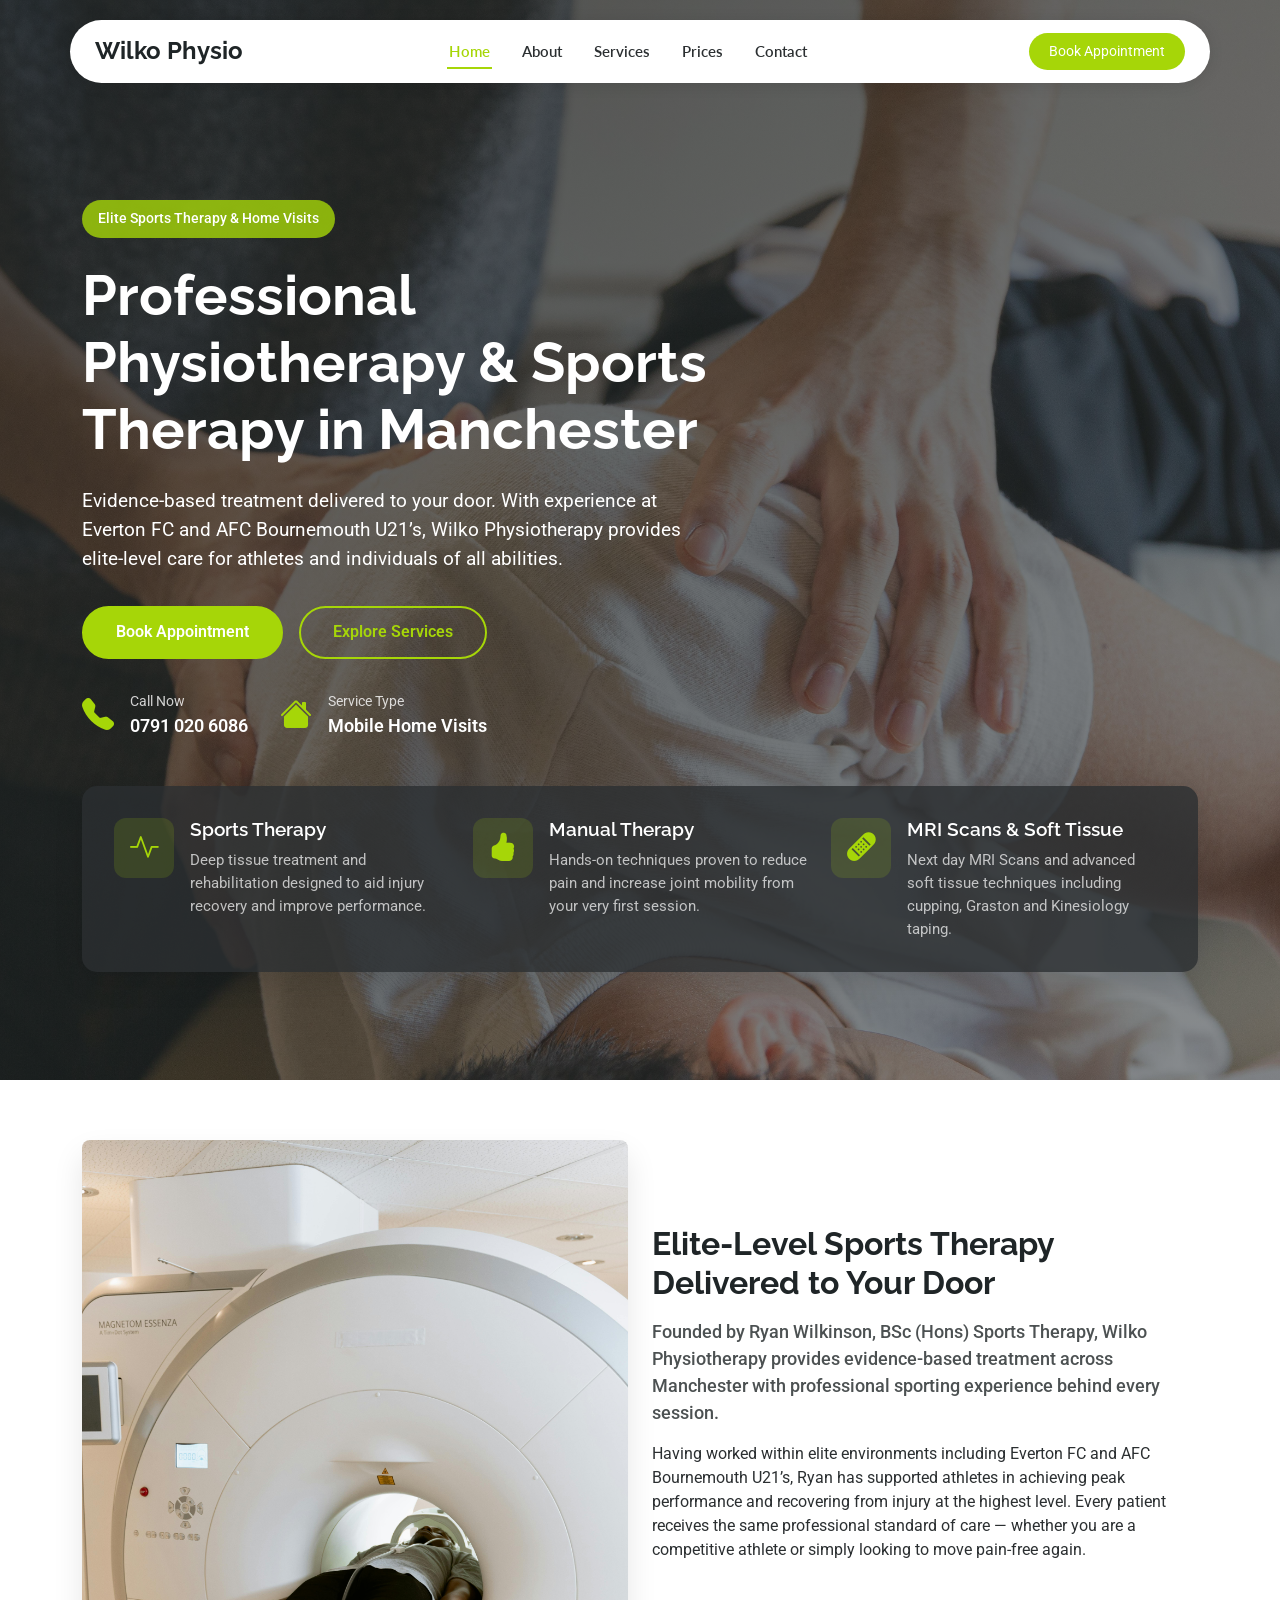
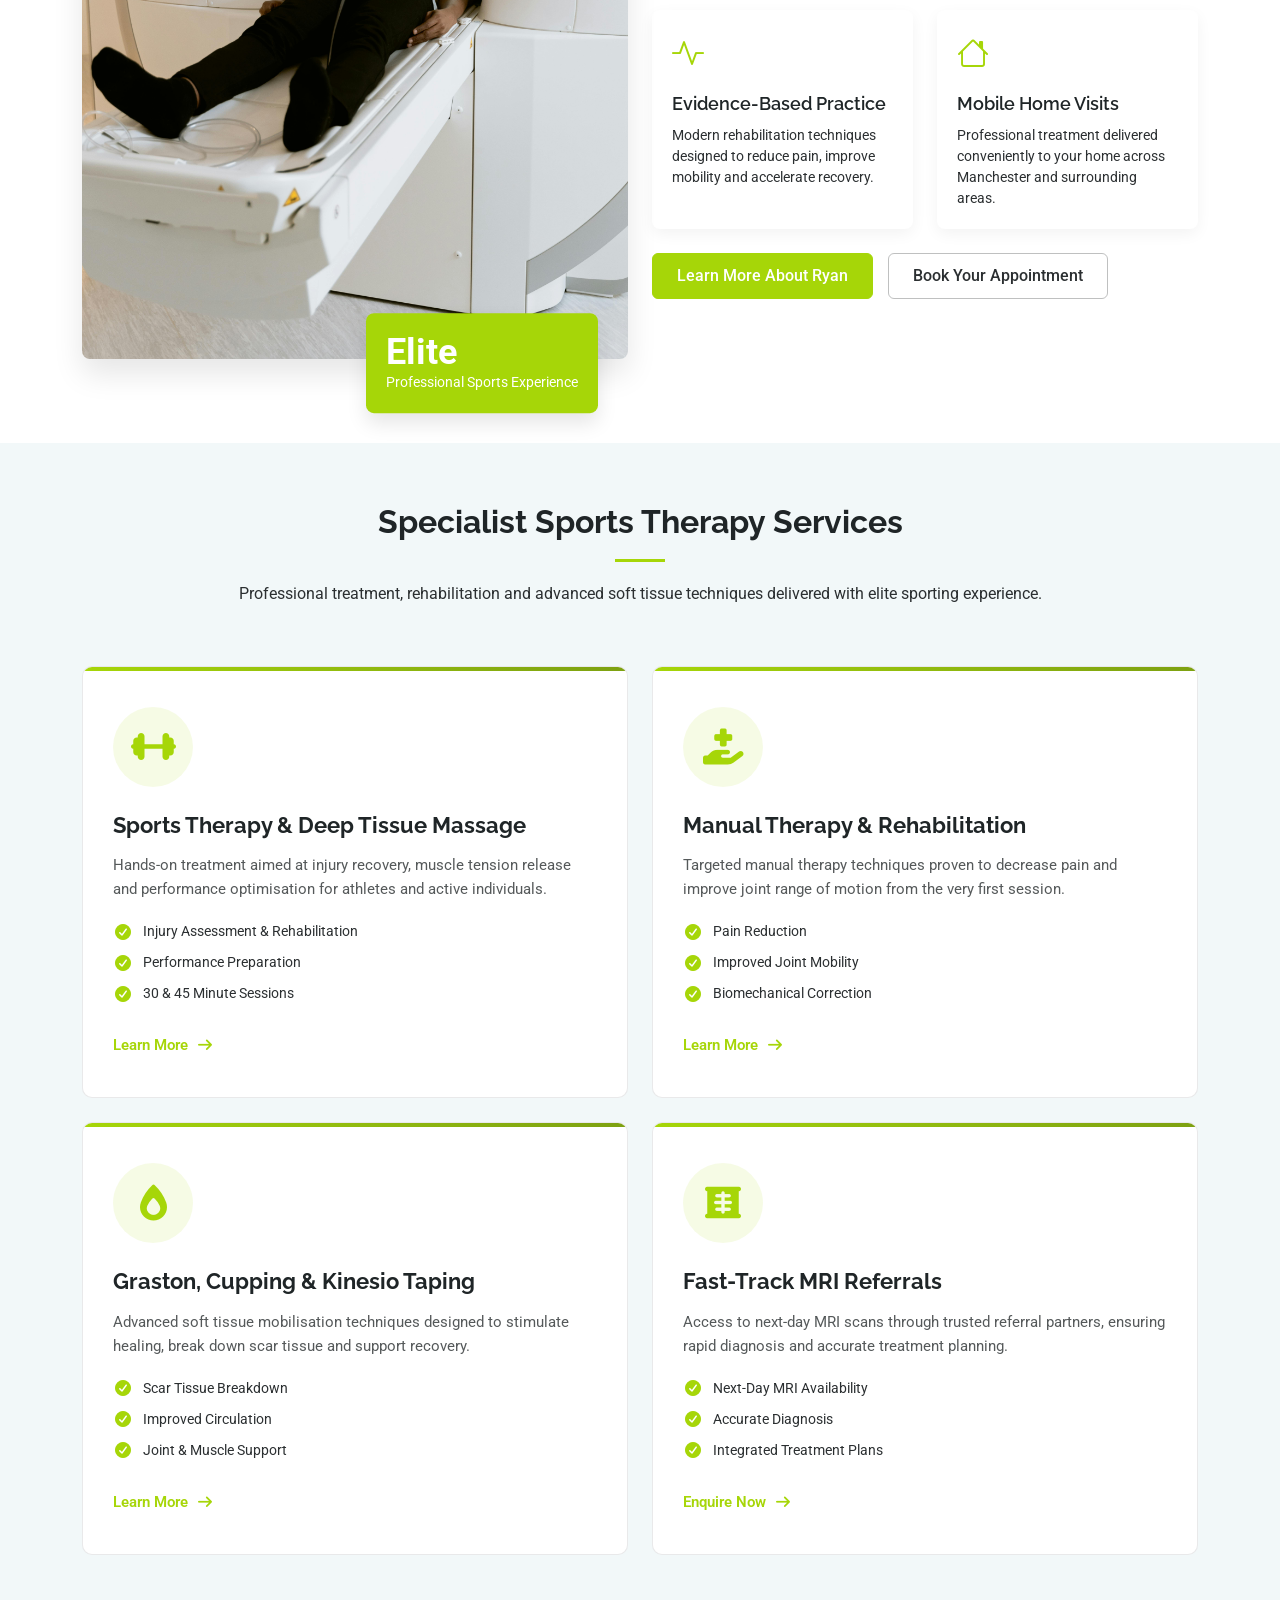
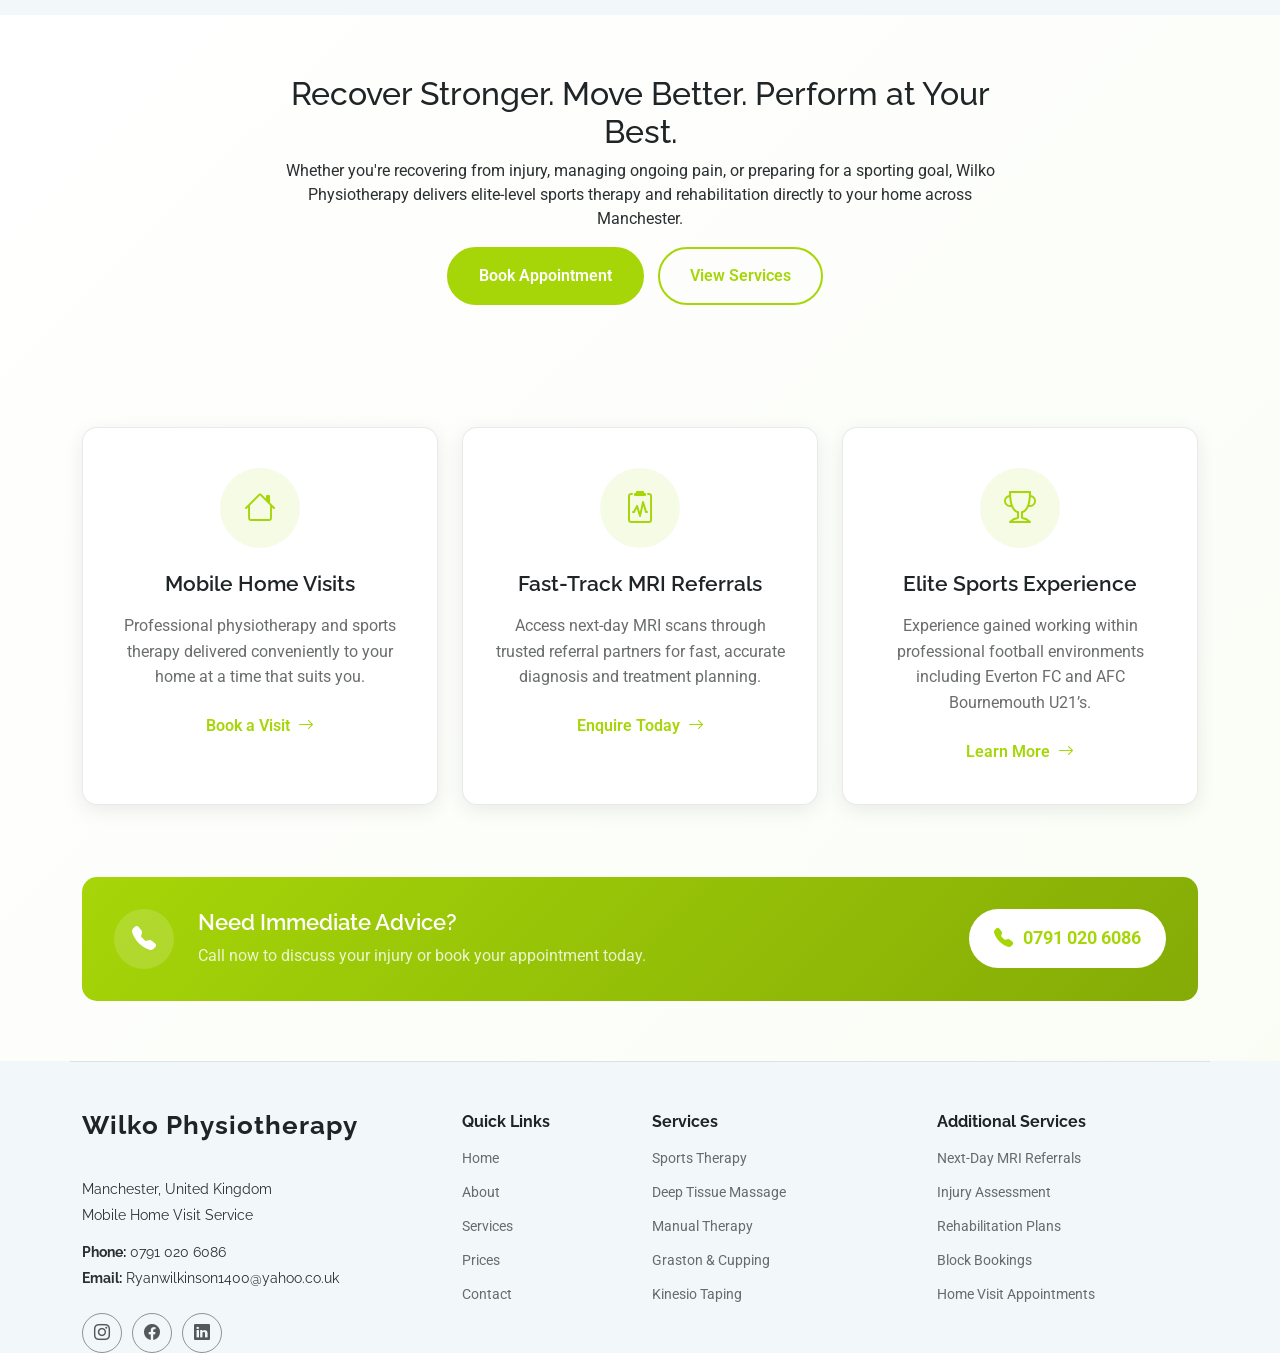
<file: index.html>
<!DOCTYPE html>
<html lang="en">

<head>
  <meta charset="utf-8">
  <meta content="width=device-width, initial-scale=1.0" name="viewport">
  <title>Wilko Physiotherapy & Sports Medicine | Manchester</title>
  <meta name="description" content="Wilko Physiotherapy & Sports Medicine provides professional sports therapy, manual therapy, massage and rehabilitation services across Manchester. Elite-level care delivered to your home.">
  <meta name="keywords" content="Physiotherapy Manchester, Sports Therapy Manchester, Sports Massage, Manual Therapy, Home Visit Physio, Graston Technique, Kinesio Taping">

  <!-- Favicons -->
  <link href="assets/img/favicon.png" rel="icon">
  <link href="assets/img/apple-touch-icon.png" rel="apple-touch-icon">

  <!-- Fonts -->
  <link href="https://fonts.googleapis.com" rel="preconnect">
  <link href="https://fonts.gstatic.com" rel="preconnect" crossorigin>
  <link href="https://fonts.googleapis.com/css2?family=Roboto:ital,wght@0,100;0,300;0,400;0,500;0,700;0,900;1,100;1,300;1,400;1,500;1,700;1,900&family=Lato:ital,wght@0,100;0,300;0,400;0,700;0,900;1,100;1,300;1,400;1,700;1,900&family=Raleway:ital,wght@0,100;0,200;0,300;0,400;0,500;0,600;0,700;0,800;0,900;1,100;1,200;1,300;1,400;1,500;1,600;1,700;1,800;1,900&display=swap" rel="stylesheet">

  <!-- Vendor CSS Files -->
  <link href="assets/vendor/bootstrap/css/bootstrap.min.css" rel="stylesheet">
  <link href="assets/vendor/bootstrap-icons/bootstrap-icons.css" rel="stylesheet">
  <link href="assets/vendor/aos/aos.css" rel="stylesheet">
  <link href="assets/vendor/fontawesome-free/css/all.min.css" rel="stylesheet">
  <link href="assets/vendor/swiper/swiper-bundle.min.css" rel="stylesheet">
  <link href="assets/vendor/glightbox/css/glightbox.min.css" rel="stylesheet">

  <!-- Main CSS File -->
  <link href="assets/css/main.css" rel="stylesheet">
</head>

<body class="index-page">

  <header id="header" class="header d-flex align-items-center fixed-top">
    <div class="header-container container-fluid container-xl position-relative d-flex align-items-center justify-content-between">

      <a href="index.html" class="logo d-flex align-items-center me-auto me-xl-0">
        <!-- Optional: Replace SVG with logo image -->
        <!-- <img src="assets/img/wilko-logo.png" alt="Wilko Physiotherapy Logo"> -->

        <h1 class="sitename">Wilko Physio</h1>
      </a>

      <nav id="navmenu" class="navmenu">
        <ul>
          <li><a href="index.html" class="active">Home</a></li>
          <li><a href="about.html">About</a></li>
          <li><a href="services.html">Services</a></li>
          <li><a href="prices.html">Prices</a></li>
          <li><a href="contact.html">Contact</a></li>
        </ul>
        <i class="mobile-nav-toggle d-xl-none bi bi-list"></i>
      </nav>

      <a class="btn-getstarted" href="contact.html">Book Appointment</a>

    </div>
  </header>

  <main class="main">

 <!-- Hero Section -->
<section id="hero" class="hero section dark-background">
  <div class="container-fluid p-0">
    <div class="hero-wrapper">
      <div class="hero-image">
        <img src="assets/img/gallery/physiopherapy.jpg" alt="Wilko Physiotherapy and Sports Medicine" class="img-fluid">
      </div>

      <div class="hero-content">
        <div class="container">
          <div class="row">
            <div class="col-lg-7 col-md-10" data-aos="fade-right" data-aos-delay="100">
              <div class="content-box">
                <span class="badge-accent" data-aos="fade-up" data-aos-delay="150">Elite Sports Therapy & Home Visits</span>
                <h1 data-aos="fade-up" data-aos-delay="200">Professional Physiotherapy & Sports Therapy in Manchester</h1>
                <p data-aos="fade-up" data-aos-delay="250">
                  Evidence-based treatment delivered to your door. With experience at Everton FC and AFC Bournemouth U21’s, Wilko Physiotherapy provides elite-level care for athletes and individuals of all abilities.
                </p>

                <div class="cta-group" data-aos="fade-up" data-aos-delay="300">
                  <a href="contact.html" class="btn btn-primary">Book Appointment</a>
                  <a href="services.html" class="btn btn-outline">Explore Services</a>
                </div>

                <div class="info-badges" data-aos="fade-up" data-aos-delay="350">
                  <div class="badge-item">
                    <i class="bi bi-telephone-fill"></i>
                    <div class="badge-content">
                      <span>Call Now</span>
                      <strong>0791 020 6086</strong>
                    </div>
                  </div>
                  <div class="badge-item">
                    <i class="bi bi-house-fill"></i>
                    <div class="badge-content">
                      <span>Service Type</span>
                      <strong>Mobile Home Visits</strong>
                    </div>
                  </div>
                </div>
              </div>
            </div>
          </div>

          <div class="features-wrapper">
            <div class="row gy-4">

              <div class="col-lg-4">
                <div class="feature-item" data-aos="fade-up" data-aos-delay="450">
                  <div class="feature-icon">
                    <i class="bi bi-activity"></i>
                  </div>
                  <div class="feature-text">
                    <h3>Sports Therapy</h3>
                    <p>Deep tissue treatment and rehabilitation designed to aid injury recovery and improve performance.</p>
                  </div>
                </div>
              </div>

              <div class="col-lg-4">
                <div class="feature-item" data-aos="fade-up" data-aos-delay="500">
                  <div class="feature-icon">
                    <i class="bi bi-hand-thumbs-up-fill"></i>
                  </div>
                  <div class="feature-text">
                    <h3>Manual Therapy</h3>
                    <p>Hands-on techniques proven to reduce pain and increase joint mobility from your very first session.</p>
                  </div>
                </div>
              </div>

              <div class="col-lg-4">
                <div class="feature-item" data-aos="fade-up" data-aos-delay="550">
                  <div class="feature-icon">
                    <i class="bi bi-bandaid-fill"></i>
                  </div>
                  <div class="feature-text">
                    <h3>MRI Scans & Soft Tissue</h3>
                    <p>Next day MRI Scans and advanced soft tissue techniques including cupping, Graston and Kinesiology taping.</p>
                  </div>
                </div>
              </div>

            </div>
          </div>

        </div>
      </div>
    </div>
  </div>
</section><!-- /Hero Section -->

    <!-- Home About Section --> 
<section id="home-about" class="home-about section">

  <div class="container" data-aos="fade-up" data-aos-delay="100">

    <div class="row gy-5 align-items-center">
      <div class="col-lg-6" data-aos="fade-right" data-aos-delay="200">
        <div class="about-image">
          <img src="assets/img/gallery/mri-scan.jpg" alt="Wilko Physiotherapy Treatment" class="img-fluid rounded-3 mb-4">
          <div class="experience-badge">
            <span class="years">Elite</span>
            <span class="text">Professional Sports Experience</span>
          </div>
        </div>
      </div>

      <div class="col-lg-6" data-aos="fade-left" data-aos-delay="300">
        <div class="about-content">
          <h2>Elite-Level Sports Therapy Delivered to Your Door</h2>
          <p class="lead">
            Founded by Ryan Wilkinson, BSc (Hons) Sports Therapy, Wilko Physiotherapy provides evidence-based treatment across Manchester with professional sporting experience behind every session.
          </p>

          <p>
            Having worked within elite environments including Everton FC and AFC Bournemouth U21’s, Ryan has supported athletes in achieving peak performance and recovering from injury at the highest level. Every patient receives the same professional standard of care — whether you are a competitive athlete or simply looking to move pain-free again.
          </p>

          <div class="row g-4 mt-4">
            <div class="col-md-6" data-aos="fade-up" data-aos-delay="400">
              <div class="feature-item">
                <div class="icon">
                  <i class="bi bi-activity"></i>
                </div>
                <h4>Evidence-Based Practice</h4>
                <p>Modern rehabilitation techniques designed to reduce pain, improve mobility and accelerate recovery.</p>
              </div>
            </div>

            <div class="col-md-6" data-aos="fade-up" data-aos-delay="500">
              <div class="feature-item">
                <div class="icon">
                  <i class="bi bi-house"></i>
                </div>
                <h4>Mobile Home Visits</h4>
                <p>Professional treatment delivered conveniently to your home across Manchester and surrounding areas.</p>
              </div>
            </div>
          </div>

          <div class="cta-wrapper mt-4">
            <a href="about.html" class="btn btn-primary">Learn More About Ryan</a>
            <a href="contact.html" class="btn btn-outline">Book Your Appointment</a>
          </div>
        </div>
      </div>
    </div>

</section><!-- /Home About Section -->

   <!-- Featured Services Section -->
<section id="featured-services" class="featured-services section light-background">

  <!-- Section Title -->
  <div class="container section-title" data-aos="fade-up">
    <h2>Specialist Sports Therapy Services</h2>
    <p>Professional treatment, rehabilitation and advanced soft tissue techniques delivered with elite sporting experience.</p>
  </div><!-- End Section Title -->

  <div class="container" data-aos="fade-up" data-aos-delay="100">

    <div class="row gy-4">

      <div class="col-lg-6" data-aos="fade-up" data-aos-delay="200">
        <div class="service-card">
          <div class="service-icon">
            <i class="fas fa-dumbbell"></i>
          </div>
          <div class="service-content">
            <h3>Sports Therapy & Deep Tissue Massage</h3>
            <p>Hands-on treatment aimed at injury recovery, muscle tension release and performance optimisation for athletes and active individuals.</p>
            <ul class="service-features">
              <li><i class="fas fa-check-circle"></i>Injury Assessment & Rehabilitation</li>
              <li><i class="fas fa-check-circle"></i>Performance Preparation</li>
              <li><i class="fas fa-check-circle"></i>30 & 45 Minute Sessions</li>
            </ul>
            <a href="services.html" class="service-btn">
              Learn More
              <i class="fas fa-arrow-right"></i>
            </a>
          </div>
        </div>
      </div><!-- End Service Card -->

      <div class="col-lg-6" data-aos="fade-up" data-aos-delay="300">
        <div class="service-card">
          <div class="service-icon">
            <i class="fas fa-hand-holding-medical"></i>
          </div>
          <div class="service-content">
            <h3>Manual Therapy & Rehabilitation</h3>
            <p>Targeted manual therapy techniques proven to decrease pain and improve joint range of motion from the very first session.</p>
            <ul class="service-features">
              <li><i class="fas fa-check-circle"></i>Pain Reduction</li>
              <li><i class="fas fa-check-circle"></i>Improved Joint Mobility</li>
              <li><i class="fas fa-check-circle"></i>Biomechanical Correction</li>
            </ul>
            <a href="services.html" class="service-btn">
              Learn More
              <i class="fas fa-arrow-right"></i>
            </a>
          </div>
        </div>
      </div><!-- End Service Card -->

      <div class="col-lg-6" data-aos="fade-up" data-aos-delay="400">
        <div class="service-card">
          <div class="service-icon">
            <i class="fas fa-burn"></i>
          </div>
          <div class="service-content">
            <h3>Graston, Cupping & Kinesio Taping</h3>
            <p>Advanced soft tissue mobilisation techniques designed to stimulate healing, break down scar tissue and support recovery.</p>
            <ul class="service-features">
              <li><i class="fas fa-check-circle"></i>Scar Tissue Breakdown</li>
              <li><i class="fas fa-check-circle"></i>Improved Circulation</li>
              <li><i class="fas fa-check-circle"></i>Joint & Muscle Support</li>
            </ul>
            <a href="services.html" class="service-btn">
              Learn More
              <i class="fas fa-arrow-right"></i>
            </a>
          </div>
        </div>
      </div><!-- End Service Card -->

      <div class="col-lg-6" data-aos="fade-up" data-aos-delay="500">
        <div class="service-card">
          <div class="service-icon">
            <i class="fas fa-x-ray"></i>
          </div>
          <div class="service-content">
            <h3>Fast-Track MRI Referrals</h3>
            <p>Access to next-day MRI scans through trusted referral partners, ensuring rapid diagnosis and accurate treatment planning.</p>
            <ul class="service-features">
              <li><i class="fas fa-check-circle"></i>Next-Day MRI Availability</li>
              <li><i class="fas fa-check-circle"></i>Accurate Diagnosis</li>
              <li><i class="fas fa-check-circle"></i>Integrated Treatment Plans</li>
            </ul>
            <a href="contact.html" class="service-btn">
              Enquire Now
              <i class="fas fa-arrow-right"></i>
            </a>
          </div>
        </div>
      </div><!-- End Service Card -->

    </div>

  </div>

</section><!-- /Featured Services Section -->

   
  <!-- Call To Action Section -->
<section id="call-to-action" class="call-to-action section">

  <div class="container" data-aos="fade-up" data-aos-delay="100">

    <div class="row justify-content-center">
      <div class="col-lg-8 text-center">
        <h2 data-aos="fade-up" data-aos-delay="200">Recover Stronger. Move Better. Perform at Your Best.</h2>
        <p data-aos="fade-up" data-aos-delay="250">
          Whether you're recovering from injury, managing ongoing pain, or preparing for a sporting goal, Wilko Physiotherapy delivers elite-level sports therapy and rehabilitation directly to your home across Manchester.
        </p>

        <div class="cta-buttons" data-aos="fade-up" data-aos-delay="300">
          <a href="contact.html" class="btn-primary">Book Appointment</a>
          <a href="services.html" class="btn-secondary">View Services</a>
        </div>
      </div>
    </div>

    <div class="row features-row" data-aos="fade-up" data-aos-delay="400">

      <div class="col-lg-4 col-md-6 mb-4">
        <div class="feature-card">
          <div class="icon-wrapper">
            <i class="bi bi-house"></i>
          </div>
          <h5>Mobile Home Visits</h5>
          <p>Professional physiotherapy and sports therapy delivered conveniently to your home at a time that suits you.</p>
          <a href="contact.html" class="feature-link">
            <span>Book a Visit</span>
            <i class="bi bi-arrow-right"></i>
          </a>
        </div>
      </div>

      <div class="col-lg-4 col-md-6 mb-4">
        <div class="feature-card">
          <div class="icon-wrapper">
            <i class="bi bi-clipboard2-pulse"></i>
          </div>
          <h5>Fast-Track MRI Referrals</h5>
          <p>Access next-day MRI scans through trusted referral partners for fast, accurate diagnosis and treatment planning.</p>
          <a href="contact.html" class="feature-link">
            <span>Enquire Today</span>
            <i class="bi bi-arrow-right"></i>
          </a>
        </div>
      </div>

      <div class="col-lg-4 col-md-6 mb-4">
        <div class="feature-card">
          <div class="icon-wrapper">
            <i class="bi bi-trophy"></i>
          </div>
          <h5>Elite Sports Experience</h5>
          <p>Experience gained working within professional football environments including Everton FC and AFC Bournemouth U21’s.</p>
          <a href="about.html" class="feature-link">
            <span>Learn More</span>
            <i class="bi bi-arrow-right"></i>
          </a>
        </div>
      </div>

    </div>

    <div class="emergency-alert" data-aos="zoom-in" data-aos-delay="500">
      <div class="row align-items-center">
        <div class="col-lg-8">
          <div class="emergency-content">
            <div class="emergency-icon">
              <i class="bi bi-telephone-fill"></i>
            </div>
            <div class="emergency-text">
              <h4>Need Immediate Advice?</h4>
              <p>Call now to discuss your injury or book your appointment today.</p>
            </div>
          </div>
        </div>
        <div class="col-lg-4 text-end">
          <a href="tel:07910206086" class="emergency-btn">
            <i class="bi bi-telephone-fill"></i>
            0791 020 6086
          </a>
        </div>
      </div>
    </div>

  </div>

</section><!-- /Call To Action Section -->

   
  </main>
<footer id="footer" class="footer position-relative light-background">

  <div class="container footer-top">
    <div class="row gy-4">

      <!-- About / Contact -->
      <div class="col-lg-4 col-md-6 footer-about">
        <a href="index.html" class="logo d-flex align-items-center">
          <span class="sitename">Wilko Physiotherapy</span>
        </a>
        <div class="footer-contact pt-3">
          <p>Manchester, United Kingdom</p>
          <p>Mobile Home Visit Service</p>
          <p class="mt-3"><strong>Phone:</strong> <span>0791 020 6086</span></p>
          <p><strong>Email:</strong> <span>Ryanwilkinson1400@yahoo.co.uk</span></p>
        </div>
        <div class="social-links d-flex mt-4">
          <!-- Add real links when available -->
          <a href="https://www.instagram.com/ryan.wilkinson19/"><i class="bi bi-instagram"></i></a>
          <a href="#"><i class="bi bi-facebook"></i></a>
          <a href="#"><i class="bi bi-linkedin"></i></a>
        </div>
      </div>

      <!-- Quick Links -->
      <div class="col-lg-2 col-md-3 footer-links">
        <h4>Quick Links</h4>
        <ul>
          <li><a href="index.html">Home</a></li>
          <li><a href="about.html">About</a></li>
          <li><a href="services.html">Services</a></li>
          <li><a href="prices.html">Prices</a></li>
          <li><a href="contact.html">Contact</a></li>
        </ul>
      </div>

      <!-- Services -->
      <div class="col-lg-3 col-md-4 footer-links">
        <h4>Services</h4>
        <ul>
          <li><a href="services.html">Sports Therapy</a></li>
          <li><a href="services.html">Deep Tissue Massage</a></li>
          <li><a href="services.html">Manual Therapy</a></li>
          <li><a href="services.html">Graston & Cupping</a></li>
          <li><a href="services.html">Kinesio Taping</a></li>
        </ul>
      </div>

      <!-- MRI & Booking Info -->
      <div class="col-lg-3 col-md-4 footer-links">
        <h4>Additional Services</h4>
        <ul>
          <li><a href="contact.html">Next-Day MRI Referrals</a></li>
          <li><a href="contact.html">Injury Assessment</a></li>
          <li><a href="contact.html">Rehabilitation Plans</a></li>
          <li><a href="contact.html">Block Bookings</a></li>
          <li><a href="contact.html">Home Visit Appointments</a></li>
        </ul>
      </div>

    </div>
  </div>

</footer>

  <!-- Scroll Top -->
  <a href="#" id="scroll-top" class="scroll-top d-flex align-items-center justify-content-center"><i class="bi bi-arrow-up-short"></i></a>

  <!-- Preloader -->
  <div id="preloader"></div>

  <!-- Vendor JS Files -->
  <script src="assets/vendor/bootstrap/js/bootstrap.bundle.min.js"></script>
  <script src="assets/vendor/aos/aos.js"></script>
  <script src="assets/vendor/purecounter/purecounter_vanilla.js"></script>
  <script src="assets/vendor/swiper/swiper-bundle.min.js"></script>
  <script src="assets/vendor/imagesloaded/imagesloaded.pkgd.min.js"></script>
  <script src="assets/vendor/isotope-layout/isotope.pkgd.min.js"></script>
  <script src="assets/vendor/glightbox/js/glightbox.min.js"></script>

  <!-- Main JS File -->
  <script src="assets/js/main.js"></script>

</body>

</html>
</file>
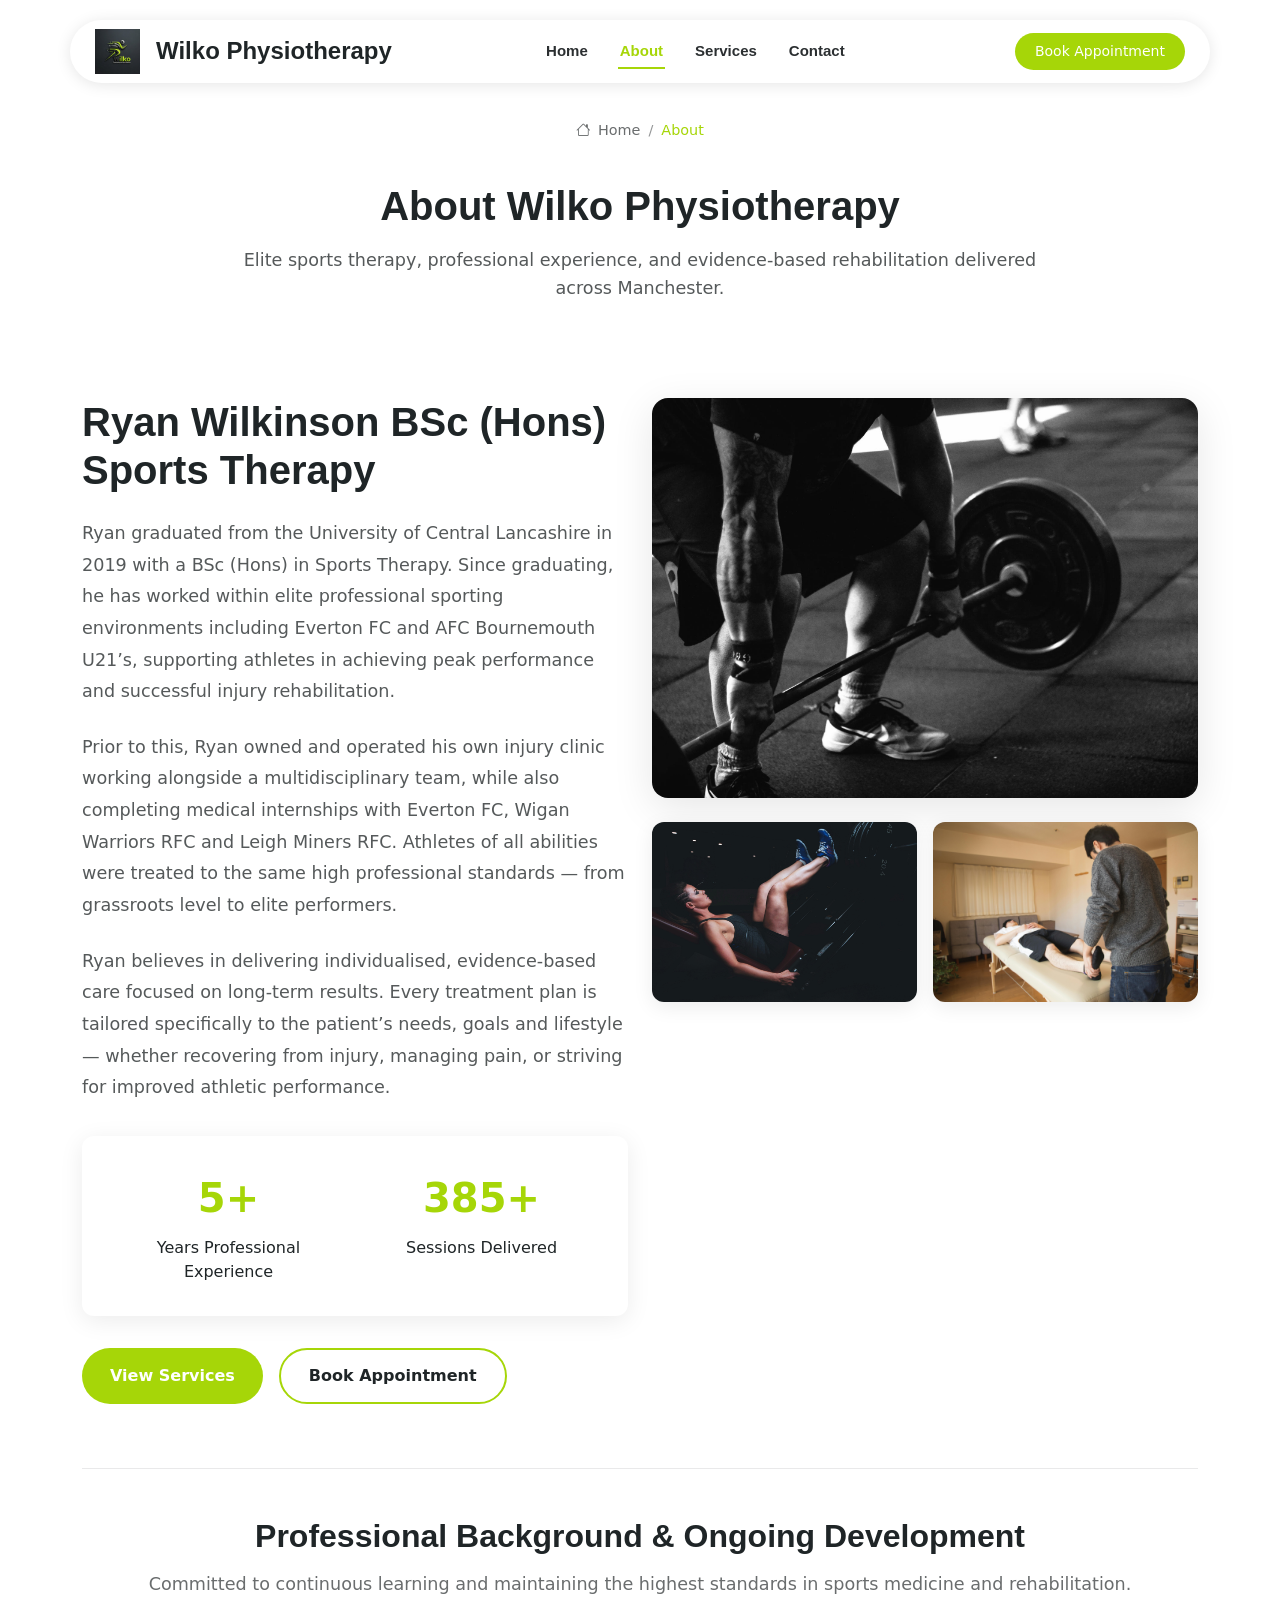
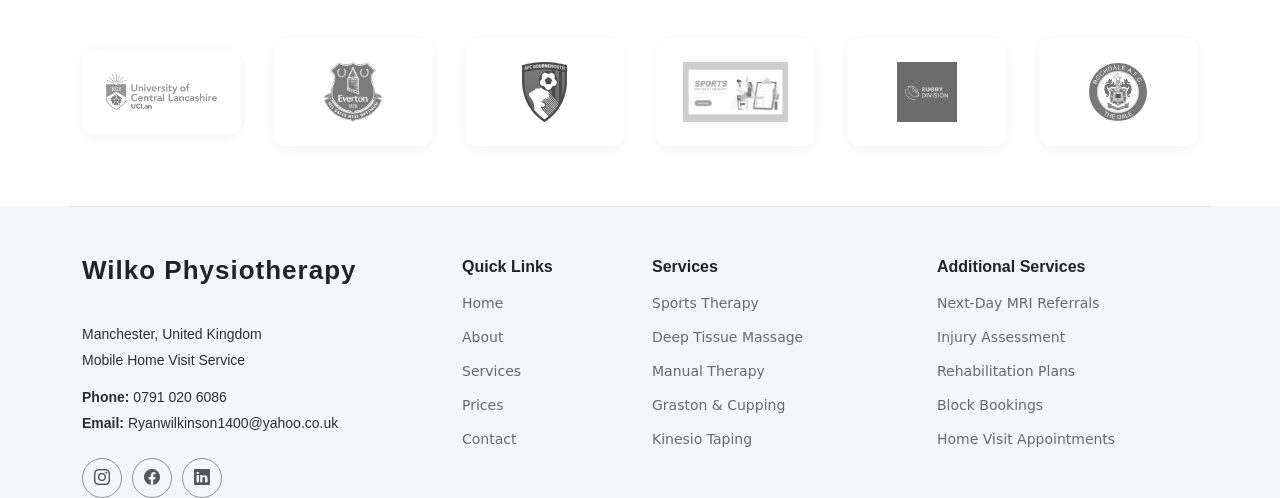
<file: about.html>
<!DOCTYPE html>
<html lang="en">

<head>
  <meta charset="utf-8">
  <meta content="width=device-width, initial-scale=1.0" name="viewport">

  <title>About | Wilko Physiotherapy Manchester</title>
  <meta name="description" content="Learn more about Wilko Physiotherapy in Manchester. Expert sports therapy, injury rehabilitation and performance treatment delivered by Ryan Wilkinson BSc (Hons).">
  <meta name="keywords" content="Sports Therapist Manchester, Physiotherapy Manchester, Injury Rehabilitation, Sports Massage Manchester, Wilko Physiotherapy">

  <!-- Favicons -->
  <link href="assets/img/wilko-favicon.png" rel="icon">
  <link href="assets/img/wilko-apple-touch.png" rel="apple-touch-icon">

  <!-- Google Fonts (Clean + Modern) -->
  <link href="https://fonts.googleapis.com" rel="preconnect">
  <link href="https://fonts.gstatic.com" rel="preconnect" crossorigin>
  <link href="https://fonts.googleapis.com/css2?family=Montserrat:wght@400;500;600;700&family=Inter:wght@300;400;500;600&display=swap" rel="stylesheet">

  <!-- Vendor CSS Files -->
  <link href="assets/vendor/bootstrap/css/bootstrap.min.css" rel="stylesheet">
  <link href="assets/vendor/bootstrap-icons/bootstrap-icons.css" rel="stylesheet">
  <link href="assets/vendor/aos/aos.css" rel="stylesheet">
  <link href="assets/vendor/fontawesome-free/css/all.min.css" rel="stylesheet">
  <link href="assets/vendor/swiper/swiper-bundle.min.css" rel="stylesheet">
  <link href="assets/vendor/glightbox/css/glightbox.min.css" rel="stylesheet">

  <!-- Main CSS File -->
  <link href="assets/css/main.css" rel="stylesheet">

</head>

<body class="about-page">

  <header id="header" class="header d-flex align-items-center fixed-top">
    <div class="header-container container-fluid container-xl position-relative d-flex align-items-center justify-content-between">

      <!-- Logo -->
      <a href="index.html" class="logo d-flex align-items-center me-auto me-xl-0">
        <img src="assets/img/gallery/wilkophysio.jpg" alt="Wilko Physiotherapy Logo" style="max-height: 45px;">
        <h1 class="sitename ms-2">Wilko Physiotherapy</h1>
      </a>

      <!-- Navigation -->
      <nav id="navmenu" class="navmenu">
        <ul>
          <li><a href="index.html">Home</a></li>
          <li><a href="about.html" class="active">About</a></li>
          <li><a href="services.html">Services</a></li>
          <li><a href="contact.html">Contact</a></li>
        </ul>
        <i class="mobile-nav-toggle d-xl-none bi bi-list"></i>
      </nav>

      <!-- CTA Button -->
      <a class="btn-getstarted" href="contact.html">Book Appointment</a>

    </div>
  </header>

  <main class="main">

  <!-- Page Title -->
  <div class="page-title">
    <div class="breadcrumbs">
      <nav aria-label="breadcrumb">
        <ol class="breadcrumb">
          <li class="breadcrumb-item"><a href="index.html"><i class="bi bi-house"></i> Home</a></li>
          <li class="breadcrumb-item active current">About</li>
        </ol>
      </nav>
    </div>

    <div class="title-wrapper">
      <h1>About Wilko Physiotherapy</h1>
      <p>Elite sports therapy, professional experience, and evidence-based rehabilitation delivered across Manchester.</p>
    </div>
  </div><!-- End Page Title -->

  <!-- About Section -->
  <section id="about" class="about section">

    <div class="container" data-aos="fade-up" data-aos-delay="100">

      <div class="row gy-4">
        <div class="col-lg-6">
          <div class="content">
            <h2>Ryan Wilkinson BSc (Hons) Sports Therapy</h2>
            <p>
              Ryan graduated from the University of Central Lancashire in 2019 with a BSc (Hons) in Sports Therapy. Since graduating, he has worked within elite professional sporting environments including Everton FC and AFC Bournemouth U21’s, supporting athletes in achieving peak performance and successful injury rehabilitation.
            </p>
            <p>
              Prior to this, Ryan owned and operated his own injury clinic working alongside a multidisciplinary team, while also completing medical internships with Everton FC, Wigan Warriors RFC and Leigh Miners RFC. Athletes of all abilities were treated to the same high professional standards — from grassroots level to elite performers.
            </p>
            <p>
              Ryan believes in delivering individualised, evidence-based care focused on long-term results. Every treatment plan is tailored specifically to the patient’s needs, goals and lifestyle — whether recovering from injury, managing pain, or striving for improved athletic performance.
            </p>

            <div class="stats-container" data-aos="fade-up" data-aos-delay="200">
              <div class="row gy-4">
                <div class="col-sm-6 col-lg-12 col-xl-6">
                  <div class="stat-item">
                    <div class="stat-number">
                      <span data-purecounter-start="0" data-purecounter-end="6" data-purecounter-duration="1" class="purecounter"></span>+
                    </div>
                    <div class="stat-label">Years Professional Experience</div>
                  </div>
                </div>
                <div class="col-sm-6 col-lg-12 col-xl-6">
                  <div class="stat-item">
                    <div class="stat-number">
                      <span data-purecounter-start="0" data-purecounter-end="1000" data-purecounter-duration="2" class="purecounter"></span>+
                    </div>
                    <div class="stat-label">Sessions Delivered</div>
                  </div>
                </div>
              </div>
            </div>

            <div class="cta-buttons" data-aos="fade-up" data-aos-delay="300">
              <a href="services.html" class="btn-primary">View Services</a>
              <a href="contact.html" class="btn-secondary">Book Appointment</a>
            </div>
          </div>
        </div>

        <div class="col-lg-6">
          <div class="image-section" data-aos="fade-left" data-aos-delay="200">
            <div class="main-image">
              <img src="assets/img/gallery/gymsnatch.jpg" alt="Sports Therapy Consultation" class="img-fluid">
            </div>
            <div class="image-grid">
              <div class="grid-item">
                <img src="assets/img/gallery/legpress.jpg" alt="Rehabilitation Session" class="img-fluid">
              </div>
              <div class="grid-item">
                <img src="assets/img/gallery/massage.jpg" alt="Manual Therapy Treatment" class="img-fluid">
              </div>
            </div>
          </div>
        </div>
      </div>

      <div class="certifications-section" data-aos="fade-up" data-aos-delay="400">
        <div class="row">
          <div class="col-lg-12">
            <div class="section-header">
              <h3>Professional Background & Ongoing Development</h3>
              <p>Committed to continuous learning and maintaining the highest standards in sports medicine and rehabilitation.</p>
            </div>
            <div class="certifications-grid">
              <div class="certification-item">
                <img src="assets/img/gallery/uni-lancashire.png" alt="University of Central Lancashire" class="img-fluid">
              </div>
              <div class="certification-item">
                <img src="assets/img/gallery/everton.png" alt="Everton FC Experience" class="img-fluid">
              </div>
              <div class="certification-item">
                <img src="assets/img/gallery/bournemoth.svg" alt="AFC Bournemouth U21s" class="img-fluid">
              </div>
              <div class="certification-item">
                <img src="assets/img/gallery/8443582.jpg" alt="Rugby Club Experience" class="img-fluid">
              </div>
              <div class="certification-item">
                <img src="assets/img/gallery/v1048-025.jpg" alt="Sports Therapy Qualification" class="img-fluid">
              </div>
              <div class="certification-item">
                <img src="assets/img/gallery/rochdale.svg" alt="Ongoing Professional Development" class="img-fluid">
              </div>
            </div>
          </div>
        </div>
      </div>

    </div>

  </section><!-- /About Section -->

  </main>

 <footer id="footer" class="footer position-relative light-background">

  <div class="container footer-top">
    <div class="row gy-4">

      <!-- About / Contact -->
      <div class="col-lg-4 col-md-6 footer-about">
        <a href="index.html" class="logo d-flex align-items-center">
          <span class="sitename">Wilko Physiotherapy</span>
        </a>
        <div class="footer-contact pt-3">
          <p>Manchester, United Kingdom</p>
          <p>Mobile Home Visit Service</p>
          <p class="mt-3"><strong>Phone:</strong> <span>0791 020 6086</span></p>
          <p><strong>Email:</strong> <span>Ryanwilkinson1400@yahoo.co.uk</span></p>
        </div>
        <div class="social-links d-flex mt-4">
          <!-- Add real links when available -->
          <a href="https://www.instagram.com/ryan.wilkinson19/"><i class="bi bi-instagram"></i></a>
          <a href="#"><i class="bi bi-facebook"></i></a>
          <a href="#"><i class="bi bi-linkedin"></i></a>
        </div>
      </div>

      <!-- Quick Links -->
      <div class="col-lg-2 col-md-3 footer-links">
        <h4>Quick Links</h4>
        <ul>
          <li><a href="index.html">Home</a></li>
          <li><a href="about.html">About</a></li>
          <li><a href="services.html">Services</a></li>
          <li><a href="prices.html">Prices</a></li>
          <li><a href="contact.html">Contact</a></li>
        </ul>
      </div>

      <!-- Services -->
      <div class="col-lg-3 col-md-4 footer-links">
        <h4>Services</h4>
        <ul>
          <li><a href="services.html">Sports Therapy</a></li>
          <li><a href="services.html">Deep Tissue Massage</a></li>
          <li><a href="services.html">Manual Therapy</a></li>
          <li><a href="services.html">Graston & Cupping</a></li>
          <li><a href="services.html">Kinesio Taping</a></li>
        </ul>
      </div>

      <!-- MRI & Booking Info -->
      <div class="col-lg-3 col-md-4 footer-links">
        <h4>Additional Services</h4>
        <ul>
          <li><a href="contact.html">Next-Day MRI Referrals</a></li>
          <li><a href="contact.html">Injury Assessment</a></li>
          <li><a href="contact.html">Rehabilitation Plans</a></li>
          <li><a href="contact.html">Block Bookings</a></li>
          <li><a href="contact.html">Home Visit Appointments</a></li>
        </ul>
      </div>

    </div>
  </div>

</footer>


  <!-- Scroll Top -->
  <a href="#" id="scroll-top" class="scroll-top d-flex align-items-center justify-content-center"><i class="bi bi-arrow-up-short"></i></a>

  <!-- Preloader -->
  <div id="preloader"></div>

  <!-- Vendor JS Files -->
  <script src="assets/vendor/bootstrap/js/bootstrap.bundle.min.js"></script>
  <script src="assets/vendor/aos/aos.js"></script>
  <script src="assets/vendor/purecounter/purecounter_vanilla.js"></script>
  <script src="assets/vendor/swiper/swiper-bundle.min.js"></script>
  <script src="assets/vendor/imagesloaded/imagesloaded.pkgd.min.js"></script>
  <script src="assets/vendor/isotope-layout/isotope.pkgd.min.js"></script>
  <script src="assets/vendor/glightbox/js/glightbox.min.js"></script>

  <!-- Main JS File -->
  <script src="assets/js/main.js"></script>

</body>

</html>
</file>
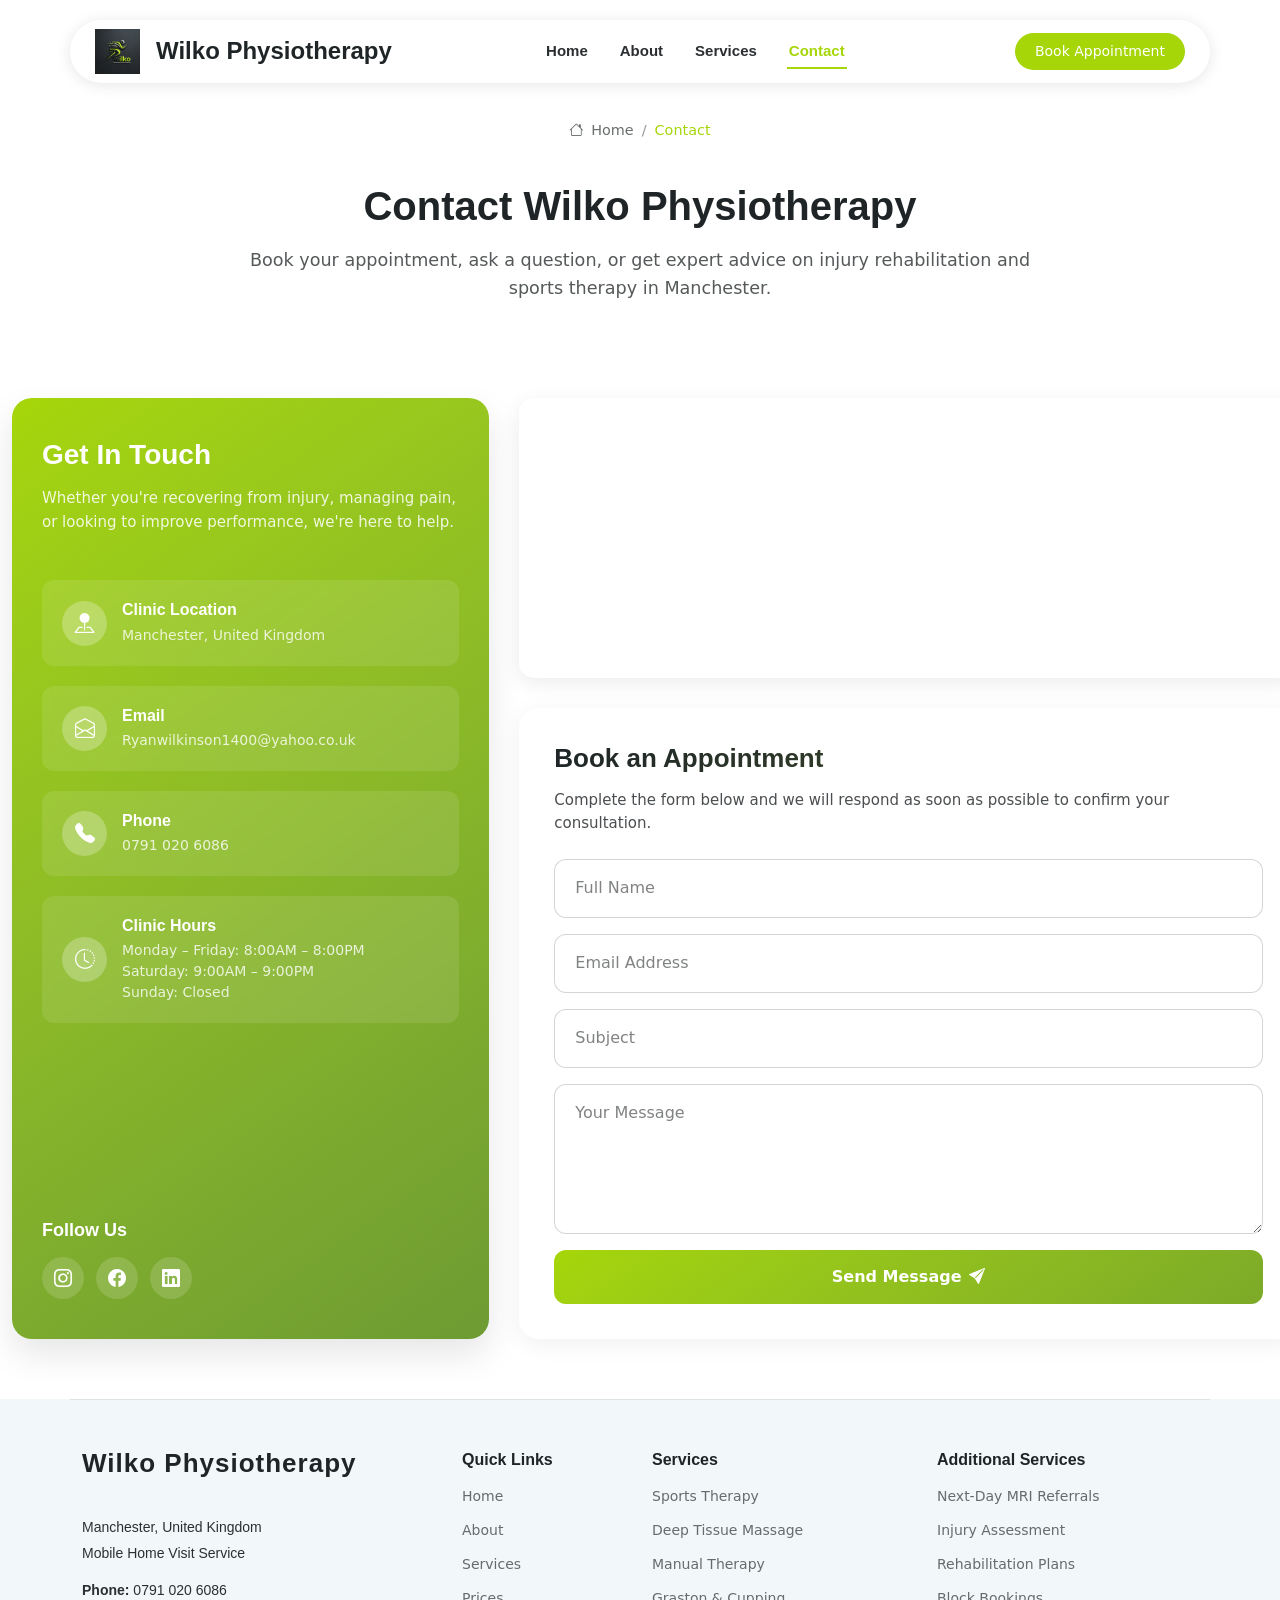
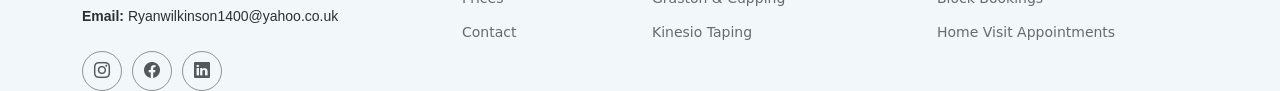
<file: contact.html>
<!DOCTYPE html>
<html lang="en">

<head>
  <meta charset="utf-8">
  <meta content="width=device-width, initial-scale=1.0" name="viewport">

  <title>Contact | Wilko Physiotherapy Manchester</title>
  <meta name="description" content="Contact Wilko Physiotherapy in Manchester to book your sports therapy, injury rehabilitation or sports massage appointment.">
  <meta name="keywords" content="Contact Sports Therapist Manchester, Physiotherapy Manchester, Book Sports Massage Manchester">

  <!-- Favicons -->
  <link href="assets/img/wilko-favicon.png" rel="icon">
  <link href="assets/img/wilko-apple-touch.png" rel="apple-touch-icon">

  <!-- Google Fonts -->
  <link href="https://fonts.googleapis.com" rel="preconnect">
  <link href="https://fonts.gstatic.com" rel="preconnect" crossorigin>
  <link href="https://fonts.googleapis.com/css2?family=Montserrat:wght@400;500;600;700&family=Inter:wght@300;400;500;600&display=swap" rel="stylesheet">

  <!-- Vendor CSS -->
  <link href="assets/vendor/bootstrap/css/bootstrap.min.css" rel="stylesheet">
  <link href="assets/vendor/bootstrap-icons/bootstrap-icons.css" rel="stylesheet">
  <link href="assets/vendor/aos/aos.css" rel="stylesheet">
  <link href="assets/vendor/fontawesome-free/css/all.min.css" rel="stylesheet">
  <link href="assets/vendor/swiper/swiper-bundle.min.css" rel="stylesheet">
  <link href="assets/vendor/glightbox/css/glightbox.min.css" rel="stylesheet">

  <link href="assets/css/main.css" rel="stylesheet">
</head>

<body class="contact-page">

<header id="header" class="header d-flex align-items-center fixed-top">
  <div class="header-container container-fluid container-xl position-relative d-flex align-items-center justify-content-between">

    <!-- Logo -->
    <a href="index.html" class="logo d-flex align-items-center me-auto me-xl-0">
      <img src="assets/img/gallery/wilkophysio.jpg" alt="Wilko Physiotherapy Logo" style="max-height:45px;">
      <h1 class="sitename ms-2">Wilko Physiotherapy</h1>
    </a>

    <!-- Navigation -->
    <nav id="navmenu" class="navmenu">
      <ul>
        <li><a href="index.html">Home</a></li>
        <li><a href="about.html">About</a></li>
        <li><a href="services.html">Services</a></li>
        <li><a href="contact.html" class="active">Contact</a></li>
      </ul>
      <i class="mobile-nav-toggle d-xl-none bi bi-list"></i>
    </nav>

    <a class="btn-getstarted" href="contact.html">Book Appointment</a>

  </div>
</header>

<main class="main">

  <!-- Page Title -->
  <div class="page-title">
    <div class="breadcrumbs">
      <nav aria-label="breadcrumb">
        <ol class="breadcrumb">
          <li class="breadcrumb-item"><a href="index.html"><i class="bi bi-house"></i> Home</a></li>
          <li class="breadcrumb-item active current">Contact</li>
        </ol>
      </nav>
    </div>

    <div class="title-wrapper">
      <h1>Contact Wilko Physiotherapy</h1>
      <p>Book your appointment, ask a question, or get expert advice on injury rehabilitation and sports therapy in Manchester.</p>
    </div>
  </div><!-- End Page Title -->

  <!-- Contact Section -->
  <section id="contact" class="contact section">

    <div class="container">
      <div class="contact-wrapper">
        <div class="contact-info-panel">
          <div class="contact-info-header">
            <h3>Get In Touch</h3>
            <p>Whether you're recovering from injury, managing pain, or looking to improve performance, we're here to help.</p>
          </div>

          <div class="contact-info-cards">

            <!-- Location -->
            <div class="info-card">
              <div class="icon-container">
                <i class="bi bi-pin-map-fill"></i>
              </div>
              <div class="card-content">
                <h4>Clinic Location</h4>
                <p>Manchester, United Kingdom</p>
              </div>
            </div>

            <!-- Email -->
            <div class="info-card">
              <div class="icon-container">
                <i class="bi bi-envelope-open"></i>
              </div>
              <div class="card-content">
                <h4>Email</h4>
                <p>Ryanwilkinson1400@yahoo.co.uk</p>
              </div>
            </div>

            <!-- Phone -->
            <div class="info-card">
              <div class="icon-container">
                <i class="bi bi-telephone-fill"></i>
              </div>
              <div class="card-content">
                <h4>Phone</h4>
                <p>0791 020 6086</p>
              </div>
            </div>

            <!-- Hours -->
            <div class="info-card">
              <div class="icon-container">
                <i class="bi bi-clock-history"></i>
              </div>
              <div class="card-content">
                <h4>Clinic Hours</h4>
                <p>Monday – Friday: 8:00AM – 8:00PM<br>
                   Saturday: 9:00AM – 9:00PM<br>
                   Sunday: Closed</p>
              </div>
            </div>

          </div>

          <!-- Social Links -->
          <div class="social-links-panel">
            <h5>Follow Us</h5>
            <div class="social-icons">
              <a href="Ryanwilkinson1400@yahoo.co.uk"><i class="bi bi-instagram"></i></a>
              <a href="#"><i class="bi bi-facebook"></i></a>
              <a href="#"><i class="bi bi-linkedin"></i></a>
            </div>
          </div>
        </div>

        <div class="contact-form-panel">

          <!-- Map -->
          <div class="map-container">
            <iframe 
              src="https://www.google.com/maps?q=Manchester,+UK&output=embed"
              width="100%" 
              height="100%" 
              style="border:0;" 
              allowfullscreen="" 
              loading="lazy">
            </iframe>
          </div>

          <!-- Form -->
          <div class="form-container">
            <h3>Book an Appointment</h3>
            <p>Complete the form below and we will respond as soon as possible to confirm your consultation.</p>

            <form name="contact"
      method="POST"
      action="/thank-you.html"
      data-netlify="true"
      netlify-honeypot="bot-field">

  <input type="hidden" name="form-name" value="contact">

  <!-- Honeypot spam field -->
  <input type="hidden" name="bot-field">

  <div class="form-floating mb-3">
    <input type="text" class="form-control" id="nameInput" name="name" placeholder="Full Name" required>
    <label for="nameInput">Full Name</label>
  </div>

  <div class="form-floating mb-3">
    <input type="email" class="form-control" id="emailInput" name="email" placeholder="Email Address" required>
    <label for="emailInput">Email Address</label>
  </div>

  <div class="form-floating mb-3">
    <input type="text" class="form-control" id="subjectInput" name="subject" placeholder="Subject" required>
    <label for="subjectInput">Subject</label>
  </div>

  <div class="form-floating mb-3">
    <textarea class="form-control" id="messageInput" name="message" rows="5" placeholder="Your Message" style="height: 150px" required></textarea>
    <label for="messageInput">Your Message</label>
  </div>

  <div class="d-grid">
    <button type="submit" class="btn-submit">
      Send Message <i class="bi bi-send-fill ms-2"></i>
    </button>
  </div>

</form>
          </div>

        </div>
      </div>
    </div>
  </section>

  </main>

 <footer id="footer" class="footer position-relative light-background">

  <div class="container footer-top">
    <div class="row gy-4">

      <!-- About / Contact -->
      <div class="col-lg-4 col-md-6 footer-about">
        <a href="index.html" class="logo d-flex align-items-center">
          <span class="sitename">Wilko Physiotherapy</span>
        </a>
        <div class="footer-contact pt-3">
          <p>Manchester, United Kingdom</p>
          <p>Mobile Home Visit Service</p>
          <p class="mt-3"><strong>Phone:</strong> <span>0791 020 6086</span></p>
          <p><strong>Email:</strong> <span>Ryanwilkinson1400@yahoo.co.uk</span></p>
        </div>
        <div class="social-links d-flex mt-4">
          <!-- Add real links when available -->
          <a href="https://www.instagram.com/ryan.wilkinson19/"><i class="bi bi-instagram"></i></a>
          <a href="#"><i class="bi bi-facebook"></i></a>
          <a href="#"><i class="bi bi-linkedin"></i></a>
        </div>
      </div>

      <!-- Quick Links -->
      <div class="col-lg-2 col-md-3 footer-links">
        <h4>Quick Links</h4>
        <ul>
          <li><a href="index.html">Home</a></li>
          <li><a href="about.html">About</a></li>
          <li><a href="services.html">Services</a></li>
          <li><a href="prices.html">Prices</a></li>
          <li><a href="contact.html">Contact</a></li>
        </ul>
      </div>

      <!-- Services -->
      <div class="col-lg-3 col-md-4 footer-links">
        <h4>Services</h4>
        <ul>
          <li><a href="services.html">Sports Therapy</a></li>
          <li><a href="services.html">Deep Tissue Massage</a></li>
          <li><a href="services.html">Manual Therapy</a></li>
          <li><a href="services.html">Graston & Cupping</a></li>
          <li><a href="services.html">Kinesio Taping</a></li>
        </ul>
      </div>

      <!-- MRI & Booking Info -->
      <div class="col-lg-3 col-md-4 footer-links">
        <h4>Additional Services</h4>
        <ul>
          <li><a href="contact.html">Next-Day MRI Referrals</a></li>
          <li><a href="contact.html">Injury Assessment</a></li>
          <li><a href="contact.html">Rehabilitation Plans</a></li>
          <li><a href="contact.html">Block Bookings</a></li>
          <li><a href="contact.html">Home Visit Appointments</a></li>
        </ul>
      </div>

    </div>
  </div>

</footer>


  <!-- Scroll Top -->
  <a href="#" id="scroll-top" class="scroll-top d-flex align-items-center justify-content-center"><i class="bi bi-arrow-up-short"></i></a>

  <!-- Preloader -->
  <div id="preloader"></div>

  <!-- Vendor JS Files -->
  <script src="assets/vendor/bootstrap/js/bootstrap.bundle.min.js"></script>
  <script src="assets/vendor/aos/aos.js"></script>
  <script src="assets/vendor/purecounter/purecounter_vanilla.js"></script>
  <script src="assets/vendor/swiper/swiper-bundle.min.js"></script>
  <script src="assets/vendor/imagesloaded/imagesloaded.pkgd.min.js"></script>
  <script src="assets/vendor/isotope-layout/isotope.pkgd.min.js"></script>
  <script src="assets/vendor/glightbox/js/glightbox.min.js"></script>

  <!-- Main JS File -->
  <script src="assets/js/main.js"></script>

</body>

</html>
</file>
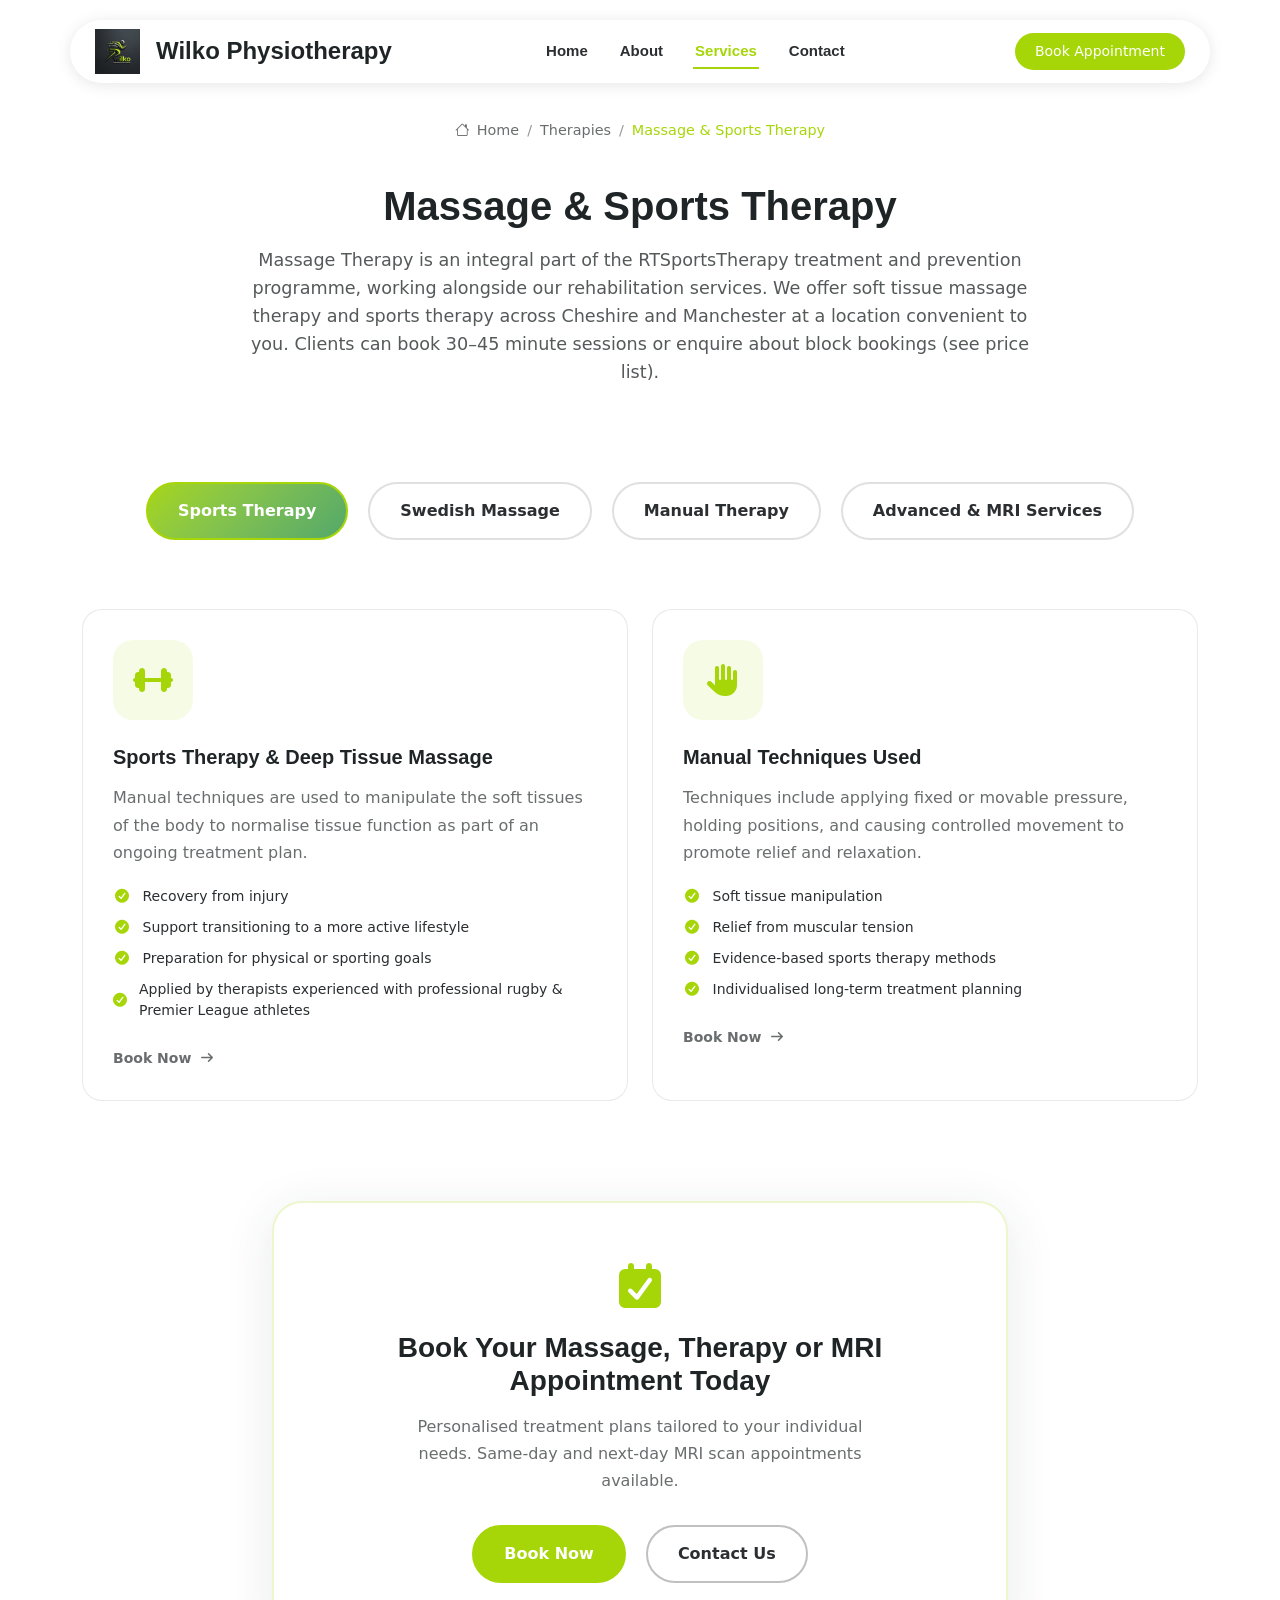
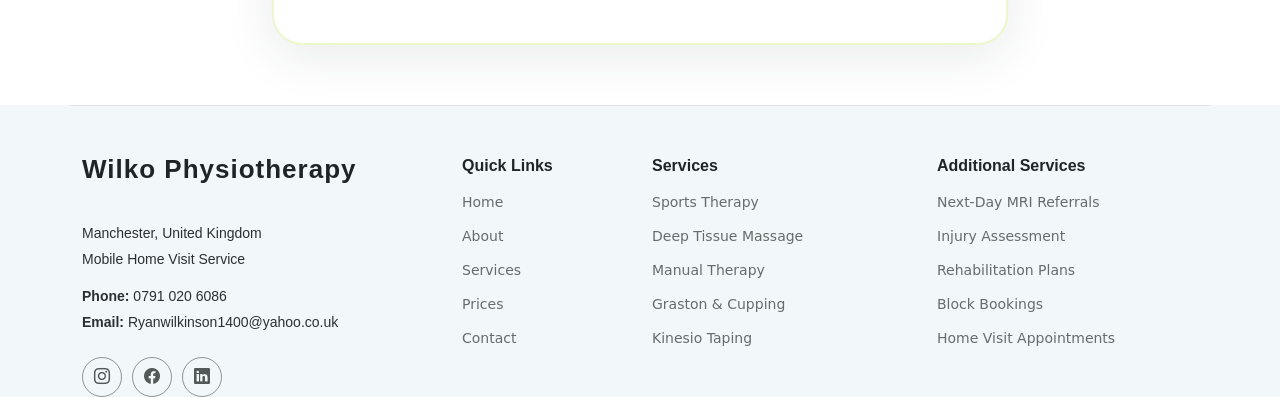
<file: services.html>
<!DOCTYPE html>
<html lang="en">

<head>
  <meta charset="utf-8">
  <meta content="width=device-width, initial-scale=1.0" name="viewport">

  <title>Services | Wilko Physiotherapy Manchester</title>
  <meta name="description" content="Explore the services offered at Wilko Physiotherapy including injury rehabilitation, sports massage, performance therapy and personalised treatment plans in Manchester.">
  <meta name="keywords" content="Sports Therapy Manchester, Injury Rehab Manchester, Sports Massage Manchester, Physiotherapy Services">

  <!-- Favicons -->
  <link href="assets/img/wilko-favicon.png" rel="icon">
  <link href="assets/img/wilko-apple-touch.png" rel="apple-touch-icon">

  <!-- Google Fonts -->
  <link href="https://fonts.googleapis.com" rel="preconnect">
  <link href="https://fonts.gstatic.com" rel="preconnect" crossorigin>
  <link href="https://fonts.googleapis.com/css2?family=Montserrat:wght@400;500;600;700&family=Inter:wght@300;400;500;600&display=swap" rel="stylesheet">

  <!-- Vendor CSS -->
  <link href="assets/vendor/bootstrap/css/bootstrap.min.css" rel="stylesheet">
  <link href="assets/vendor/bootstrap-icons/bootstrap-icons.css" rel="stylesheet">
  <link href="assets/vendor/aos/aos.css" rel="stylesheet">
  <link href="assets/vendor/fontawesome-free/css/all.min.css" rel="stylesheet">
  <link href="assets/vendor/swiper/swiper-bundle.min.css" rel="stylesheet">
  <link href="assets/vendor/glightbox/css/glightbox.min.css" rel="stylesheet">

  <link href="assets/css/main.css" rel="stylesheet">
</head>

<body class="services-page">

<header id="header" class="header d-flex align-items-center fixed-top">
  <div class="header-container container-fluid container-xl position-relative d-flex align-items-center justify-content-between">

    <!-- Logo -->
    <a href="index.html" class="logo d-flex align-items-center me-auto me-xl-0">
      <img src="assets/img/gallery/wilkophysio.jpg" alt="Wilko Physiotherapy Logo" style="max-height:45px;">
      <h1 class="sitename ms-2">Wilko Physiotherapy</h1>
    </a>

    <!-- Navigation -->
    <nav id="navmenu" class="navmenu">
      <ul>
        <li><a href="index.html">Home</a></li>
        <li><a href="about.html">About</a></li>
        <li><a href="services.html" class="active">Services</a></li>
        <li><a href="contact.html">Contact</a></li>
      </ul>
      <i class="mobile-nav-toggle d-xl-none bi bi-list"></i>
    </nav>

    <a class="btn-getstarted" href="contact.html">Book Appointment</a>

  </div>
</header>

  <main class="main">

  <!-- Page Title -->
  <div class="page-title">
    <div class="breadcrumbs">
      <nav aria-label="breadcrumb">
        <ol class="breadcrumb">
          <li class="breadcrumb-item"><a href="#"><i class="bi bi-house"></i> Home</a></li>
          <li class="breadcrumb-item"><a href="#">Therapies</a></li>
          <li class="breadcrumb-item active current">Massage & Sports Therapy</li>
        </ol>
      </nav>
    </div>

    <div class="title-wrapper">
      <h1>Massage & Sports Therapy</h1>
      <p>
        Massage Therapy is an integral part of the RTSportsTherapy treatment and prevention programme, working alongside our rehabilitation services. We offer soft tissue massage therapy and sports therapy across Cheshire and Manchester at a location convenient to you. Clients can book 30–45 minute sessions or enquire about block bookings (see price list).
      </p>
    </div>
  </div>

  <!-- Services Section -->
  <section id="services" class="services section">

    <div class="container" data-aos="fade-up" data-aos-delay="100">

      <div class="services-tabs">
        <ul class="nav nav-tabs" role="tablist" data-aos="fade-up" data-aos-delay="200">
          <li class="nav-item" role="presentation">
            <button class="nav-link active" id="services-primary-tab" data-bs-toggle="tab" data-bs-target="#services-primary" type="button" role="tab">Sports Therapy</button>
          </li>
          <li class="nav-item" role="presentation">
            <button class="nav-link" id="services-specialty-tab" data-bs-toggle="tab" data-bs-target="#services-specialty" type="button" role="tab">Swedish Massage</button>
          </li>
          <li class="nav-item" role="presentation">
            <button class="nav-link" id="services-diagnostics-tab" data-bs-toggle="tab" data-bs-target="#services-diagnostics" type="button" role="tab">Manual Therapy</button>
          </li>
          <li class="nav-item" role="presentation">
            <button class="nav-link" id="services-emergency-tab" data-bs-toggle="tab" data-bs-target="#services-emergency" type="button" role="tab">Advanced & MRI Services</button>
          </li>
        </ul>

        <div class="tab-content" data-aos="fade-up" data-aos-delay="300">

          <!-- Sports Therapy -->
          <div class="tab-pane fade show active" id="services-primary" role="tabpanel">
            <div class="row g-4">
              <div class="col-lg-6">
                <div class="service-item">
                  <div class="service-icon-wrapper">
                    <i class="fa fa-dumbbell"></i>
                  </div>
                  <div class="service-details">
                    <h5>Sports Therapy & Deep Tissue Massage</h5>
                    <p>
                      Manual techniques are used to manipulate the soft tissues of the body to normalise tissue function as part of an ongoing treatment plan.
                    </p>
                    <ul class="service-benefits">
                      <li><i class="fa fa-check-circle"></i>Recovery from injury</li>
                      <li><i class="fa fa-check-circle"></i>Support transitioning to a more active lifestyle</li>
                      <li><i class="fa fa-check-circle"></i>Preparation for physical or sporting goals</li>
                      <li><i class="fa fa-check-circle"></i>Applied by therapists experienced with professional rugby & Premier League athletes</li>
                    </ul>
                    <a href="contact.html" class="service-link">
                      <span>Book Now</span>
                      <i class="fa fa-arrow-right"></i>
                    </a>
                  </div>
                </div>
              </div>

              <div class="col-lg-6">
                <div class="service-item">
                  <div class="service-icon-wrapper">
                    <i class="fa fa-hand-paper"></i>
                  </div>
                  <div class="service-details">
                    <h5>Manual Techniques Used</h5>
                    <p>
                      Techniques include applying fixed or movable pressure, holding positions, and causing controlled movement to promote relief and relaxation.
                    </p>
                    <ul class="service-benefits">
                      <li><i class="fa fa-check-circle"></i>Soft tissue manipulation</li>
                      <li><i class="fa fa-check-circle"></i>Relief from muscular tension</li>
                      <li><i class="fa fa-check-circle"></i>Evidence-based sports therapy methods</li>
                      <li><i class="fa fa-check-circle"></i>Individualised long-term treatment planning</li>
                    </ul>
                    <a href="contact.html" class="service-link">
                      <span>Book Now</span>
                      <i class="fa fa-arrow-right"></i>
                    </a>
                  </div>
                </div>
              </div>
            </div>
          </div>

          <!-- Swedish Massage -->
          <div class="tab-pane fade" id="services-specialty" role="tabpanel">
            <div class="row g-4">
              <div class="col-lg-6">
                <div class="service-item featured">
                  <div class="service-icon-wrapper">
                    <i class="fa fa-spa"></i>
                  </div>
                  <div class="service-details">
                    <h5>Swedish Massage</h5>
                    <p>
                      A gentle massage technique designed to promote relaxation and release muscle tension. Ideal for stress relief and overall wellbeing.
                    </p>
                    <ul class="service-benefits">
                      <li><i class="fa fa-check-circle"></i>Lower back relief</li>
                      <li><i class="fa fa-check-circle"></i>Shoulder and neck tension release</li>
                      <li><i class="fa fa-check-circle"></i>Improved circulation & lymphatic drainage</li>
                      <li><i class="fa fa-check-circle"></i>Kneading, long strokes & passive joint movements</li>
                    </ul>
                    <a href="contact.html" class="service-link">
                      <span>Book Now</span>
                      <i class="fa fa-arrow-right"></i>
                    </a>
                  </div>
                </div>
              </div>
            </div>
          </div>

          <!-- Manual Therapy -->
          <div class="tab-pane fade" id="services-diagnostics" role="tabpanel">
            <div class="row g-4">
              <div class="col-lg-6">
                <div class="service-item">
                  <div class="service-icon-wrapper">
                    <i class="fa fa-hand-rock"></i>
                  </div>
                  <div class="service-details">
                    <h5>Manual Therapy</h5>
                    <p>
                      Skilled passive movements applied by a Sports Therapist to target anatomical structures and create beneficial changes in pain and mobility.
                    </p>
                    <ul class="service-benefits">
                      <li><i class="fa fa-check-circle"></i>Biomechanical improvement</li>
                      <li><i class="fa fa-check-circle"></i>Decrease pain</li>
                      <li><i class="fa fa-check-circle"></i>Increase joint range of motion</li>
                      <li><i class="fa fa-check-circle"></i>Improved everyday movement comfort</li>
                    </ul>
                    <a href="contact.html" class="service-link">
                      <span>Book Now</span>
                      <i class="fa fa-arrow-right"></i>
                    </a>
                  </div>
                </div>
              </div>
            </div>
          </div>

          <!-- Advanced & MRI -->
          <div class="tab-pane fade" id="services-emergency" role="tabpanel">
            <div class="row g-4">
              <div class="col-lg-12">
                <div class="service-item emergency-highlight">
                  <div class="service-icon-wrapper">
                    <i class="fa fa-handshake"></i>
                  </div>
                  <div class="service-details">
                    <h5>Kinesio Taping, Graston, Cupping & MRI Scans</h5>
                    <p>
                      Advanced therapeutic techniques designed to enhance recovery, support joints and muscles, and accelerate soft tissue healing.
                    </p>
                    <ul class="service-benefits">
                      <li><i class="fa fa-check-circle"></i>Kinesio Taping for support without restricting movement</li>
                      <li><i class="fa fa-check-circle"></i>Graston Technique to break down scar tissue & fascial restrictions</li>
                      <li><i class="fa fa-check-circle"></i>Cupping Therapy to improve circulation & reduce stagnation</li>
                      <li><i class="fa fa-check-circle"></i>MRI Scans available with next-day appointments</li>
                    </ul>
                    <a href="contact.html" class="service-link">
                      <span>Book Now</span>
                      <i class="fa fa-arrow-right"></i>
                    </a>
                  </div>
                </div>
              </div>
            </div>
          </div>

        </div>
      </div>

      <div class="services-cta" data-aos="fade-up" data-aos-delay="400">
        <div class="row">
          <div class="col-lg-8 mx-auto text-center">
            <div class="cta-content">
              <i class="fa fa-calendar-check"></i>
              <h3>Book Your Massage, Therapy or MRI Appointment Today</h3>
              <p>
                Personalised treatment plans tailored to your individual needs. Same-day and next-day MRI scan appointments available.
              </p>
              <div class="cta-buttons">
                <a href="contact.html" class="btn-book">Book Now</a>
                <a href="contact.html" class="btn-contact">Contact Us</a>
              </div>
            </div>
          </div>
        </div>
      </div>

    </div>

  </section>

</main>

   <footer id="footer" class="footer position-relative light-background">

  <div class="container footer-top">
    <div class="row gy-4">

      <!-- About / Contact -->
      <div class="col-lg-4 col-md-6 footer-about">
        <a href="index.html" class="logo d-flex align-items-center">
          <span class="sitename">Wilko Physiotherapy</span>
        </a>
        <div class="footer-contact pt-3">
          <p>Manchester, United Kingdom</p>
          <p>Mobile Home Visit Service</p>
          <p class="mt-3"><strong>Phone:</strong> <span>0791 020 6086</span></p>
          <p><strong>Email:</strong> <span>Ryanwilkinson1400@yahoo.co.uk</span></p>
        </div>
        <div class="social-links d-flex mt-4">
          <!-- Add real links when available -->
          <a href="https://www.instagram.com/ryan.wilkinson19/"><i class="bi bi-instagram"></i></a>
          <a href="#"><i class="bi bi-facebook"></i></a>
          <a href="#"><i class="bi bi-linkedin"></i></a>
        </div>
      </div>

      <!-- Quick Links -->
      <div class="col-lg-2 col-md-3 footer-links">
        <h4>Quick Links</h4>
        <ul>
          <li><a href="index.html">Home</a></li>
          <li><a href="about.html">About</a></li>
          <li><a href="services.html">Services</a></li>
          <li><a href="prices.html">Prices</a></li>
          <li><a href="contact.html">Contact</a></li>
        </ul>
      </div>

      <!-- Services -->
      <div class="col-lg-3 col-md-4 footer-links">
        <h4>Services</h4>
        <ul>
          <li><a href="services.html">Sports Therapy</a></li>
          <li><a href="services.html">Deep Tissue Massage</a></li>
          <li><a href="services.html">Manual Therapy</a></li>
          <li><a href="services.html">Graston & Cupping</a></li>
          <li><a href="services.html">Kinesio Taping</a></li>
        </ul>
      </div>

      <!-- MRI & Booking Info -->
      <div class="col-lg-3 col-md-4 footer-links">
        <h4>Additional Services</h4>
        <ul>
          <li><a href="contact.html">Next-Day MRI Referrals</a></li>
          <li><a href="contact.html">Injury Assessment</a></li>
          <li><a href="contact.html">Rehabilitation Plans</a></li>
          <li><a href="contact.html">Block Bookings</a></li>
          <li><a href="contact.html">Home Visit Appointments</a></li>
        </ul>
      </div>

    </div>
  </div>

</footer>


  <!-- Scroll Top -->
  <a href="#" id="scroll-top" class="scroll-top d-flex align-items-center justify-content-center"><i class="bi bi-arrow-up-short"></i></a>

  <!-- Preloader -->
  <div id="preloader"></div>

  <!-- Vendor JS Files -->
  <script src="assets/vendor/bootstrap/js/bootstrap.bundle.min.js"></script>
  <script src="assets/vendor/aos/aos.js"></script>
  <script src="assets/vendor/purecounter/purecounter_vanilla.js"></script>
  <script src="assets/vendor/swiper/swiper-bundle.min.js"></script>
  <script src="assets/vendor/imagesloaded/imagesloaded.pkgd.min.js"></script>
  <script src="assets/vendor/isotope-layout/isotope.pkgd.min.js"></script>
  <script src="assets/vendor/glightbox/js/glightbox.min.js"></script>

  <!-- Main JS File -->
  <script src="assets/js/main.js"></script>

</body>

</html>
</file>
<file: assets/css/main.css>
@charset "UTF-8";

/* Fonts */
:root {
  --default-font: "Roboto",  system-ui, -apple-system, "Segoe UI", Roboto, "Helvetica Neue", Arial, "Noto Sans", "Liberation Sans", sans-serif, "Apple Color Emoji", "Segoe UI Emoji", "Segoe UI Symbol", "Noto Color Emoji";
  --heading-font: "Raleway",  sans-serif;
  --nav-font: "Lato",  sans-serif;
}

/* Global Colors - The following color variables are used throughout the website. Updating them here will change the color scheme of the entire website */
/* Global Brand Colors */
:root { 
  --background-color: #ffffff;
  --default-color: #2b2f31; 
  --heading-color: #1f2527; 
  --accent-color: #a6d608;  /* Brand Lime Green */
  --surface-color: #ffffff;
  --contrast-color: #ffffff;
}

/* Navigation Colors */
:root {
  --nav-color: #2b2f31;
  --nav-hover-color: #a6d608; 
  --nav-mobile-background-color: #ffffff;
  --nav-dropdown-background-color: #ffffff;
  --nav-dropdown-color: #2b2f31;
  --nav-dropdown-hover-color: #a6d608;
}

/* Background Presets */
.light-background {
  --background-color: #f5f7f7;
  --surface-color: #ffffff;
}

.dark-background {
  --background-color: #1f2527; /* Charcoal from logo */
  --default-color: #ffffff;
  --heading-color: #ffffff;
  --surface-color: #2b2f31;
  --contrast-color: #ffffff;
}

/* Color Presets - These classes override global colors when applied to any section or element, providing reuse of the sam color scheme. */

.light-background {
  --background-color: #f2f8f9;
  --surface-color: #ffffff;
}


/* Smooth scroll */
:root {
  scroll-behavior: smooth;
}

/*--------------------------------------------------------------
# General Styling & Shared Classes
--------------------------------------------------------------*/
body {
  color: var(--default-color);
  background-color: var(--background-color);
  font-family: var(--default-font);
}

a {
  color: var(--accent-color);
  text-decoration: none;
  transition: 0.3s;
}

a:hover {
  color: color-mix(in srgb, var(--accent-color), transparent 25%);
  text-decoration: none;
}

h1,
h2,
h3,
h4,
h5,
h6 {
  color: var(--heading-color);
  font-family: var(--heading-font);
}

/* PHP Email Form Messages
------------------------------*/
.php-email-form .error-message {
  display: none;
  background: #df1529;
  color: #ffffff;
  text-align: left;
  padding: 15px;
  margin-bottom: 24px;
  font-weight: 600;
}

.php-email-form .sent-message {
  display: none;
  color: #ffffff;
  background: #059652;
  text-align: center;
  padding: 15px;
  margin-bottom: 24px;
  font-weight: 600;
}

.php-email-form .loading {
  display: none;
  background: var(--surface-color);
  text-align: center;
  padding: 15px;
  margin-bottom: 24px;
}

.php-email-form .loading:before {
  content: "";
  display: inline-block;
  border-radius: 50%;
  width: 24px;
  height: 24px;
  margin: 0 10px -6px 0;
  border: 3px solid var(--accent-color);
  border-top-color: var(--surface-color);
  animation: php-email-form-loading 1s linear infinite;
}

@keyframes php-email-form-loading {
  0% {
    transform: rotate(0deg);
  }

  100% {
    transform: rotate(360deg);
  }
}

/*--------------------------------------------------------------
# Global Header
--------------------------------------------------------------*/
.header {
  --background-color: rgba(255, 255, 255, 0);
  color: var(--default-color);
  background-color: var(--background-color);
  padding: 20px 0;
  transition: all 0.5s;
  z-index: 997;
}

.header .header-container {
  background: var(--surface-color);
  border-radius: 50px;
  padding: 5px 25px;
  box-shadow: 0px 2px 15px rgba(0, 0, 0, 0.1);
}

.header .logo {
  line-height: 1;
}

.header .logo img {
  max-height: 36px;
  margin-right: 8px;
}

.header .logo svg {
  height: 32px;
  padding-right: 5px;
  color: var(--accent-color);
}

@media (max-width: 575px) {
  .header .logo svg {
    height: 28px;
  }
}

.header .logo h1 {
  font-size: 24px;
  margin: 0;
  font-weight: 700;
  color: var(--heading-color);
}

@media (max-width: 575px) {
  .header .logo h1 {
    font-size: 20px;
  }
}

.header .btn-getstarted,
.header .btn-getstarted:focus {
  color: var(--contrast-color);
  background: var(--accent-color);
  font-size: 14px;
  padding: 8px 20px;
  margin: 0 0 0 30px;
  border-radius: 50px;
  transition: 0.3s;
}

.header .btn-getstarted:hover,
.header .btn-getstarted:focus:hover {
  color: var(--contrast-color);
  background: color-mix(in srgb, var(--accent-color), transparent 15%);
}

@media (max-width: 1200px) {
  .header {
    padding-top: 10px;
  }

  .header .header-container {
    margin-left: 10px;
    margin-right: 10px;
    padding: 10px 5px 10px 15px;
  }

  .header .logo {
    order: 1;
  }

  .header .btn-getstarted {
    order: 2;
    margin: 0 10px 0 0;
    padding: 6px 15px;
  }

  .header .navmenu {
    order: 3;
  }
}

/*--------------------------------------------------------------
# Navigation Menu
--------------------------------------------------------------*/
/* Desktop Navigation */
@media (min-width: 1200px) {
  .navmenu {
    padding: 0;
  }

  .navmenu ul {
    margin: 0;
    padding: 0;
    display: flex;
    list-style: none;
    align-items: center;
  }

  .navmenu li {
    position: relative;
  }

  .navmenu>ul>li {
    white-space: nowrap;
    padding: 15px 14px;
  }

  .navmenu>ul>li:last-child {
    padding-right: 0;
  }

  .navmenu a,
  .navmenu a:focus {
    color: var(--nav-color);
    font-size: 15px;
    padding: 0 2px;
    font-family: var(--nav-font);
    font-weight: 600;
    display: flex;
    align-items: center;
    justify-content: space-between;
    white-space: nowrap;
    transition: 0.3s;
    position: relative;
  }

  .navmenu a i,
  .navmenu a:focus i {
    font-size: 12px;
    line-height: 0;
    margin-left: 5px;
    transition: 0.3s;
  }

  .navmenu>ul>li>a:before {
    content: "";
    position: absolute;
    width: 100%;
    height: 2px;
    bottom: -6px;
    left: 0;
    background-color: var(--accent-color);
    visibility: hidden;
    width: 0px;
    transition: all 0.3s ease-in-out 0s;
  }

  .navmenu a:hover:before,
  .navmenu li:hover>a:before,
  .navmenu .active:before {
    visibility: visible;
    width: 100%;
  }

  .navmenu li:hover>a,
  .navmenu .active,
  .navmenu .active:focus {
    color: var(--nav-hover-color);
  }

  .navmenu .dropdown ul {
    margin: 0;
    padding: 10px 0;
    background: var(--nav-dropdown-background-color);
    display: block;
    position: absolute;
    visibility: hidden;
    left: 14px;
    top: 130%;
    opacity: 0;
    transition: 0.3s;
    border-radius: 4px;
    z-index: 99;
    box-shadow: 0px 0px 30px rgba(0, 0, 0, 0.1);
  }

  .navmenu .dropdown ul li {
    min-width: 200px;
  }

  .navmenu .dropdown ul a {
    padding: 10px 20px;
    font-size: 15px;
    text-transform: none;
    color: var(--nav-dropdown-color);
  }

  .navmenu .dropdown ul a i {
    font-size: 12px;
  }

  .navmenu .dropdown ul a:hover,
  .navmenu .dropdown ul .active:hover,
  .navmenu .dropdown ul li:hover>a {
    color: var(--nav-dropdown-hover-color);
  }

  .navmenu .dropdown:hover>ul {
    opacity: 1;
    top: 100%;
    visibility: visible;
  }

  .navmenu .dropdown .dropdown ul {
    top: 0;
    left: -90%;
    visibility: hidden;
  }

  .navmenu .dropdown .dropdown:hover>ul {
    opacity: 1;
    top: 0;
    left: -100%;
    visibility: visible;
  }
}

/* Mobile Navigation */
@media (max-width: 1199px) {
  .mobile-nav-toggle {
    color: var(--nav-color);
    font-size: 28px;
    line-height: 0;
    margin-right: 10px;
    cursor: pointer;
    transition: color 0.3s;
  }

  .navmenu {
    padding: 0;
    z-index: 9997;
  }

  .navmenu ul {
    display: none;
    list-style: none;
    position: absolute;
    inset: 60px 20px 20px 20px;
    padding: 10px 0;
    margin: 0;
    border-radius: 6px;
    background-color: var(--nav-mobile-background-color);
    border: 1px solid color-mix(in srgb, var(--default-color), transparent 90%);
    box-shadow: none;
    overflow-y: auto;
    transition: 0.3s;
    z-index: 9998;
  }

  .navmenu a,
  .navmenu a:focus {
    color: var(--nav-dropdown-color);
    padding: 10px 20px;
    font-family: var(--nav-font);
    font-size: 17px;
    font-weight: 500;
    display: flex;
    align-items: center;
    justify-content: space-between;
    white-space: nowrap;
    transition: 0.3s;
  }

  .navmenu a i,
  .navmenu a:focus i {
    font-size: 12px;
    line-height: 0;
    margin-left: 5px;
    width: 30px;
    height: 30px;
    display: flex;
    align-items: center;
    justify-content: center;
    border-radius: 50%;
    transition: 0.3s;
    background-color: color-mix(in srgb, var(--accent-color), transparent 90%);
  }

  .navmenu a i:hover,
  .navmenu a:focus i:hover {
    background-color: var(--accent-color);
    color: var(--contrast-color);
  }

  .navmenu a:hover,
  .navmenu .active,
  .navmenu .active:focus {
    color: var(--nav-dropdown-hover-color);
  }

  .navmenu .active i,
  .navmenu .active:focus i {
    background-color: var(--accent-color);
    color: var(--contrast-color);
    transform: rotate(180deg);
  }

  .navmenu .dropdown ul {
    position: static;
    display: none;
    z-index: 99;
    padding: 10px 0;
    margin: 10px 20px;
    background-color: var(--nav-dropdown-background-color);
    transition: all 0.5s ease-in-out;
  }

  .navmenu .dropdown ul ul {
    background-color: rgba(33, 37, 41, 0.1);
  }

  .navmenu .dropdown>.dropdown-active {
    display: block;
    background-color: rgba(33, 37, 41, 0.03);
  }

  .mobile-nav-active {
    overflow: hidden;
  }

  .mobile-nav-active .mobile-nav-toggle {
    color: #fff;
    position: absolute;
    font-size: 32px;
    top: 15px;
    right: 15px;
    margin-right: 0;
    z-index: 9999;
  }

  .mobile-nav-active .navmenu {
    position: fixed;
    overflow: hidden;
    inset: 0;
    background: rgba(33, 37, 41, 0.8);
    transition: 0.3s;
  }

  .mobile-nav-active .navmenu>ul {
    display: block;
  }
}

/*--------------------------------------------------------------
# Global Footer
--------------------------------------------------------------*/
.footer {
  color: var(--default-color);
  background-color: var(--background-color);
  font-size: 14px;
  position: relative;
}

.footer .footer-top {
  padding-top: 50px;
  border-top: 1px solid color-mix(in srgb, var(--default-color), transparent 90%);
}

.footer .footer-about .logo {
  line-height: 1;
  margin-bottom: 25px;
}

.footer .footer-about .logo img {
  max-height: 40px;
  margin-right: 6px;
}

.footer .footer-about .logo span {
  color: var(--heading-color);
  font-family: var(--heading-font);
  font-size: 26px;
  font-weight: 700;
  letter-spacing: 1px;
}

.footer .footer-about p {
  font-size: 14px;
  font-family: var(--heading-font);
}

.footer .social-links a {
  display: flex;
  align-items: center;
  justify-content: center;
  width: 40px;
  height: 40px;
  border-radius: 50%;
  border: 1px solid color-mix(in srgb, var(--default-color), transparent 50%);
  font-size: 16px;
  color: color-mix(in srgb, var(--default-color), transparent 20%);
  margin-right: 10px;
  transition: 0.3s;
}

.footer .social-links a:hover {
  color: var(--accent-color);
  border-color: var(--accent-color);
}

.footer h4 {
  font-size: 16px;
  font-weight: bold;
  position: relative;
  padding-bottom: 12px;
}

.footer .footer-links {
  margin-bottom: 30px;
}

.footer .footer-links ul {
  list-style: none;
  padding: 0;
  margin: 0;
}

.footer .footer-links ul i {
  padding-right: 2px;
  font-size: 12px;
  line-height: 0;
}

.footer .footer-links ul li {
  padding: 10px 0;
  display: flex;
  align-items: center;
}

.footer .footer-links ul li:first-child {
  padding-top: 0;
}

.footer .footer-links ul a {
  color: color-mix(in srgb, var(--default-color), transparent 30%);
  display: inline-block;
  line-height: 1;
}

.footer .footer-links ul a:hover {
  color: var(--accent-color);
}

.footer .footer-contact p {
  margin-bottom: 5px;
}

.footer .copyright {
  padding: 25px 0;
  border-top: 1px solid color-mix(in srgb, var(--default-color), transparent 90%);
}

.footer .copyright p {
  margin-bottom: 0;
}

.footer .credits {
  margin-top: 8px;
  font-size: 13px;
}

/*--------------------------------------------------------------
# Preloader
--------------------------------------------------------------*/
#preloader {
  position: fixed;
  inset: 0;
  z-index: 9999;
  overflow: hidden;
  background-color: var(--background-color);
  transition: all 0.6s ease-out;
}

#preloader:before {
  content: "";
  position: fixed;
  top: calc(50% - 30px);
  left: calc(50% - 30px);
  border: 6px solid var(--accent-color);
  border-top-color: color-mix(in srgb, var(--accent-color), transparent 90%);
  border-radius: 50%;
  width: 60px;
  height: 60px;
  animation: animate-preloader 1s linear infinite;
}

@keyframes animate-preloader {
  0% {
    transform: rotate(0deg);
  }

  100% {
    transform: rotate(360deg);
  }
}

/*--------------------------------------------------------------
# Scroll Top Button
--------------------------------------------------------------*/
.scroll-top {
  position: fixed;
  visibility: hidden;
  opacity: 0;
  right: 15px;
  bottom: -15px;
  z-index: 99999;
  background-color: var(--accent-color);
  width: 44px;
  height: 44px;
  border-radius: 50px;
  transition: all 0.4s;
}

.scroll-top i {
  font-size: 24px;
  color: var(--contrast-color);
  line-height: 0;
}

.scroll-top:hover {
  background-color: color-mix(in srgb, var(--accent-color), transparent 20%);
  color: var(--contrast-color);
}

.scroll-top.active {
  visibility: visible;
  opacity: 1;
  bottom: 15px;
}

/*--------------------------------------------------------------
# Disable aos animation delay on mobile devices
--------------------------------------------------------------*/
@media screen and (max-width: 768px) {
  [data-aos-delay] {
    transition-delay: 0 !important;
  }
}

/*--------------------------------------------------------------
# Global Page Titles & Breadcrumbs
--------------------------------------------------------------*/
.page-title {
  text-align: center;
  padding: 120px 0 20px 0;
}

.page-title .breadcrumbs {
  margin-bottom: 1.5rem;
}

.page-title .breadcrumbs .breadcrumb {
  justify-content: center;
  margin: 0;
  padding: 0;
  background: none;
}

.page-title .breadcrumbs .breadcrumb .breadcrumb-item {
  font-size: 0.9rem;
  color: color-mix(in srgb, var(--default-color), transparent 30%);
}

.page-title .breadcrumbs .breadcrumb .breadcrumb-item.active {
  color: var(--accent-color);
}

.page-title .breadcrumbs .breadcrumb .breadcrumb-item a {
  color: inherit;
  text-decoration: none;
  transition: color 0.3s ease;
}

.page-title .breadcrumbs .breadcrumb .breadcrumb-item a:hover {
  color: var(--accent-color);
}

.page-title .breadcrumbs .breadcrumb .breadcrumb-item a i {
  font-size: 0.9rem;
  margin-right: 0.2rem;
}

.page-title .breadcrumbs .breadcrumb .breadcrumb-item+.breadcrumb-item::before {
  color: color-mix(in srgb, var(--default-color), transparent 50%);
}

.page-title .title-wrapper {
  max-width: 800px;
  margin: 0 auto;
  padding: 1rem 0;
}

.page-title .title-wrapper h1 {
  font-size: 2.5rem;
  margin-bottom: 1rem;
  font-weight: 700;
  color: var(--heading-color);
}

.page-title .title-wrapper p {
  font-size: 1.1rem;
  color: color-mix(in srgb, var(--default-color), transparent 20%);
  margin: 0;
  line-height: 1.6;
}

@media (max-width: 768px) {
  .page-title .title-wrapper h1 {
    font-size: 2rem;
  }

  .page-title .title-wrapper p {
    font-size: 1rem;
  }
}

@media (max-width: 576px) {
  .page-title .title-wrapper h1 {
    font-size: 1.75rem;
  }
}

/*--------------------------------------------------------------
# Global Sections
--------------------------------------------------------------*/
section,
.section {
  color: var(--default-color);
  background-color: var(--background-color);
  padding: 60px 0;
  scroll-margin-top: 90px;
  overflow: clip;
}

@media (max-width: 1199px) {

  section,
  .section {
    scroll-margin-top: 66px;
  }
}

/*--------------------------------------------------------------
# Global Section Titles
--------------------------------------------------------------*/
.section-title {
  text-align: center;
  padding-bottom: 60px;
  position: relative;
}

.section-title h2 {
  font-size: 32px;
  font-weight: 700;
  margin-bottom: 20px;
  padding-bottom: 20px;
  position: relative;
}

.section-title h2:after {
  content: "";
  position: absolute;
  display: block;
  width: 50px;
  height: 3px;
  background: var(--accent-color);
  left: 0;
  right: 0;
  bottom: 0;
  margin: auto;
}

.section-title p {
  margin-bottom: 0;
}

/*--------------------------------------------------------------
# Hero Section
--------------------------------------------------------------*/
.hero {
  padding: 0;
  position: relative;
  overflow: hidden;
}

.hero .hero-wrapper {
  position: relative;
  width: 100%;
  min-height: 70vh;
  display: flex;
  align-items: center;
  padding: 120px 0 60px 0;
}

.hero .hero-image {
  position: absolute;
  top: 0;
  left: 0;
  width: 100%;
  height: 100%;
  z-index: 1;
}

.hero .hero-image::after {
  content: "";
  position: absolute;
  top: 0;
  left: 0;
  width: 100%;
  height: 100%;
  background: linear-gradient(135deg, color-mix(in srgb, var(--background-color), transparent 20%) 0%, color-mix(in srgb, var(--background-color), transparent 50%) 100%);
  z-index: 2;
}

.hero .hero-image img {
  width: 100%;
  height: 100%;
  object-fit: cover;
  object-position: center;
}

.hero .hero-content {
  position: relative;
  z-index: 3;
  padding: 3rem 0;
  width: 100%;
}

.hero .hero-content .content-box {
  padding: 2rem 0;
}

.hero .hero-content .content-box .badge-accent {
  display: inline-block;
  background-color: color-mix(in srgb, var(--accent-color), transparent 20%);
  color: var(--contrast-color);
  padding: 0.5rem 1rem;
  border-radius: 50px;
  font-size: 0.9rem;
  font-weight: 500;
  margin-bottom: 1.5rem;
}

.hero .hero-content .content-box h1 {
  font-size: 3.5rem;
  font-weight: 700;
  margin-bottom: 1.5rem;
  line-height: 1.2;
}

.hero .hero-content .content-box p {
  font-size: 1.2rem;
  margin-bottom: 2rem;
  max-width: 600px;
}

.hero .hero-content .content-box .cta-group {
  display: flex;
  gap: 1rem;
  margin-bottom: 2rem;
}

.hero .hero-content .content-box .cta-group .btn {
  padding: 0.8rem 2rem;
  font-weight: 600;
  border-radius: 50px;
  transition: all 0.3s ease;
  font-size: 1rem;
}

.hero .hero-content .content-box .cta-group .btn.btn-primary {
  background-color: var(--accent-color);
  border: 2px solid var(--accent-color);
  color: var(--contrast-color);
}

.hero .hero-content .content-box .cta-group .btn.btn-primary:hover {
  background-color: color-mix(in srgb, var(--accent-color), transparent 20%);
  border-color: color-mix(in srgb, var(--accent-color), transparent 20%);
}

.hero .hero-content .content-box .cta-group .btn.btn-outline {
  background-color: transparent;
  border: 2px solid var(--accent-color);
  color: var(--accent-color);
}

.hero .hero-content .content-box .cta-group .btn.btn-outline:hover {
  background-color: var(--accent-color);
  border-color: var(--accent-color);
  color: var(--contrast-color);
}

.hero .hero-content .content-box .info-badges {
  display: flex;
  gap: 2rem;
}

.hero .hero-content .content-box .info-badges .badge-item {
  display: flex;
  align-items: center;
  gap: 1rem;
}

.hero .hero-content .content-box .info-badges .badge-item i {
  font-size: 2rem;
  color: var(--accent-color);
}

.hero .hero-content .content-box .info-badges .badge-item .badge-content {
  display: flex;
  flex-direction: column;
}

.hero .hero-content .content-box .info-badges .badge-item .badge-content span {
  color: color-mix(in srgb, var(--default-color), transparent 20%);
  font-size: 0.9rem;
}

.hero .hero-content .content-box .info-badges .badge-item .badge-content strong {
  font-size: 1.1rem;
  font-weight: 600;
}

.hero .features-wrapper {
  background-color: color-mix(in srgb, var(--surface-color), transparent 20%);
  border-radius: 15px;
  box-shadow: 0 10px 30px rgba(0, 0, 0, 0.1);
  justify-content: space-between;
  padding: 2rem;
  margin-top: 15px;
}

.hero .features-wrapper .feature-item {
  display: flex;
  align-items: flex-start;
  gap: 1rem;
  flex: 1;
}

.hero .features-wrapper .feature-item .feature-icon {
  display: flex;
  align-items: center;
  justify-content: center;
  width: 60px;
  height: 60px;
  background-color: color-mix(in srgb, var(--accent-color), transparent 85%);
  border-radius: 12px;
  flex-shrink: 0;
}

.hero .features-wrapper .feature-item .feature-icon i {
  font-size: 1.8rem;
  color: var(--accent-color);
}

.hero .features-wrapper .feature-item .feature-text h3 {
  font-size: 1.2rem;
  font-weight: 600;
  margin-bottom: 0.5rem;
}

.hero .features-wrapper .feature-item .feature-text p {
  font-size: 0.95rem;
  color: color-mix(in srgb, var(--default-color), transparent 30%);
  margin-bottom: 0;
}

@media (max-width: 1200px) {
  .hero .hero-content .content-box h1 {
    font-size: 3rem;
  }

  .hero .floating-features .features-wrapper {
    padding: 1.5rem;
    gap: 1rem;
  }
}

@media (max-width: 992px) {
  .hero .hero-wrapper {
    height: auto;
    min-height: 600px;
  }

  .hero .hero-content .content-box h1 {
    font-size: 2.5rem;
  }

  .hero .floating-features {
    position: relative;
    transform: translateY(0);
    padding: 3rem 0;
  }

  .hero .floating-features .features-wrapper {
    flex-direction: column;
  }

  .hero .floating-features .features-wrapper .feature-item {
    padding: 1rem 0;
    border-bottom: 1px solid color-mix(in srgb, var(--default-color), transparent 90%);
  }

  .hero .floating-features .features-wrapper .feature-item:last-child {
    border-bottom: none;
  }
}

@media (max-width: 768px) {
  .hero .hero-wrapper {
    min-height: 500px;
  }

  .hero .hero-image::after {
    background: linear-gradient(180deg, rgba(0, 0, 0, 0.5) 0%, rgba(0, 0, 0, 0.7) 100%);
  }

  .hero .hero-content .content-box h1 {
    font-size: 2.2rem;
  }

  .hero .hero-content .content-box p {
    font-size: 1rem;
  }

  .hero .hero-content .content-box .cta-group {
    flex-direction: column;
    gap: 0.8rem;
  }

  .hero .hero-content .content-box .cta-group .btn {
    width: 100%;
    text-align: center;
  }

  .hero .hero-content .content-box .info-badges {
    flex-direction: column;
    gap: 1rem;
  }
}

@media (max-width: 576px) {
  .hero .hero-content .content-box {
    padding: 1rem 0;
  }

  .hero .hero-content .content-box h1 {
    font-size: 1.8rem;
  }
}

/*--------------------------------------------------------------
# Home About Section
--------------------------------------------------------------*/
.home-about .about-image {
  position: relative;
}

.home-about .about-image img {
  box-shadow: 0 15px 30px rgba(0, 0, 0, 0.1);
}

.home-about .about-image .experience-badge {
  position: absolute;
  bottom: 0;
  right: 30px;
  background-color: var(--accent-color);
  color: var(--contrast-color);
  padding: 20px;
  border-radius: 8px;
  box-shadow: 0 10px 20px rgba(0, 0, 0, 0.1);
  transform: translateY(30%);
}

.home-about .about-image .experience-badge .years {
  display: block;
  font-size: 36px;
  font-weight: 700;
  line-height: 1.1;
}

.home-about .about-image .experience-badge .text {
  font-size: 14px;
  display: block;
}

@media (max-width: 576px) {
  .home-about .about-image .experience-badge {
    right: 15px;
    padding: 15px;
  }

  .home-about .about-image .experience-badge .years {
    font-size: 28px;
  }

  .home-about .about-image .experience-badge .text {
    font-size: 12px;
  }
}

.home-about .about-content h2 {
  margin-bottom: 16px;
  font-weight: 700;
  font-size: 32px;
}

@media (max-width: 768px) {
  .home-about .about-content h2 {
    font-size: 28px;
  }
}

.home-about .about-content .lead {
  color: color-mix(in srgb, var(--heading-color), transparent 20%);
  font-size: 18px;
  margin-bottom: 16px;
  font-weight: 500;
}

.home-about .about-content p {
  margin-bottom: 16px;
}

.home-about .feature-item {
  padding: 20px;
  border-radius: 8px;
  background-color: var(--surface-color);
  height: 100%;
  box-shadow: 0 5px 15px rgba(0, 0, 0, 0.05);
  transition: transform 0.3s, box-shadow 0.3s;
}

.home-about .feature-item:hover {
  transform: translateY(-5px);
  box-shadow: 0 10px 20px rgba(0, 0, 0, 0.1);
}

.home-about .feature-item .icon {
  font-size: 32px;
  color: var(--accent-color);
  margin-bottom: 15px;
}

.home-about .feature-item h4 {
  font-size: 18px;
  margin-bottom: 10px;
  font-weight: 600;
}

.home-about .feature-item p {
  font-size: 14px;
  margin-bottom: 0;
}

.home-about .cta-wrapper {
  display: flex;
  flex-wrap: wrap;
  gap: 15px;
}

.home-about .cta-wrapper .btn {
  padding: 10px 24px;
  font-weight: 500;
  border-radius: 6px;
  transition: all 0.3s;
}

.home-about .cta-wrapper .btn-primary {
  background-color: var(--accent-color);
  border-color: var(--accent-color);
  color: var(--contrast-color);
}

.home-about .cta-wrapper .btn-primary:hover {
  background-color: color-mix(in srgb, var(--accent-color), #000 10%);
  border-color: color-mix(in srgb, var(--accent-color), #000 10%);
}

.home-about .cta-wrapper .btn-outline {
  border: 1px solid color-mix(in srgb, var(--default-color), transparent 70%);
  color: var(--default-color);
}

.home-about .cta-wrapper .btn-outline:hover {
  background-color: color-mix(in srgb, var(--default-color), transparent 90%);
  border-color: color-mix(in srgb, var(--default-color), transparent 50%);
}

.home-about .certifications-row {
  border-top: 1px solid color-mix(in srgb, var(--default-color), transparent 90%);
}

.home-about .certifications-row .certification-title {
  font-size: 20px;
  margin-bottom: 20px;
  color: var(--heading-color);
}

.home-about .certifications {
  display: flex;
  justify-content: center;
  align-items: center;
  flex-wrap: wrap;
  gap: 30px;
}

.home-about .certifications .certification-item {
  flex: 0 0 150px;
  text-align: center;
  transition: transform 0.3s;
}

.home-about .certifications .certification-item img {
  max-width: 100%;
  height: auto;
  filter: grayscale(100%);
  opacity: 0.7;
  transition: filter 0.3s, opacity 0.3s;
}

.home-about .certifications .certification-item:hover {
  transform: translateY(-5px);
}

.home-about .certifications .certification-item:hover img {
  filter: grayscale(0%);
  opacity: 1;
}

@media (max-width: 576px) {
  .home-about .certifications .certification-item {
    flex: 0 0 120px;
  }
}

@media (max-width: 768px) {
  .home-about .certifications {
    gap: 20px;
  }
}

@media (max-width: 992px) {
  .home-about .about-content {
    margin-top: 60px;
  }
}

/*--------------------------------------------------------------
# Featured Departments Section
--------------------------------------------------------------*/
.featured-departments .department-card {
  background: var(--surface-color);
  border-radius: 12px;
  overflow: hidden;
  box-shadow: 0 5px 15px color-mix(in srgb, var(--default-color), transparent 85%);
  transition: all 0.3s ease;
  height: 100%;
}

.featured-departments .department-card:hover {
  transform: translateY(-5px);
  box-shadow: 0 15px 30px color-mix(in srgb, var(--default-color), transparent 75%);
}

.featured-departments .department-image {
  position: relative;
  height: 200px;
  overflow: hidden;
}

.featured-departments .department-image img {
  width: 100%;
  height: 100%;
  object-fit: cover;
  transition: transform 0.3s ease;
}

.featured-departments .department-card:hover .department-image img {
  transform: scale(1.05);
}

.featured-departments .department-content {
  padding: 30px;
  position: relative;
}

.featured-departments .department-icon {
  position: absolute;
  top: -30px;
  left: 30px;
  width: 60px;
  height: 60px;
  background: var(--accent-color);
  border-radius: 50%;
  display: flex;
  align-items: center;
  justify-content: center;
  box-shadow: 0 5px 15px color-mix(in srgb, var(--accent-color), transparent 40%);
}

.featured-departments .department-icon i {
  font-size: 24px;
  color: var(--contrast-color);
}

.featured-departments h3 {
  font-size: 24px;
  font-weight: 700;
  margin: 40px 0 15px 0;
  color: var(--heading-color);
}

.featured-departments p {
  color: color-mix(in srgb, var(--default-color), transparent 20%);
  font-size: 15px;
  line-height: 1.6;
  margin-bottom: 25px;
}

.featured-departments .btn-learn-more {
  display: inline-flex;
  align-items: center;
  gap: 8px;
  color: var(--accent-color);
  font-weight: 600;
  font-size: 14px;
  text-decoration: none;
  transition: all 0.3s ease;
}

.featured-departments .btn-learn-more span {
  transition: transform 0.3s ease;
}

.featured-departments .btn-learn-more i {
  font-size: 16px;
  transition: transform 0.3s ease;
}

.featured-departments .btn-learn-more:hover {
  color: color-mix(in srgb, var(--accent-color), transparent 20%);
}

.featured-departments .btn-learn-more:hover span {
  transform: translateX(3px);
}

.featured-departments .btn-learn-more:hover i {
  transform: translateX(3px);
}

@media (max-width: 768px) {
  .featured-departments .department-content {
    padding: 25px 20px;
  }

  .featured-departments .department-icon {
    left: 20px;
    width: 50px;
    height: 50px;
    top: -25px;
  }

  .featured-departments .department-icon i {
    font-size: 20px;
  }

  .featured-departments h3 {
    font-size: 20px;
    margin: 35px 0 15px 0;
  }

  .featured-departments p {
    font-size: 14px;
    margin-bottom: 20px;
  }
}

/*--------------------------------------------------------------
# Featured Services Section
--------------------------------------------------------------*/
.featured-services .service-card {
  background: var(--surface-color);
  border-radius: 10px;
  padding: 40px 30px;
  height: 100%;
  transition: all 0.3s ease;
  border: 1px solid color-mix(in srgb, var(--default-color), transparent 90%);
  position: relative;
  overflow: hidden;
}

.featured-services .service-card:hover {
  transform: translateY(-5px);
  box-shadow: 0 10px 30px color-mix(in srgb, var(--default-color), transparent 85%);
  border-color: color-mix(in srgb, var(--accent-color), transparent 70%);
}

.featured-services .service-card::before {
  content: "";
  position: absolute;
  top: 0;
  left: 0;
  width: 100%;
  height: 4px;
  background: linear-gradient(90deg, var(--accent-color), color-mix(in srgb, var(--accent-color), var(--heading-color) 30%));
}

.featured-services .service-icon {
  width: 80px;
  height: 80px;
  background: color-mix(in srgb, var(--accent-color), transparent 90%);
  border-radius: 50%;
  display: flex;
  align-items: center;
  justify-content: center;
  margin-bottom: 25px;
  transition: all 0.3s ease;
}

.featured-services .service-icon i {
  font-size: 36px;
  color: var(--accent-color);
  transition: all 0.3s ease;
}

.service-card:hover .featured-services .service-icon {
  background: var(--accent-color);
  transform: scale(1.1);
}

.service-card:hover .featured-services .service-icon i {
  color: var(--contrast-color);
}

.featured-services .service-content h3 {
  font-size: 22px;
  font-weight: 700;
  margin-bottom: 15px;
  color: var(--heading-color);
  transition: all 0.3s ease;
}

.service-card:hover .featured-services .service-content h3 {
  color: var(--accent-color);
}

.featured-services .service-content p {
  color: color-mix(in srgb, var(--default-color), transparent 20%);
  line-height: 1.6;
  margin-bottom: 20px;
  font-size: 15px;
}

.featured-services .service-features {
  list-style: none;
  padding: 0;
  margin: 0 0 25px 0;
}

.featured-services .service-features li {
  display: flex;
  align-items: center;
  margin-bottom: 10px;
  font-size: 14px;
  color: var(--default-color);
}

.featured-services .service-features li:last-child {
  margin-bottom: 0;
}

.featured-services .service-features li i {
  color: var(--accent-color);
  margin-right: 10px;
  font-size: 16px;
  flex-shrink: 0;
}

.featured-services .service-btn {
  display: inline-flex;
  align-items: center;
  color: var(--accent-color);
  font-weight: 600;
  font-size: 15px;
  text-decoration: none;
  transition: all 0.3s ease;
  margin-top: 5px;
}

.featured-services .service-btn i {
  margin-left: 8px;
  font-size: 14px;
  transition: all 0.3s ease;
}

.featured-services .service-btn:hover {
  color: var(--heading-color);
  text-decoration: none;
}

.featured-services .service-btn:hover i {
  transform: translateX(5px);
}

@media (max-width: 768px) {
  .featured-services .service-card {
    padding: 30px 20px;
    margin-bottom: 20px;
  }

  .featured-services .service-icon {
    width: 70px;
    height: 70px;
  }

  .featured-services .service-icon i {
    font-size: 30px;
  }

  .featured-services .service-content h3 {
    font-size: 20px;
    margin-bottom: 12px;
  }

  .featured-services .service-content p {
    font-size: 14px;
  }

  .featured-services .service-features li {
    font-size: 13px;
    margin-bottom: 8px;
  }
}

/*--------------------------------------------------------------
# Find A Doctor Section
--------------------------------------------------------------*/
.find-a-doctor h2 {
  font-size: 2.5rem;
  font-weight: 700;
  color: var(--heading-color);
  margin-bottom: 1rem;
}

.find-a-doctor .search-container {
  background: var(--surface-color);
  border-radius: 15px;
  padding: 2rem;
  box-shadow: 0 10px 30px color-mix(in srgb, var(--default-color), transparent 90%);
  margin-bottom: 2rem;
}

.find-a-doctor .search-form .form-control,
.find-a-doctor .search-form .form-select {
  padding: 0.75rem 1rem;
  border: 2px solid color-mix(in srgb, var(--default-color), transparent 85%);
  border-radius: 10px;
  font-size: 0.95rem;
  transition: all 0.3s ease;
}

.find-a-doctor .search-form .form-control:focus,
.find-a-doctor .search-form .form-select:focus {
  border-color: var(--accent-color);
  box-shadow: 0 0 0 0.2rem color-mix(in srgb, var(--accent-color), transparent 85%);
}

.find-a-doctor .search-form .btn-primary {
  padding: 0.75rem 1.5rem;
  border-radius: 10px;
  font-weight: 600;
  border: none;
  background: var(--accent-color);
  color: var(--contrast-color);
  transition: all 0.3s ease;
}

.find-a-doctor .search-form .btn-primary:hover {
  background: color-mix(in srgb, var(--accent-color), black 15%);
  transform: translateY(-2px);
}

.find-a-doctor .filter-tabs .nav-pills .nav-link {
  color: var(--default-color);
  background: transparent;
  border: 2px solid color-mix(in srgb, var(--default-color), transparent 85%);
  border-radius: 25px;
  padding: 0.5rem 1.5rem;
  margin: 0 0.25rem;
  font-weight: 500;
  transition: all 0.3s ease;
}

.find-a-doctor .filter-tabs .nav-pills .nav-link:hover {
  color: var(--accent-color);
  border-color: var(--accent-color);
}

.find-a-doctor .filter-tabs .nav-pills .nav-link.active {
  background: var(--accent-color);
  border-color: var(--accent-color);
  color: var(--contrast-color);
}

.find-a-doctor .doctor-card {
  background: var(--surface-color);
  border-radius: 15px;
  overflow: hidden;
  transition: all 0.3s ease;
  box-shadow: 0 5px 25px color-mix(in srgb, var(--default-color), transparent 92%);
}

.find-a-doctor .doctor-card:hover {
  transform: translateY(-5px);
  box-shadow: 0 15px 40px color-mix(in srgb, var(--default-color), transparent 85%);
}

.find-a-doctor .doctor-card .doctor-image {
  position: relative;
  overflow: hidden;
}

.find-a-doctor .doctor-card .doctor-image img {
  width: 100%;
  height: 250px;
  object-fit: cover;
  transition: transform 0.3s ease;
}

.find-a-doctor .doctor-card .doctor-image .availability-badge {
  position: absolute;
  top: 15px;
  right: 15px;
  padding: 0.25rem 0.75rem;
  border-radius: 20px;
  font-size: 0.75rem;
  font-weight: 600;
  text-transform: uppercase;
  letter-spacing: 0.5px;
}

.find-a-doctor .doctor-card .doctor-image .availability-badge.online {
  background: color-mix(in srgb, #28a745, transparent 10%);
  color: white;
}

.find-a-doctor .doctor-card .doctor-image .availability-badge.busy {
  background: color-mix(in srgb, #ffc107, transparent 10%);
  color: white;
}

.find-a-doctor .doctor-card .doctor-image .availability-badge.offline {
  background: color-mix(in srgb, var(--default-color), transparent 20%);
  color: white;
}

.find-a-doctor .doctor-card:hover .doctor-image img {
  transform: scale(1.05);
}

.find-a-doctor .doctor-card .doctor-info {
  padding: 1.5rem;
}

.find-a-doctor .doctor-card .doctor-info h5 {
  font-size: 1.25rem;
  font-weight: 600;
  color: var(--heading-color);
  margin-bottom: 0.5rem;
}

.find-a-doctor .doctor-card .doctor-info .specialty {
  color: var(--accent-color);
  font-weight: 500;
  margin-bottom: 0.25rem;
}

.find-a-doctor .doctor-card .doctor-info .experience {
  color: color-mix(in srgb, var(--default-color), transparent 30%);
  font-size: 0.9rem;
  margin-bottom: 0.75rem;
}

.find-a-doctor .doctor-card .doctor-info .rating {
  display: flex;
  align-items: center;
  margin-bottom: 1rem;
}

.find-a-doctor .doctor-card .doctor-info .rating i {
  color: #ffc107;
  font-size: 0.9rem;
  margin-right: 0.125rem;
}

.find-a-doctor .doctor-card .doctor-info .rating .rating-text {
  color: color-mix(in srgb, var(--default-color), transparent 30%);
  font-size: 0.875rem;
  margin-left: 0.5rem;
}

.find-a-doctor .doctor-card .doctor-info .appointment-actions {
  display: flex;
  gap: 0.5rem;
}

.find-a-doctor .doctor-card .doctor-info .appointment-actions .btn {
  flex: 1;
  padding: 0.5rem 1rem;
  font-size: 0.875rem;
  font-weight: 500;
  border-radius: 8px;
  transition: all 0.3s ease;
}

.find-a-doctor .doctor-card .doctor-info .appointment-actions .btn-outline-primary {
  border: 2px solid var(--accent-color);
  color: var(--accent-color);
}

.find-a-doctor .doctor-card .doctor-info .appointment-actions .btn-outline-primary:hover {
  background: var(--accent-color);
  color: var(--contrast-color);
}

.find-a-doctor .doctor-card .doctor-info .appointment-actions .btn-primary {
  background: var(--accent-color);
  border: 2px solid var(--accent-color);
  color: var(--contrast-color);
}

.find-a-doctor .doctor-card .doctor-info .appointment-actions .btn-primary:hover {
  background: color-mix(in srgb, var(--accent-color), black 15%);
  border-color: color-mix(in srgb, var(--accent-color), black 15%);
}

.find-a-doctor .btn-lg {
  padding: 0.75rem 2rem;
  font-size: 1.125rem;
  border-radius: 10px;
  font-weight: 600;
  transition: all 0.3s ease;
}

.find-a-doctor .btn-lg:hover {
  transform: translateY(-2px);
}

@media (max-width: 768px) {
  .find-a-doctor .search-container {
    padding: 1.5rem;
  }

  .find-a-doctor .search-form .row.g-3>* {
    margin-bottom: 1rem;
  }

  .find-a-doctor .filter-tabs .nav-pills {
    flex-wrap: wrap;
  }

  .find-a-doctor .filter-tabs .nav-pills .nav-link {
    margin-bottom: 0.5rem;
  }

  .find-a-doctor .doctor-card .doctor-info .appointment-actions {
    flex-direction: column;
  }

  .find-a-doctor .doctor-card .doctor-info .appointment-actions .btn {
    width: 100%;
    margin-bottom: 0.25rem;
  }
}

@media (max-width: 576px) {
  .find-a-doctor h2 {
    font-size: 2rem;
  }

  .find-a-doctor .search-container {
    padding: 1rem;
  }

  .find-a-doctor .doctor-card .doctor-image img {
    height: 200px;
  }
}

/*--------------------------------------------------------------
# Call To Action Section
--------------------------------------------------------------*/
.call-to-action {
  background: linear-gradient(135deg, var(--surface-color) 0%, color-mix(in srgb, var(--accent-color), transparent 95%) 100%);
}

.call-to-action .content h2 {
  font-size: 2.5rem;
  font-weight: 700;
  margin-bottom: 1rem;
}

@media (max-width: 768px) {
  .call-to-action .content h2 {
    font-size: 2rem;
  }
}

.call-to-action .content p {
  font-size: 1.1rem;
  color: color-mix(in srgb, var(--default-color), transparent 20%);
  margin-bottom: 2rem;
  line-height: 1.6;
}

.call-to-action .cta-buttons {
  margin-bottom: 3rem;
}

.call-to-action .cta-buttons .btn-primary,
.call-to-action .cta-buttons .btn-secondary {
  display: inline-block;
  padding: 15px 30px;
  margin: 0 10px 10px 0;
  border-radius: 50px;
  font-weight: 600;
  text-decoration: none;
  transition: all 0.3s ease;
}

@media (max-width: 576px) {

  .call-to-action .cta-buttons .btn-primary,
  .call-to-action .cta-buttons .btn-secondary {
    display: block;
    margin-bottom: 15px;
    text-align: center;
  }
}

.call-to-action .cta-buttons .btn-primary {
  background-color: var(--accent-color);
  color: var(--contrast-color);
  border: 2px solid var(--accent-color);
}

.call-to-action .cta-buttons .btn-primary:hover {
  background-color: color-mix(in srgb, var(--accent-color), black 15%);
  border-color: color-mix(in srgb, var(--accent-color), black 15%);
  transform: translateY(-2px);
}

.call-to-action .cta-buttons .btn-secondary {
  background-color: transparent;
  color: var(--accent-color);
  border: 2px solid var(--accent-color);
}

.call-to-action .cta-buttons .btn-secondary:hover {
  transform: translateY(-2px);
}

.call-to-action .features-row {
  margin-top: 4rem;
  margin-bottom: 3rem;
}

.call-to-action .feature-card {
  background: var(--surface-color);
  padding: 2.5rem 2rem;
  border-radius: 15px;
  text-align: center;
  height: 100%;
  box-shadow: 0 5px 20px rgba(0, 0, 0, 0.08);
  transition: all 0.3s ease;
  border: 1px solid color-mix(in srgb, var(--default-color), transparent 90%);
}

.call-to-action .feature-card:hover {
  transform: translateY(-10px);
  box-shadow: 0 15px 40px rgba(0, 0, 0, 0.15);
}

.call-to-action .feature-card .icon-wrapper {
  width: 80px;
  height: 80px;
  background: color-mix(in srgb, var(--accent-color), transparent 90%);
  border-radius: 50%;
  display: flex;
  align-items: center;
  justify-content: center;
  margin: 0 auto 1.5rem;
  transition: all 0.3s ease;
}

.call-to-action .feature-card .icon-wrapper i {
  font-size: 2rem;
  color: var(--accent-color);
}

.call-to-action .feature-card:hover .icon-wrapper {
  background: var(--accent-color);
}

.call-to-action .feature-card:hover .icon-wrapper i {
  color: var(--contrast-color);
}

.call-to-action .feature-card h5 {
  font-size: 1.3rem;
  font-weight: 600;
  margin-bottom: 1rem;
  color: var(--heading-color);
}

.call-to-action .feature-card p {
  color: color-mix(in srgb, var(--default-color), transparent 30%);
  margin-bottom: 1.5rem;
  line-height: 1.6;
}

.call-to-action .feature-card .feature-link {
  display: inline-flex;
  align-items: center;
  color: var(--accent-color);
  font-weight: 600;
  text-decoration: none;
  transition: all 0.3s ease;
}

.call-to-action .feature-card .feature-link span {
  margin-right: 8px;
}

.call-to-action .feature-card .feature-link i {
  transition: all 0.3s ease;
}

.call-to-action .feature-card .feature-link:hover {
  color: color-mix(in srgb, var(--accent-color), black 20%);
}

.call-to-action .feature-card .feature-link:hover i {
  transform: translateX(5px);
}

.call-to-action .emergency-alert {
  background: linear-gradient(135deg, var(--accent-color) 0%, color-mix(in srgb, var(--accent-color), black 20%) 100%);
  padding: 2rem;
  border-radius: 15px;
  margin-top: 3rem;
  color: var(--contrast-color);
}

.call-to-action .emergency-alert .emergency-content {
  display: flex;
  align-items: center;
}

@media (max-width: 768px) {
  .call-to-action .emergency-alert .emergency-content {
    justify-content: center;
    text-align: center;
    margin-bottom: 1.5rem;
  }
}

.call-to-action .emergency-alert .emergency-icon {
  width: 60px;
  height: 60px;
  background: color-mix(in srgb, var(--contrast-color), transparent 85%);
  border-radius: 50%;
  display: flex;
  align-items: center;
  justify-content: center;
  margin-right: 1.5rem;
}

@media (max-width: 768px) {
  .call-to-action .emergency-alert .emergency-icon {
    margin-right: 0;
    margin-bottom: 1rem;
  }
}

.call-to-action .emergency-alert .emergency-icon i {
  font-size: 1.5rem;
  color: var(--contrast-color);
}

@media (max-width: 768px) {
  .call-to-action .emergency-alert .emergency-text {
    text-align: center;
  }
}

.call-to-action .emergency-alert .emergency-text h4 {
  color: var(--contrast-color);
  font-size: 1.4rem;
  font-weight: 600;
  margin-bottom: 0.5rem;
}

.call-to-action .emergency-alert .emergency-text p {
  color: color-mix(in srgb, var(--contrast-color), transparent 20%);
  margin-bottom: 0;
}

.call-to-action .emergency-alert .emergency-btn {
  background: var(--contrast-color);
  color: var(--accent-color);
  padding: 15px 25px;
  border-radius: 50px;
  font-weight: 700;
  font-size: 1.1rem;
  text-decoration: none;
  display: inline-flex;
  align-items: center;
  transition: all 0.3s ease;
}

@media (max-width: 768px) {
  .call-to-action .emergency-alert .emergency-btn {
    display: block;
    text-align: center;
    width: 100%;
  }
}

.call-to-action .emergency-alert .emergency-btn i {
  margin-right: 10px;
  font-size: 1.2rem;
}

.call-to-action .emergency-alert .emergency-btn:hover {
  background: color-mix(in srgb, var(--contrast-color), transparent 10%);
  transform: translateY(-2px);
  box-shadow: 0 8px 25px rgba(0, 0, 0, 0.2);
}

@media (max-width: 992px) {
  .call-to-action .emergency-alert {
    text-align: center;
  }

  .call-to-action .emergency-alert .row {
    flex-direction: column;
  }

  .call-to-action .emergency-alert .col-lg-4 {
    margin-top: 1rem;
  }
}

/*--------------------------------------------------------------
# Emergency Info Section
--------------------------------------------------------------*/
.emergency-info .emergency-alert {
  background: linear-gradient(135deg, #dc3545, #c82333);
  color: var(--contrast-color);
  padding: 30px;
  border-radius: 15px;
  margin-bottom: 40px;
  display: flex;
  align-items: center;
  gap: 20px;
  box-shadow: 0 10px 30px rgba(220, 53, 69, 0.3);
}

@media (max-width: 768px) {
  .emergency-info .emergency-alert {
    flex-direction: column;
    text-align: center;
    gap: 15px;
  }
}

.emergency-info .emergency-alert .alert-icon {
  font-size: 3rem;
  opacity: 0.9;
}

@media (max-width: 768px) {
  .emergency-info .emergency-alert .alert-icon {
    font-size: 2.5rem;
  }
}

.emergency-info .emergency-alert .alert-content {
  flex: 1;
}

.emergency-info .emergency-alert .alert-content h3 {
  color: var(--contrast-color);
  margin-bottom: 10px;
  font-size: 1.8rem;
  font-weight: 700;
}

.emergency-info .emergency-alert .alert-content p {
  margin: 0;
  font-size: 1.1rem;
  line-height: 1.5;
}

.emergency-info .emergency-alert .alert-action .btn-emergency {
  background-color: var(--contrast-color);
  color: #dc3545;
  padding: 12px 25px;
  border-radius: 50px;
  font-weight: 600;
  text-decoration: none;
  display: inline-flex;
  align-items: center;
  gap: 8px;
  transition: all 0.3s ease;
}

.emergency-info .emergency-alert .alert-action .btn-emergency:hover {
  transform: translateY(-2px);
  box-shadow: 0 5px 15px rgba(0, 0, 0, 0.2);
  color: #dc3545;
}

.emergency-info .emergency-alert .alert-action .btn-emergency i {
  font-size: 1.1rem;
}

.emergency-info .emergency-contacts .contact-card {
  background: var(--surface-color);
  border-radius: 12px;
  padding: 25px;
  height: 100%;
  box-shadow: 0 5px 20px rgba(0, 0, 0, 0.1);
  transition: transform 0.3s ease, box-shadow 0.3s ease;
  border-left: 4px solid var(--accent-color);
}

.emergency-info .emergency-contacts .contact-card:hover {
  transform: translateY(-5px);
  box-shadow: 0 10px 30px rgba(0, 0, 0, 0.15);
}

.emergency-info .emergency-contacts .contact-card.urgent {
  border-left-color: #dc3545;
}

.emergency-info .emergency-contacts .contact-card.urgent .card-icon i {
  color: #dc3545;
}

.emergency-info .emergency-contacts .contact-card .card-icon {
  text-align: center;
  margin-bottom: 20px;
}

.emergency-info .emergency-contacts .contact-card .card-icon i {
  font-size: 2.5rem;
  color: var(--accent-color);
}

.emergency-info .emergency-contacts .contact-card .card-content {
  text-align: center;
  margin-bottom: 20px;
}

.emergency-info .emergency-contacts .contact-card .card-content h4 {
  color: var(--heading-color);
  margin-bottom: 15px;
  font-weight: 600;
}

.emergency-info .emergency-contacts .contact-card .card-content .contact-info,
.emergency-info .emergency-contacts .contact-card .card-content .address {
  display: flex;
  align-items: center;
  justify-content: center;
  gap: 8px;
  margin-bottom: 10px;
  font-size: 0.95rem;
}

.emergency-info .emergency-contacts .contact-card .card-content .contact-info i,
.emergency-info .emergency-contacts .contact-card .card-content .address i {
  color: var(--accent-color);
  font-size: 1rem;
}

.emergency-info .emergency-contacts .contact-card .card-content .contact-info span,
.emergency-info .emergency-contacts .contact-card .card-content .address span {
  font-weight: 500;
}

.emergency-info .emergency-contacts .contact-card .card-content .description {
  color: color-mix(in srgb, var(--default-color), transparent 30%);
  font-size: 0.9rem;
  margin-bottom: 10px;
}

.emergency-info .emergency-contacts .contact-card .card-content .hours {
  color: color-mix(in srgb, var(--default-color), transparent 20%);
  font-size: 0.9rem;
  font-weight: 500;
  margin-bottom: 0;
}

.emergency-info .emergency-contacts .contact-card .card-action {
  text-align: center;
}

.emergency-info .emergency-contacts .contact-card .card-action .btn-contact {
  background-color: var(--accent-color);
  color: var(--contrast-color);
  padding: 10px 20px;
  border-radius: 25px;
  text-decoration: none;
  font-weight: 500;
  transition: all 0.3s ease;
  display: inline-block;
}

.emergency-info .emergency-contacts .contact-card .card-action .btn-contact:hover {
  background-color: color-mix(in srgb, var(--accent-color), black 10%);
  transform: translateY(-2px);
  color: var(--contrast-color);
}

.emergency-info .quick-actions {
  background: var(--surface-color);
  padding: 30px;
  border-radius: 12px;
  margin-bottom: 40px;
  box-shadow: 0 5px 20px rgba(0, 0, 0, 0.1);
}

.emergency-info .quick-actions h4 {
  text-align: center;
  color: var(--heading-color);
  margin-bottom: 25px;
  font-weight: 600;
}

.emergency-info .quick-actions .action-link {
  display: flex;
  flex-direction: column;
  align-items: center;
  padding: 20px;
  text-decoration: none;
  color: var(--default-color);
  border-radius: 8px;
  transition: all 0.3s ease;
  margin-bottom: 1rem;
}

@media (max-width: 576px) {
  .emergency-info .quick-actions .action-link {
    margin-bottom: 0.5rem;
  }
}

.emergency-info .quick-actions .action-link:hover {
  background-color: color-mix(in srgb, var(--accent-color), transparent 90%);
  color: var(--accent-color);
  transform: translateY(-3px);
}

.emergency-info .quick-actions .action-link i {
  font-size: 2rem;
  margin-bottom: 10px;
  color: var(--accent-color);
  transition: color 0.3s ease;
}

.emergency-info .quick-actions .action-link span {
  font-size: 0.9rem;
  font-weight: 500;
  text-align: center;
}

.emergency-info .quick-actions .action-link:hover i {
  color: var(--accent-color);
}

.emergency-info .emergency-tips {
  background: var(--surface-color);
  padding: 30px;
  border-radius: 12px;
  box-shadow: 0 5px 20px rgba(0, 0, 0, 0.1);
}

.emergency-info .emergency-tips h4 {
  text-align: center;
  color: var(--heading-color);
  margin-bottom: 25px;
  font-weight: 600;
}

.emergency-info .emergency-tips .emergency-list {
  list-style: none;
  padding: 0;
}

.emergency-info .emergency-tips .emergency-list li {
  display: flex;
  align-items: flex-start;
  gap: 12px;
  margin-bottom: 12px;
  padding: 8px 0;
}

.emergency-info .emergency-tips .emergency-list li i {
  color: #28a745;
  font-size: 1.1rem;
  margin-top: 2px;
  flex-shrink: 0;
}

.emergency-info .emergency-tips .emergency-list li:last-child {
  margin-bottom: 0;
}

/*--------------------------------------------------------------
# About Section
--------------------------------------------------------------*/
.about .content h2 {
  font-size: 2.5rem;
  font-weight: 700;
  margin-bottom: 1.5rem;
  line-height: 1.2;
}

.about .content p {
  font-size: 1.1rem;
  line-height: 1.8;
  margin-bottom: 1.5rem;
  color: color-mix(in srgb, var(--default-color), transparent 20%);
}

.about .stats-container {
  margin: 2rem 0;
  padding: 2rem;
  background-color: var(--surface-color);
  border-radius: 12px;
  box-shadow: 0 5px 25px rgba(0, 0, 0, 0.08);
}

.about .stat-item {
  text-align: center;
}

.about .stat-item .stat-number {
  font-size: 2.5rem;
  font-weight: 700;
  color: var(--accent-color);
  margin-bottom: 0.5rem;
}

.about .stat-item .stat-label {
  font-size: 1rem;
  color: var(--heading-color);
  font-weight: 500;
}

.about .cta-buttons {
  display: flex;
  gap: 1rem;
  flex-wrap: wrap;
  margin-top: 2rem;
}

.about .cta-buttons .btn-primary,
.about .cta-buttons .btn-secondary {
  display: inline-flex;
  align-items: center;
  padding: 14px 28px;
  border-radius: 50px;
  font-weight: 600;
  text-decoration: none;
  transition: all 0.3s ease;
  border: none;
  cursor: pointer;
}

.about .cta-buttons .btn-primary {
  background-color: var(--accent-color);
  color: var(--contrast-color);
}

.about .cta-buttons .btn-primary:hover {
  background-color: color-mix(in srgb, var(--accent-color), black 15%);
  color: var(--contrast-color);
  transform: translateY(-2px);
}

.about .cta-buttons .btn-secondary {
  background-color: transparent;
  color: var(--heading-color);
  border: 2px solid var(--accent-color);
}

.about .cta-buttons .btn-secondary:hover {
  background-color: var(--accent-color);
  color: var(--contrast-color);
  transform: translateY(-2px);
}

.about .image-section .main-image {
  border-radius: 16px;
  overflow: hidden;
  margin-bottom: 1.5rem;
  box-shadow: 0 10px 40px rgba(0, 0, 0, 0.1);
}

.about .image-section .main-image img {
  width: 100%;
  height: 400px;
  object-fit: cover;
}

.about .image-section .image-grid {
  display: grid;
  grid-template-columns: 1fr 1fr;
  gap: 1rem;
}

.about .image-section .image-grid .grid-item {
  border-radius: 12px;
  overflow: hidden;
  box-shadow: 0 5px 20px rgba(0, 0, 0, 0.08);
}

.about .image-section .image-grid .grid-item img {
  width: 100%;
  height: 180px;
  object-fit: cover;
  transition: transform 0.3s ease;
}

.about .image-section .image-grid .grid-item:hover img {
  transform: scale(1.05);
}

.about .certifications-section {
  margin-top: 4rem;
  padding-top: 3rem;
  border-top: 1px solid color-mix(in srgb, var(--default-color), transparent 90%);
}

.about .certifications-section .section-header {
  text-align: center;
  margin-bottom: 2.5rem;
}

.about .certifications-section .section-header h3 {
  font-size: 2rem;
  font-weight: 600;
  margin-bottom: 1rem;
}

.about .certifications-section .section-header p {
  font-size: 1.1rem;
  color: color-mix(in srgb, var(--default-color), transparent 30%);
}

.about .certifications-section .certifications-grid {
  display: grid;
  grid-template-columns: repeat(auto-fit, minmax(150px, 1fr));
  gap: 2rem;
  align-items: center;
}

.about .certifications-section .certifications-grid .certification-item {
  display: flex;
  justify-content: center;
  align-items: center;
  padding: 1.5rem;
  background-color: var(--surface-color);
  border-radius: 12px;
  transition: all 0.3s ease;
  box-shadow: 0 3px 15px rgba(0, 0, 0, 0.05);
}

.about .certifications-section .certifications-grid .certification-item:hover {
  transform: translateY(-5px);
  box-shadow: 0 8px 30px rgba(0, 0, 0, 0.12);
}

.about .certifications-section .certifications-grid .certification-item img {
  max-height: 60px;
  width: auto;
  object-fit: contain;
  filter: grayscale(1) opacity(0.7);
  transition: filter 0.3s ease;
}

.about .certifications-section .certifications-grid .certification-item:hover img {
  filter: grayscale(0) opacity(1);
}

@media (max-width: 992px) {
  .about .content {
    margin-bottom: 3rem;
  }

  .about .content h2 {
    font-size: 2rem;
  }

  .about .cta-buttons {
    justify-content: center;
  }

  .about .image-section .main-image img {
    height: 300px;
  }

  .about .image-section .image-grid .grid-item img {
    height: 150px;
  }

  .about .stats-container {
    margin: 2rem 0;
  }
}

@media (max-width: 768px) {
  .about .cta-buttons {
    flex-direction: column;
    align-items: center;
  }

  .about .cta-buttons .btn-primary,
  .about .cta-buttons .btn-secondary {
    width: 100%;
    justify-content: center;
    max-width: 280px;
  }

  .about .certifications-grid {
    grid-template-columns: repeat(auto-fit, minmax(120px, 1fr));
    gap: 1rem;
  }

  .about .certifications-grid .certification-item {
    padding: 1rem;
  }

  .about .certifications-grid .certification-item img {
    max-height: 45px;
  }
}

/*--------------------------------------------------------------
# Departments Section
--------------------------------------------------------------*/
.departments .department-card {
  background: var(--surface-color);
  border-radius: 16px;
  padding: 25px;
  margin-bottom: 25px;
  box-shadow: 0 8px 25px color-mix(in srgb, var(--default-color), transparent 92%);
  border: 1px solid color-mix(in srgb, var(--default-color), transparent 92%);
  transition: all 0.3s ease;
  height: fit-content;
}

.departments .department-card:hover {
  transform: translateY(-3px);
  box-shadow: 0 15px 40px color-mix(in srgb, var(--accent-color), transparent 85%);
  border-color: color-mix(in srgb, var(--accent-color), transparent 80%);
}

.departments .department-card:hover .department-image-wrapper img {
  transform: scale(1.02);
}

.departments .department-card:hover .department-link {
  background: var(--accent-color);
  color: var(--contrast-color);
}

.departments .department-header {
  text-align: center;
  margin-bottom: 20px;
}

.departments .department-header .department-icon {
  width: 60px;
  height: 60px;
  background: linear-gradient(135deg, var(--accent-color), color-mix(in srgb, var(--accent-color), #000 20%));
  border-radius: 50%;
  display: flex;
  align-items: center;
  justify-content: center;
  margin: 0 auto 15px;
}

.departments .department-header .department-icon i {
  font-size: 24px;
  color: var(--contrast-color);
}

.departments .department-header h3 {
  font-size: 20px;
  font-weight: 700;
  color: var(--heading-color);
  margin-bottom: 5px;
}

.departments .department-header .department-subtitle {
  font-size: 13px;
  color: color-mix(in srgb, var(--default-color), transparent 40%);
  font-weight: 500;
  text-transform: uppercase;
  letter-spacing: 0.5px;
}

.departments .department-image-wrapper {
  position: relative;
  border-radius: 12px;
  overflow: hidden;
  margin-bottom: 20px;
  height: 140px;
}

.departments .department-image-wrapper img {
  width: 100%;
  height: 100%;
  object-fit: cover;
  transition: transform 0.3s ease;
}

.departments .department-image-wrapper .department-stats {
  position: absolute;
  top: 12px;
  right: 12px;
  background: color-mix(in srgb, var(--contrast-color), transparent 10%);
  backdrop-filter: blur(10px);
  border-radius: 8px;
  padding: 8px 12px;
  text-align: center;
}

.departments .department-image-wrapper .department-stats .stat-number {
  display: block;
  font-size: 16px;
  font-weight: 700;
  color: var(--heading-color);
  line-height: 1;
}

.departments .department-image-wrapper .department-stats .stat-label {
  font-size: 10px;
  color: color-mix(in srgb, var(--default-color), transparent 30%);
  font-weight: 500;
  text-transform: uppercase;
}

.departments .department-content p {
  font-size: 13px;
  line-height: 1.6;
  color: color-mix(in srgb, var(--default-color), transparent 20%);
  margin-bottom: 15px;
}

.departments .department-content .department-highlights {
  list-style: none;
  padding: 0;
  margin: 0 0 20px 0;
}

.departments .department-content .department-highlights li {
  font-size: 12px;
  color: var(--default-color);
  margin-bottom: 8px;
  display: flex;
  align-items: center;
  gap: 8px;
}

.departments .department-content .department-highlights li i {
  color: var(--accent-color);
  font-size: 12px;
}

.departments .department-content .department-link {
  background: color-mix(in srgb, var(--accent-color), transparent 90%);
  color: var(--accent-color);
  padding: 10px 20px;
  border-radius: 25px;
  font-size: 13px;
  font-weight: 600;
  text-decoration: none;
  display: inline-block;
  transition: all 0.3s ease;
  border: 1px solid color-mix(in srgb, var(--accent-color), transparent 80%);
}

.departments .featured-department {
  background: linear-gradient(145deg, var(--surface-color), color-mix(in srgb, var(--accent-color), transparent 95%));
  border-radius: 20px;
  padding: 30px;
  height: 100%;
  box-shadow: 0 12px 35px color-mix(in srgb, var(--accent-color), transparent 88%);
  border: 1px solid color-mix(in srgb, var(--accent-color), transparent 85%);
  position: relative;
  overflow: hidden;
}

.departments .featured-department::before {
  content: "";
  position: absolute;
  top: 0;
  right: 0;
  width: 100px;
  height: 100px;
  background: radial-gradient(circle, color-mix(in srgb, var(--accent-color), transparent 85%), transparent);
  border-radius: 50%;
  transform: translate(30px, -30px);
}

.departments .featured-header {
  text-align: center;
  margin-bottom: 25px;
  position: relative;
}

.departments .featured-header .featured-badge {
  background: linear-gradient(135deg, #ffa726, #ff7043);
  color: var(--contrast-color);
  padding: 6px 15px;
  border-radius: 20px;
  font-size: 11px;
  font-weight: 600;
  display: inline-flex;
  align-items: center;
  gap: 5px;
  margin-bottom: 15px;
  text-transform: uppercase;
  letter-spacing: 0.5px;
}

.departments .featured-header .featured-badge i {
  font-size: 10px;
}

.departments .featured-header .featured-icon {
  width: 80px;
  height: 80px;
  background: linear-gradient(135deg, var(--accent-color), color-mix(in srgb, var(--accent-color), #000 25%));
  border-radius: 50%;
  display: flex;
  align-items: center;
  justify-content: center;
  margin: 0 auto 20px;
  box-shadow: 0 8px 25px color-mix(in srgb, var(--accent-color), transparent 70%);
}

.departments .featured-header .featured-icon i {
  font-size: 32px;
  color: var(--contrast-color);
}

.departments .featured-header h2 {
  font-size: 28px;
  font-weight: 800;
  color: var(--heading-color);
  margin-bottom: 8px;
}

.departments .featured-header .featured-subtitle {
  font-size: 14px;
  color: var(--accent-color);
  font-weight: 600;
  text-transform: uppercase;
  letter-spacing: 1px;
}

.departments .featured-image {
  position: relative;
  border-radius: 16px;
  overflow: hidden;
  margin-bottom: 25px;
  height: 200px;
}

.departments .featured-image img {
  width: 100%;
  height: 100%;
  object-fit: cover;
}

.departments .featured-image .featured-overlay {
  position: absolute;
  bottom: 0;
  left: 0;
  right: 0;
  background: linear-gradient(to top, color-mix(in srgb, var(--default-color), transparent 20%), transparent);
  padding: 20px;
}

.departments .featured-image .achievement-list {
  display: flex;
  flex-direction: column;
  gap: 8px;
}

.departments .featured-image .achievement-list .achievement-item {
  background: color-mix(in srgb, var(--accent-color), transparent 15%);
  backdrop-filter: blur(10px);
  padding: 8px 12px;
  border-radius: 20px;
  color: var(--contrast-color);
  font-size: 11px;
  font-weight: 600;
  display: flex;
  align-items: center;
  gap: 6px;
  width: fit-content;
}

.departments .featured-image .achievement-list .achievement-item i {
  font-size: 12px;
}

.departments .featured-content {
  text-align: center;
}

.departments .featured-content p {
  font-size: 14px;
  line-height: 1.7;
  color: color-mix(in srgb, var(--default-color), transparent 20%);
  margin-bottom: 20px;
}

.departments .featured-content .featured-services {
  display: flex;
  flex-wrap: wrap;
  gap: 8px;
  justify-content: center;
  margin-bottom: 25px;
}

.departments .featured-content .featured-services .service-tag {
  background: color-mix(in srgb, var(--accent-color), transparent 85%);
  color: var(--accent-color);
  padding: 6px 12px;
  border-radius: 15px;
  font-size: 11px;
  font-weight: 600;
  border: 1px solid color-mix(in srgb, var(--accent-color), transparent 70%);
}

.departments .featured-content .featured-btn {
  background: var(--accent-color);
  color: var(--contrast-color);
  padding: 15px 30px;
  border-radius: 30px;
  font-weight: 700;
  font-size: 14px;
  text-decoration: none;
  display: inline-flex;
  align-items: center;
  gap: 10px;
  transition: all 0.3s ease;
  box-shadow: 0 8px 20px color-mix(in srgb, var(--accent-color), transparent 70%);
}

.departments .featured-content .featured-btn:hover {
  background: color-mix(in srgb, var(--accent-color), #000 15%);
  transform: translateY(-2px);
  box-shadow: 0 12px 30px color-mix(in srgb, var(--accent-color), transparent 60%);
  color: var(--contrast-color);
}

.departments .featured-content .featured-btn:hover i {
  transform: rotate(45deg);
}

.departments .featured-content .featured-btn i {
  font-size: 16px;
  transition: transform 0.3s ease;
}

@media (max-width: 992px) {
  .departments .featured-department {
    margin-bottom: 30px;
  }
}

@media (max-width: 768px) {
  .departments .department-card {
    padding: 20px;
    margin-bottom: 20px;
  }

  .departments .featured-department {
    padding: 25px;
  }

  .departments .featured-header .featured-icon {
    width: 70px;
    height: 70px;
    margin-bottom: 15px;
  }

  .departments .featured-header .featured-icon i {
    font-size: 28px;
  }

  .departments .featured-header h2 {
    font-size: 24px;
  }

  .departments .featured-image {
    height: 180px;
  }

  .departments .department-image-wrapper {
    height: 120px;
  }

  .departments .featured-services .service-tag {
    font-size: 10px;
    padding: 5px 10px;
  }
}

/*--------------------------------------------------------------
# Department Details Section
--------------------------------------------------------------*/
.department-details .intro {
  margin-bottom: 2rem;
}

.department-details .intro h2 {
  font-size: 2.75rem;
  font-weight: 700;
  color: var(--heading-color);
  margin-bottom: 1.5rem;
}

.department-details .intro .divider {
  width: 80px;
  height: 4px;
  background-color: var(--accent-color);
  margin-bottom: 1.5rem;
}

.department-details .intro .lead {
  font-size: 1.2rem;
  color: color-mix(in srgb, var(--default-color), transparent 20%);
  max-width: 800px;
  margin: 0 auto;
}

.department-details .department-overview .department-image {
  position: relative;
}

.department-details .department-overview .department-image img {
  width: 100%;
  box-shadow: 0 10px 30px rgba(0, 0, 0, 0.1);
  border-radius: 12px;
}

.department-details .department-overview .department-image .experience-badge {
  position: absolute;
  bottom: -25px;
  right: 30px;
  background-color: var(--accent-color);
  color: var(--contrast-color);
  padding: 1.5rem;
  border-radius: 50%;
  width: 120px;
  height: 120px;
  display: flex;
  flex-direction: column;
  align-items: center;
  justify-content: center;
  text-align: center;
  box-shadow: 0 10px 25px rgba(0, 0, 0, 0.15);
}

.department-details .department-overview .department-image .experience-badge span {
  font-size: 2.25rem;
  font-weight: 700;
  line-height: 1;
  margin-bottom: 0.25rem;
}

.department-details .department-overview .department-image .experience-badge p {
  font-size: 0.85rem;
  line-height: 1.2;
  margin-bottom: 0;
}

@media (max-width: 576px) {
  .department-details .department-overview .department-image .experience-badge {
    width: 100px;
    height: 100px;
    padding: 1rem;
  }

  .department-details .department-overview .department-image .experience-badge span {
    font-size: 1.8rem;
  }

  .department-details .department-overview .department-image .experience-badge p {
    font-size: 0.75rem;
  }
}

.department-details .department-overview .department-services {
  height: 100%;
  display: flex;
  flex-direction: column;
  justify-content: center;
}

.department-details .department-overview .department-services .service-card {
  display: flex;
  align-items: flex-start;
  margin-bottom: 2rem;
}

.department-details .department-overview .department-services .service-card:last-child {
  margin-bottom: 0;
}

.department-details .department-overview .department-services .service-card .icon {
  flex-shrink: 0;
  width: 60px;
  height: 60px;
  background-color: color-mix(in srgb, var(--accent-color), transparent 85%);
  border-radius: 12px;
  display: flex;
  align-items: center;
  justify-content: center;
  margin-right: 1.25rem;
}

.department-details .department-overview .department-services .service-card .icon i {
  font-size: 1.8rem;
  color: var(--accent-color);
}

.department-details .department-overview .department-services .service-card .content h4 {
  font-size: 1.25rem;
  font-weight: 600;
  color: var(--heading-color);
  margin-bottom: 0.75rem;
}

.department-details .department-overview .department-services .service-card .content p {
  color: color-mix(in srgb, var(--default-color), transparent 25%);
  margin-bottom: 0;
  line-height: 1.7;
}

@media (max-width: 991px) {
  .department-details .department-overview .department-services {
    margin-top: 3rem;
  }
}

.department-details .department-stats {
  margin-top: 5rem;
  padding: 3rem 0;
  background-color: color-mix(in srgb, var(--background-color), transparent 95%);
  border-radius: 12px;
}

.department-details .department-stats .stat-item {
  text-align: center;
}

.department-details .department-stats .stat-item .number {
  font-size: 2.75rem;
  font-weight: 700;
  color: var(--accent-color);
  margin-bottom: 0.5rem;
  line-height: 1;
}

.department-details .department-stats .stat-item p {
  font-size: 1rem;
  font-weight: 500;
  color: var(--heading-color);
  margin-bottom: 0;
}

.department-details .key-services h3 {
  font-size: 1.75rem;
  font-weight: 700;
  color: var(--heading-color);
  margin-bottom: 1.25rem;
}

.department-details .key-services p {
  color: color-mix(in srgb, var(--default-color), transparent 15%);
  margin-bottom: 1.5rem;
  line-height: 1.7;
}

.department-details .key-services .service-list {
  list-style: none;
  padding-left: 0;
  margin-bottom: 0;
}

.department-details .key-services .service-list li {
  padding: 0.5rem 0;
  display: flex;
  align-items: center;
}

.department-details .key-services .service-list li i {
  color: var(--accent-color);
  font-size: 1.2rem;
  margin-right: 0.75rem;
}

.department-details .key-services .cta-wrapper {
  position: relative;
  background-color: color-mix(in srgb, var(--accent-color), transparent 92%);
  border-radius: 12px;
  padding: 2.5rem;
  display: flex;
  align-items: center;
  overflow: hidden;
}

.department-details .key-services .cta-wrapper .cta-content {
  width: 60%;
  padding-right: 2rem;
}

.department-details .key-services .cta-wrapper .cta-content h3 {
  font-size: 1.75rem;
  margin-bottom: 1rem;
  color: var(--heading-color);
}

.department-details .key-services .cta-wrapper .cta-content p {
  margin-bottom: 1.75rem;
}

.department-details .key-services .cta-wrapper .cta-content .cta-buttons {
  display: flex;
  flex-wrap: wrap;
  gap: 1rem;
}

.department-details .key-services .cta-wrapper .cta-content .cta-buttons .btn {
  padding: 0.75rem 1.75rem;
  font-weight: 600;
  font-size: 0.95rem;
  border-radius: 50px;
  transition: all 0.3s ease;
}

.department-details .key-services .cta-wrapper .cta-content .cta-buttons .btn.btn-primary {
  background-color: var(--accent-color);
  border-color: var(--accent-color);
  color: var(--contrast-color);
}

.department-details .key-services .cta-wrapper .cta-content .cta-buttons .btn.btn-primary:hover {
  background-color: color-mix(in srgb, var(--accent-color), black 15%);
  transform: translateY(-3px);
  box-shadow: 0 5px 15px rgba(0, 0, 0, 0.15);
}

.department-details .key-services .cta-wrapper .cta-content .cta-buttons .btn.btn-outline {
  background-color: transparent;
  border: 2px solid var(--accent-color);
  color: var(--accent-color);
}

.department-details .key-services .cta-wrapper .cta-content .cta-buttons .btn.btn-outline:hover {
  background-color: var(--accent-color);
  color: var(--contrast-color);
  transform: translateY(-3px);
  box-shadow: 0 5px 15px rgba(0, 0, 0, 0.15);
}

.department-details .key-services .cta-wrapper .cta-image {
  position: absolute;
  right: 0;
  bottom: 0;
  width: 45%;
}

.department-details .key-services .cta-wrapper .cta-image img {
  border-radius: 12px 0 12px 0;
}

@media (max-width: 991px) {
  .department-details .key-services .cta-wrapper {
    flex-direction: column;
  }

  .department-details .key-services .cta-wrapper .cta-content {
    width: 100%;
    padding-right: 0;
    margin-bottom: 2rem;
  }

  .department-details .key-services .cta-wrapper .cta-image {
    position: relative;
    width: 100%;
  }

  .department-details .key-services .cta-wrapper .cta-image img {
    border-radius: 12px;
  }
}

@media (max-width: 768px) {
  .department-details .intro h2 {
    font-size: 2.25rem;
  }

  .department-details .key-services h3 {
    font-size: 1.5rem;
  }

  .department-details .department-stats .stat-item .number {
    font-size: 2.25rem;
  }
}

/*--------------------------------------------------------------
# Services Section
--------------------------------------------------------------*/
.services .services-tabs .nav-tabs {
  border: none;
  justify-content: center;
  margin-bottom: 50px;
}

.services .services-tabs .nav-tabs .nav-item {
  margin: 0 10px;
}

.services .services-tabs .nav-tabs .nav-link {
  background: var(--surface-color);
  border: 2px solid color-mix(in srgb, var(--default-color), transparent 85%);
  border-radius: 50px;
  color: var(--default-color);
  font-weight: 600;
  padding: 15px 30px;
  transition: all 0.3s ease;
  position: relative;
  overflow: hidden;
}

.services .services-tabs .nav-tabs .nav-link::before {
  content: "";
  position: absolute;
  top: 0;
  left: -100%;
  width: 100%;
  height: 100%;
  background: linear-gradient(90deg, var(--accent-color), color-mix(in srgb, var(--accent-color), #007acc 50%));
  transition: left 0.3s ease;
  z-index: -1;
}

.services .services-tabs .nav-tabs .nav-link:hover {
  color: var(--contrast-color);
  border-color: var(--accent-color);
  transform: translateY(-2px);
}

.services .services-tabs .nav-tabs .nav-link:hover::before {
  left: 0;
}

.services .services-tabs .nav-tabs .nav-link.active {
  background: linear-gradient(135deg, var(--accent-color), color-mix(in srgb, var(--accent-color), #007acc 50%));
  color: var(--contrast-color);
  border-color: var(--accent-color);
}

.services .services-tabs .nav-tabs .nav-link.active::before {
  left: 0;
}

.services .services-tabs .tab-content {
  padding: 20px 0;
}

.services .service-item {
  background: var(--surface-color);
  border: 1px solid color-mix(in srgb, var(--default-color), transparent 90%);
  border-radius: 20px;
  padding: 30px;
  height: 100%;
  transition: all 0.3s ease;
  position: relative;
}

.services .service-item:hover {
  box-shadow: 0 10px 40px color-mix(in srgb, var(--default-color), transparent 85%);
  transform: translateY(-5px);
  border-color: color-mix(in srgb, var(--accent-color), transparent 60%);
}

.services .service-item:hover .service-icon-wrapper {
  transform: scale(1.1);
}

.services .service-item:hover .service-icon-wrapper i {
  color: var(--contrast-color);
}

.services .service-item:hover .service-icon-wrapper::before {
  transform: scale(1);
}

.services .service-item:hover .service-link {
  color: var(--accent-color);
}

.services .service-item:hover .service-link i {
  transform: translateX(5px);
}

.services .service-item.featured {
  border: 2px solid var(--accent-color);
  box-shadow: 0 5px 30px color-mix(in srgb, var(--accent-color), transparent 80%);
}

.services .service-item.featured .service-icon-wrapper {
  background: linear-gradient(135deg, var(--accent-color), color-mix(in srgb, var(--accent-color), #007acc 50%));
}

.services .service-item.featured .service-icon-wrapper i {
  color: var(--contrast-color);
}

.services .service-item.featured .service-icon-wrapper::before {
  transform: scale(1);
}

.services .service-item.emergency-highlight {
  background: linear-gradient(135deg, color-mix(in srgb, var(--accent-color), transparent 95%), var(--surface-color));
  border: 2px solid var(--accent-color);
  text-align: center;
  padding: 50px 30px;
}

.services .service-item.emergency-highlight .service-icon-wrapper {
  margin: 0 auto 30px;
  background: var(--accent-color);
}

.services .service-item.emergency-highlight .service-icon-wrapper i {
  color: var(--contrast-color);
}

.services .service-item.emergency-highlight .emergency-actions {
  display: flex;
  gap: 20px;
  justify-content: center;
  margin-top: 30px;
}

@media (max-width: 576px) {
  .services .service-item.emergency-highlight .emergency-actions {
    flex-direction: column;
    align-items: center;
  }
}

.services .service-item.emergency-highlight .btn-emergency {
  background: #dc3545;
  color: var(--contrast-color);
  padding: 15px 25px;
  border-radius: 50px;
  text-decoration: none;
  font-weight: 600;
  display: flex;
  align-items: center;
  gap: 10px;
  transition: all 0.3s ease;
}

.services .service-item.emergency-highlight .btn-emergency:hover {
  background: color-mix(in srgb, #dc3545, #000000 20%);
  transform: translateY(-2px);
}

.services .service-item.emergency-highlight .btn-directions {
  background: transparent;
  color: var(--accent-color);
  padding: 15px 25px;
  border: 2px solid var(--accent-color);
  border-radius: 50px;
  text-decoration: none;
  font-weight: 600;
  display: flex;
  align-items: center;
  gap: 10px;
  transition: all 0.3s ease;
}

.services .service-item.emergency-highlight .btn-directions:hover {
  background: var(--accent-color);
  color: var(--contrast-color);
  transform: translateY(-2px);
}

.services .service-icon-wrapper {
  width: 80px;
  height: 80px;
  background: color-mix(in srgb, var(--accent-color), transparent 90%);
  border-radius: 20px;
  display: flex;
  align-items: center;
  justify-content: center;
  margin-bottom: 25px;
  position: relative;
  transition: all 0.3s ease;
}

.services .service-icon-wrapper::before {
  content: "";
  position: absolute;
  top: 0;
  left: 0;
  right: 0;
  bottom: 0;
  background: linear-gradient(135deg, var(--accent-color), color-mix(in srgb, var(--accent-color), #007acc 50%));
  border-radius: 20px;
  transform: scale(0);
  transition: transform 0.3s ease;
  z-index: 0;
}

.services .service-icon-wrapper i {
  font-size: 32px;
  color: var(--accent-color);
  transition: all 0.3s ease;
  position: relative;
  z-index: 1;
}

.services .service-details h5 {
  font-size: 20px;
  font-weight: 700;
  color: var(--heading-color);
  margin-bottom: 15px;
}

.services .service-details p {
  color: color-mix(in srgb, var(--default-color), transparent 30%);
  margin-bottom: 20px;
  line-height: 1.7;
}

.services .service-benefits {
  list-style: none;
  padding: 0;
  margin: 0 0 25px 0;
}

.services .service-benefits li {
  display: flex;
  align-items: center;
  margin-bottom: 10px;
  color: var(--default-color);
  font-size: 14px;
}

.services .service-benefits li i {
  color: var(--accent-color);
  margin-right: 12px;
  font-size: 14px;
}

.services .service-link {
  display: inline-flex;
  align-items: center;
  gap: 8px;
  color: color-mix(in srgb, var(--default-color), transparent 30%);
  text-decoration: none;
  font-weight: 600;
  font-size: 14px;
  transition: all 0.3s ease;
}

.services .service-link i {
  font-size: 12px;
  transition: transform 0.3s ease;
}

.services .service-link:hover {
  color: var(--accent-color);
}

.services .service-link:hover i {
  transform: translateX(3px);
}

.services .services-cta {
  margin-top: 80px;
}

.services .services-cta .cta-content {
  background: var(--surface-color);
  padding: 60px 40px;
  border-radius: 30px;
  box-shadow: 0 10px 50px color-mix(in srgb, var(--default-color), transparent 90%);
  border: 2px solid color-mix(in srgb, var(--accent-color), transparent 80%);
  position: relative;
  overflow: hidden;
}

.services .services-cta .cta-content::before {
  content: "";
  position: absolute;
  top: -50%;
  right: -30%;
  width: 200px;
  height: 200px;
  background: color-mix(in srgb, var(--accent-color), transparent 95%);
  border-radius: 50%;
}

.services .services-cta .cta-content::after {
  content: "";
  position: absolute;
  bottom: -30%;
  left: -20%;
  width: 150px;
  height: 150px;
  background: color-mix(in srgb, var(--accent-color), transparent 97%);
  border-radius: 50%;
}

.services .services-cta .cta-content>* {
  position: relative;
  z-index: 2;
}

.services .services-cta .cta-content i {
  font-size: 48px;
  color: var(--accent-color);
  margin-bottom: 20px;
}

.services .services-cta .cta-content h3 {
  font-size: 28px;
  font-weight: 700;
  color: var(--heading-color);
  margin-bottom: 15px;
}

.services .services-cta .cta-content p {
  color: color-mix(in srgb, var(--default-color), transparent 30%);
  margin-bottom: 30px;
  line-height: 1.7;
  max-width: 500px;
  margin-left: auto;
  margin-right: auto;
}

.services .services-cta .cta-buttons {
  display: flex;
  gap: 20px;
  justify-content: center;
}

@media (max-width: 576px) {
  .services .services-cta .cta-buttons {
    flex-direction: column;
    align-items: center;
  }
}

.services .services-cta .cta-buttons .btn-book {
  background: var(--accent-color);
  color: var(--contrast-color);
  padding: 15px 30px;
  border-radius: 50px;
  text-decoration: none;
  font-weight: 600;
  transition: all 0.3s ease;
  border: 2px solid var(--accent-color);
}

.services .services-cta .cta-buttons .btn-book:hover {
  background: transparent;
  color: var(--accent-color);
  transform: translateY(-2px);
}

.services .services-cta .cta-buttons .btn-contact {
  background: transparent;
  color: var(--default-color);
  padding: 15px 30px;
  border: 2px solid color-mix(in srgb, var(--default-color), transparent 70%);
  border-radius: 50px;
  text-decoration: none;
  font-weight: 600;
  transition: all 0.3s ease;
}

.services .services-cta .cta-buttons .btn-contact:hover {
  background: var(--default-color);
  color: var(--contrast-color);
  transform: translateY(-2px);
}

@media (max-width: 768px) {
  .services .services-tabs .nav-tabs {
    flex-wrap: wrap;
  }

  .services .services-tabs .nav-tabs .nav-item {
    margin: 5px;
  }

  .services .services-tabs .nav-tabs .nav-link {
    padding: 12px 20px;
    font-size: 14px;
  }

  .services .service-item {
    padding: 25px 20px;
    text-align: center;
  }

  .services .service-item.emergency-highlight {
    padding: 40px 20px;
  }

  .services .service-icon-wrapper {
    width: 60px;
    height: 60px;
    margin: 0 auto 20px;
  }

  .services .service-icon-wrapper i {
    font-size: 24px;
  }

  .services .services-cta .cta-content {
    padding: 40px 20px;
  }

  .services .services-cta .cta-content h3 {
    font-size: 24px;
  }

  .services .services-cta .cta-content i {
    font-size: 36px;
  }
}

/*--------------------------------------------------------------
# Service Details 2 Section
--------------------------------------------------------------*/
.service-details-2 .service-image {
  position: relative;
  border-radius: 15px;
  overflow: hidden;
}

.service-details-2 .service-image img {
  border-radius: 15px;
}

.service-details-2 .service-image .service-tag {
  position: absolute;
  top: 20px;
  left: 20px;
  background: var(--accent-color);
  color: var(--contrast-color);
  padding: 8px 16px;
  border-radius: 25px;
  font-size: 14px;
  font-weight: 500;
}

.service-details-2 .service-content h2 {
  font-size: 2.5rem;
  margin-bottom: 1rem;
  line-height: 1.2;
}

@media (max-width: 768px) {
  .service-details-2 .service-content h2 {
    font-size: 2rem;
  }
}

.service-details-2 .service-content .service-tagline {
  font-size: 1.2rem;
  color: var(--accent-color);
  font-weight: 500;
  margin-bottom: 1.5rem;
}

.service-details-2 .service-content p {
  font-size: 1rem;
  line-height: 1.6;
  margin-bottom: 1.5rem;
  color: color-mix(in srgb, var(--default-color), transparent 15%);
}

.service-details-2 .service-content .service-features {
  margin: 2rem 0;
}

.service-details-2 .service-content .service-features h4 {
  font-size: 1.3rem;
  margin-bottom: 1rem;
  color: var(--heading-color);
}

.service-details-2 .service-content .service-features ul {
  list-style: none;
  padding: 0;
}

.service-details-2 .service-content .service-features ul li {
  display: flex;
  align-items: center;
  margin-bottom: 0.8rem;
  color: color-mix(in srgb, var(--default-color), transparent 10%);
}

.service-details-2 .service-content .service-features ul li i {
  color: var(--accent-color);
  margin-right: 0.8rem;
  font-size: 1.1rem;
}

.service-details-2 .service-content .service-actions {
  display: flex;
  gap: 1rem;
  margin-top: 2rem;
}

@media (max-width: 576px) {
  .service-details-2 .service-content .service-actions {
    flex-direction: column;
  }
}

.service-details-2 .service-content .service-actions .btn-primary {
  background: var(--accent-color);
  color: var(--contrast-color);
  padding: 12px 28px;
  border-radius: 30px;
  text-decoration: none;
  font-weight: 500;
  transition: all 0.3s ease;
}

.service-details-2 .service-content .service-actions .btn-primary:hover {
  background: color-mix(in srgb, var(--accent-color), black 10%);
  transform: translateY(-2px);
}

.service-details-2 .service-content .service-actions .btn-secondary {
  background: transparent;
  color: var(--heading-color);
  padding: 12px 28px;
  border: 2px solid color-mix(in srgb, var(--default-color), transparent 80%);
  border-radius: 30px;
  text-decoration: none;
  font-weight: 500;
  transition: all 0.3s ease;
}

.service-details-2 .service-content .service-actions .btn-secondary:hover {
  border-color: var(--accent-color);
  color: var(--accent-color);
}

.service-details-2 .service-card {
  background: var(--surface-color);
  padding: 2rem;
  border-radius: 15px;
  text-align: center;
  height: 100%;
  transition: all 0.3s ease;
  box-shadow: 0 5px 20px rgba(0, 0, 0, 0.05);
}

.service-details-2 .service-card:hover {
  transform: translateY(-5px);
  box-shadow: 0 15px 40px rgba(0, 0, 0, 0.1);
}

.service-details-2 .service-card .card-icon {
  width: 70px;
  height: 70px;
  background: color-mix(in srgb, var(--accent-color), transparent 90%);
  border-radius: 50%;
  display: flex;
  align-items: center;
  justify-content: center;
  margin: 0 auto 1.5rem;
}

.service-details-2 .service-card .card-icon i {
  font-size: 2rem;
  color: var(--accent-color);
}

.service-details-2 .service-card h4 {
  font-size: 1.4rem;
  margin-bottom: 1rem;
}

.service-details-2 .service-card p {
  color: color-mix(in srgb, var(--default-color), transparent 20%);
  margin-bottom: 1.5rem;
}

.service-details-2 .service-card .card-link {
  display: inline-flex;
  align-items: center;
  gap: 0.5rem;
  color: var(--accent-color);
  text-decoration: none;
  font-weight: 500;
  transition: all 0.3s ease;
}

.service-details-2 .service-card .card-link:hover {
  gap: 0.8rem;
  color: color-mix(in srgb, var(--accent-color), black 10%);
}

.service-details-2 .service-card .card-link i {
  transition: transform 0.3s ease;
}

.service-details-2 .service-card .card-link:hover i {
  transform: translateX(3px);
}

.service-details-2 .booking-section {
  background: color-mix(in srgb, var(--accent-color), transparent 95%);
  padding: 2rem;
  border-radius: 15px;
}

.service-details-2 .booking-section h3 {
  font-size: 1.8rem;
  margin-bottom: 1rem;
  color: var(--heading-color);
}

.service-details-2 .booking-section p {
  color: color-mix(in srgb, var(--default-color), transparent 15%);
  margin-bottom: 2rem;
}

.service-details-2 .booking-section .availability-info .info-item {
  display: flex;
  align-items: center;
  gap: 1rem;
  margin-bottom: 1rem;
}

.service-details-2 .booking-section .availability-info .info-item i {
  width: 40px;
  height: 40px;
  background: var(--accent-color);
  color: var(--contrast-color);
  border-radius: 50%;
  display: flex;
  align-items: center;
  justify-content: center;
  flex-shrink: 0;
}

.service-details-2 .booking-section .availability-info .info-item div {
  display: flex;
  flex-direction: column;
}

.service-details-2 .booking-section .availability-info .info-item div strong {
  color: var(--heading-color);
  font-weight: 600;
  margin-bottom: 0.2rem;
}

.service-details-2 .booking-section .availability-info .info-item div span {
  color: color-mix(in srgb, var(--default-color), transparent 20%);
  font-size: 0.9rem;
}

.service-details-2 .appointment-card {
  background: var(--surface-color);
  padding: 2rem;
  border-radius: 15px;
  text-align: center;
  box-shadow: 0 10px 30px rgba(0, 0, 0, 0.08);
}

.service-details-2 .appointment-card h4 {
  font-size: 1.5rem;
  margin-bottom: 0.5rem;
}

.service-details-2 .appointment-card p {
  color: color-mix(in srgb, var(--default-color), transparent 30%);
  margin-bottom: 2rem;
}

.service-details-2 .appointment-card .btn-appointment {
  display: inline-block;
  background: var(--accent-color);
  color: var(--contrast-color);
  padding: 15px 30px;
  border-radius: 30px;
  text-decoration: none;
  font-weight: 600;
  width: 100%;
  transition: all 0.3s ease;
  margin-bottom: 1.5rem;
}

.service-details-2 .appointment-card .btn-appointment:hover {
  background: color-mix(in srgb, var(--accent-color), black 10%);
  transform: translateY(-2px);
}

.service-details-2 .appointment-card .contact-alternative {
  text-align: center;
  font-size: 0.9rem;
}

.service-details-2 .appointment-card .contact-alternative span {
  color: color-mix(in srgb, var(--default-color), transparent 40%);
  display: block;
  margin-bottom: 0.3rem;
}

.service-details-2 .appointment-card .contact-alternative a {
  color: var(--accent-color);
  text-decoration: none;
  font-weight: 500;
}

.service-details-2 .appointment-card .contact-alternative a:hover {
  color: color-mix(in srgb, var(--accent-color), black 10%);
}

@media (max-width: 992px) {
  .service-details-2 .service-content {
    margin-top: 2rem;
  }
}

@media (max-width: 768px) {
  .service-details-2 .booking-section {
    margin-bottom: 2rem;
  }

  .service-details-2 .availability-info .info-item {
    flex-direction: column;
    text-align: center;
    gap: 0.5rem;
  }
}

/*--------------------------------------------------------------
# Doctors Section
--------------------------------------------------------------*/
.doctors .doctor-card {
  background: var(--surface-color);
  border-radius: 15px;
  overflow: hidden;
  box-shadow: 0 5px 30px color-mix(in srgb, var(--default-color), transparent 90%);
  transition: all 0.3s ease;
  height: 100%;
}

.doctors .doctor-card:hover {
  transform: translateY(-10px);
  box-shadow: 0 15px 40px color-mix(in srgb, var(--default-color), transparent 80%);
}

.doctors .doctor-card .doctor-image {
  position: relative;
  overflow: hidden;
}

.doctors .doctor-card .doctor-image img {
  width: 100%;
  height: 300px;
  object-fit: cover;
  transition: all 0.3s ease;
}

.doctors .doctor-card .doctor-image .doctor-overlay {
  position: absolute;
  top: 0;
  left: 0;
  right: 0;
  bottom: 0;
  background: linear-gradient(135deg, color-mix(in srgb, var(--accent-color), transparent 10%) 0%, color-mix(in srgb, var(--accent-color), transparent 20%) 100%);
  opacity: 0;
  display: flex;
  align-items: center;
  justify-content: center;
  transition: all 0.3s ease;
}

.doctors .doctor-card .doctor-image .doctor-social {
  display: flex;
  gap: 15px;
  transform: translateY(20px);
  transition: all 0.3s ease;
}

.doctors .doctor-card .doctor-image .doctor-social .social-link {
  display: flex;
  align-items: center;
  justify-content: center;
  width: 45px;
  height: 45px;
  background: var(--contrast-color);
  color: var(--accent-color);
  border-radius: 50%;
  transition: all 0.3s ease;
  text-decoration: none;
}

.doctors .doctor-card .doctor-image .doctor-social .social-link:hover {
  background: var(--accent-color);
  color: var(--contrast-color);
  transform: scale(1.1);
}

.doctors .doctor-card .doctor-image .doctor-social .social-link i {
  font-size: 18px;
}

.doctors .doctor-card .doctor-image:hover .doctor-overlay {
  opacity: 1;
}

.doctors .doctor-card .doctor-image:hover .doctor-social {
  transform: translateY(0);
}

.doctors .doctor-card .doctor-image:hover img {
  transform: scale(1.1);
}

.doctors .doctor-card .doctor-content {
  padding: 30px 25px;
  text-align: center;
}

.doctors .doctor-card .doctor-content .doctor-name {
  font-size: 22px;
  font-weight: 700;
  margin-bottom: 8px;
  color: var(--heading-color);
}

.doctors .doctor-card .doctor-content .doctor-specialty {
  color: var(--accent-color);
  font-size: 16px;
  font-weight: 600;
  display: block;
  margin-bottom: 15px;
}

.doctors .doctor-card .doctor-content .doctor-bio {
  color: color-mix(in srgb, var(--default-color), transparent 20%);
  font-size: 14px;
  line-height: 1.6;
  margin-bottom: 20px;
}

.doctors .doctor-card .doctor-content .doctor-experience {
  margin-bottom: 25px;
}

.doctors .doctor-card .doctor-content .doctor-experience .experience-badge {
  display: inline-block;
  background: color-mix(in srgb, var(--accent-color), transparent 90%);
  color: var(--accent-color);
  padding: 6px 15px;
  border-radius: 20px;
  font-size: 12px;
  font-weight: 600;
  text-transform: uppercase;
  letter-spacing: 0.5px;
}

.doctors .doctor-card .doctor-content .btn-appointment {
  display: inline-block;
  background: var(--accent-color);
  color: var(--contrast-color);
  padding: 12px 25px;
  border-radius: 25px;
  font-weight: 600;
  font-size: 14px;
  text-decoration: none;
  transition: all 0.3s ease;
}

.doctors .doctor-card .doctor-content .btn-appointment:hover {
  background: color-mix(in srgb, var(--accent-color) 90%, black 15%);
  color: var(--contrast-color);
  transform: translateY(-2px);
}

.doctors .btn-view-all {
  display: inline-block;
  background: transparent;
  color: var(--accent-color);
  border: 2px solid var(--accent-color);
  padding: 15px 40px;
  border-radius: 30px;
  font-weight: 600;
  font-size: 16px;
  text-decoration: none;
  transition: all 0.3s ease;
}

.doctors .btn-view-all:hover {
  background: var(--accent-color);
  color: var(--contrast-color);
  transform: translateY(-2px);
  box-shadow: 0 8px 25px color-mix(in srgb, var(--accent-color), transparent 60%);
}

@media (max-width: 768px) {
  .doctors .doctor-card .doctor-content {
    padding: 25px 20px;
  }

  .doctors .doctor-card .doctor-content .doctor-name {
    font-size: 20px;
  }

  .doctors .doctor-card .doctor-content .doctor-specialty {
    font-size: 15px;
  }

  .doctors .doctor-card .doctor-content .doctor-bio {
    font-size: 13px;
  }
}

/*--------------------------------------------------------------
# Appointmnet Section
--------------------------------------------------------------*/
.appointmnet .appointment-info h3 {
  color: var(--heading-color);
  font-size: 2rem;
  font-weight: 700;
  margin-bottom: 1rem;
}

.appointmnet .appointment-info p {
  color: var(--default-color);
  font-size: 1rem;
  line-height: 1.6;
}

.appointmnet .info-items .info-item .icon-wrapper {
  width: 60px;
  height: 60px;
  background-color: color-mix(in srgb, var(--accent-color), transparent 90%);
  border-radius: 50%;
  display: flex;
  align-items: center;
  justify-content: center;
  flex-shrink: 0;
}

.appointmnet .info-items .info-item .icon-wrapper i {
  font-size: 1.5rem;
  color: var(--accent-color);
}

.appointmnet .info-items .info-item h5 {
  color: var(--heading-color);
  font-size: 1.1rem;
  font-weight: 600;
  margin-bottom: 0.5rem;
}

.appointmnet .info-items .info-item p {
  color: color-mix(in srgb, var(--default-color), transparent 20%);
  font-size: 0.9rem;
  line-height: 1.5;
}

.appointmnet .emergency-contact .emergency-card {
  background-color: color-mix(in srgb, var(--accent-color), transparent 95%);
  border-left: 4px solid var(--accent-color);
  border-radius: 8px;
}

.appointmnet .emergency-contact .emergency-card h6 {
  color: var(--heading-color);
  font-weight: 600;
}

.appointmnet .emergency-contact .emergency-card h6 i {
  color: var(--accent-color);
}

.appointmnet .emergency-contact .emergency-card p {
  color: var(--default-color);
  font-size: 0.9rem;
}

.appointmnet .emergency-contact .emergency-card p strong {
  color: var(--accent-color);
}

.appointmnet .appointment-form-wrapper {
  background-color: var(--surface-color);
  padding: 2rem;
  border-radius: 15px;
  box-shadow: 0 5px 30px rgba(0, 0, 0, 0.1);
}

.appointmnet .appointment-form .form-control,
.appointmnet .appointment-form .form-select {
  color: var(--default-color);
  background-color: var(--surface-color);
  border: 1px solid color-mix(in srgb, var(--default-color), transparent 80%);
  border-radius: 8px;
  padding: 0.75rem 1rem;
  font-size: 0.95rem;
  transition: all 0.3s ease;
}

.appointmnet .appointment-form .form-control:focus,
.appointmnet .appointment-form .form-select:focus {
  border-color: var(--accent-color);
  box-shadow: 0 0 0 0.2rem color-mix(in srgb, var(--accent-color), transparent 85%);
}

.appointmnet .appointment-form .form-control::placeholder,
.appointmnet .appointment-form .form-select::placeholder {
  color: color-mix(in srgb, var(--default-color), transparent 50%);
}

.appointmnet .appointment-form .form-select {
  color: color-mix(in srgb, var(--default-color), transparent 20%);
}

.appointmnet .appointment-form .form-select:focus {
  color: var(--default-color);
}

.appointmnet .appointment-form textarea.form-control {
  resize: vertical;
  min-height: 120px;
}

.appointmnet .appointment-form .btn-appointment {
  background-color: var(--accent-color);
  border: none;
  color: var(--contrast-color);
  padding: 0.875rem 2rem;
  font-size: 1rem;
  font-weight: 600;
  border-radius: 8px;
  transition: all 0.3s ease;
}

.appointmnet .appointment-form .btn-appointment:hover {
  background-color: color-mix(in srgb, var(--accent-color), black 10%);
  transform: translateY(-2px);
}

.appointmnet .appointment-form .btn-appointment i {
  font-size: 1.1rem;
}

.appointmnet .process-steps {
  margin-top: 4rem;
}

.appointmnet .process-steps .step-item {
  position: relative;
  padding: 2rem 1rem;
  text-align: center;
}

.appointmnet .process-steps .step-item .step-number {
  position: absolute;
  top: -10px;
  left: 50%;
  transform: translateX(-50%);
  width: 40px;
  height: 40px;
  background-color: var(--accent-color);
  color: var(--contrast-color);
  border-radius: 50%;
  display: flex;
  align-items: center;
  justify-content: center;
  font-weight: 700;
  font-size: 1.1rem;
  z-index: 2;
}

.appointmnet .process-steps .step-item .step-icon {
  margin: 1.5rem 0 1rem 0;
}

.appointmnet .process-steps .step-item .step-icon i {
  font-size: 3rem;
  color: color-mix(in srgb, var(--accent-color), transparent 30%);
}

.appointmnet .process-steps .step-item h5 {
  color: var(--heading-color);
  font-size: 1.2rem;
  font-weight: 600;
  margin-bottom: 0.75rem;
}

.appointmnet .process-steps .step-item p {
  color: color-mix(in srgb, var(--default-color), transparent 20%);
  font-size: 0.9rem;
  line-height: 1.6;
  margin-bottom: 0;
}

.appointmnet .process-steps .step-item::before {
  content: "";
  position: absolute;
  top: 15px;
  left: 50%;
  width: calc(100% - 80px);
  height: 2px;
  background-color: color-mix(in srgb, var(--accent-color), transparent 70%);
  z-index: 1;
}

@media (max-width: 991px) {
  .appointmnet .process-steps .step-item::before {
    display: none;
  }
}

.appointmnet .process-steps .step-item:last-child::before {
  display: none;
}

@media (max-width: 768px) {
  .appointmnet .appointment-form-wrapper {
    padding: 1.5rem;
    margin-top: 2rem;
  }

  .appointmnet .process-steps {
    margin-top: 3rem;
  }

  .appointmnet .process-steps .step-item {
    padding: 1.5rem 0.5rem;
  }
}

/*--------------------------------------------------------------
# Featured Testimonials Section
--------------------------------------------------------------*/
.featured-testimonials .testimonials-slider {
  width: 100%;
  position: relative;
  padding-bottom: 60px;
}

.featured-testimonials .swiper-wrapper {
  height: auto;
}

.featured-testimonials .testimonial-item {
  background-color: var(--surface-color);
  padding: 40px;
  border-radius: 20px;
}

@media (max-width: 575px) {
  .featured-testimonials .testimonial-item {
    padding: 20px;
  }
}

.featured-testimonials .testimonial-item h2 {
  font-size: 24px;
  font-weight: 600;
  margin-bottom: 20px;
}

.featured-testimonials .testimonial-item p {
  font-size: 16px;
  line-height: 1.8;
  margin-bottom: 30px;
  font-style: italic;
}

.featured-testimonials .testimonial-item .profile {
  gap: 15px;
}

.featured-testimonials .testimonial-item .profile .profile-img {
  width: 60px;
  height: 60px;
  border-radius: 50%;
  object-fit: cover;
}

.featured-testimonials .testimonial-item .profile .profile-info h3 {
  font-size: 18px;
  margin: 0;
  font-weight: 600;
}

.featured-testimonials .testimonial-item .profile .profile-info span {
  font-size: 14px;
  color: color-mix(in srgb, var(--default-color) 70%, transparent);
}

.featured-testimonials .testimonial-item .featured-img-wrapper {
  min-height: 400px;
  position: relative;
  overflow: hidden;
  border-radius: 16px;
}

.featured-testimonials .testimonial-item .featured-img {
  width: 100%;
  height: 100%;
  object-fit: cover;
  position: absolute;
  top: 0;
  left: 0;
}

.featured-testimonials .swiper-navigation {
  position: absolute;
  bottom: 0;
  gap: 10px;
}

.featured-testimonials .swiper-button-prev,
.featured-testimonials .swiper-button-next {
  position: relative;
  left: auto;
  right: auto;
  top: auto;
  margin: 0;
  width: 44px;
  height: 44px;
  background-color: var(--surface-color);
  border-radius: 50%;
  border: 1px solid color-mix(in srgb, var(--default-color) 10%, transparent);
  transition: 0.3s;
}

.featured-testimonials .swiper-button-prev::after,
.featured-testimonials .swiper-button-next::after {
  font-size: 20px;
  color: var(--default-color);
}

.featured-testimonials .swiper-button-prev:hover,
.featured-testimonials .swiper-button-next:hover {
  background-color: var(--accent-color);
  border-color: var(--accent-color);
}

.featured-testimonials .swiper-button-prev:hover::after,
.featured-testimonials .swiper-button-next:hover::after {
  color: var(--contrast-color);
}

/*--------------------------------------------------------------
# Testimonials Section
--------------------------------------------------------------*/
.testimonials .testimonial-item {
  background-color: var(--surface-color);
  border-radius: 12px;
  padding: 30px;
  margin-bottom: 20px;
  box-shadow: 0 5px 20px rgba(0, 0, 0, 0.05);
  height: 100%;
  transition: transform 0.3s ease, box-shadow 0.3s ease;
}

.testimonials .testimonial-item:hover {
  transform: translateY(-5px);
  box-shadow: 0 8px 25px rgba(0, 0, 0, 0.08);
}

.testimonials .testimonial-item .stars {
  margin-bottom: 15px;
  color: #FFD700;
}

.testimonials .testimonial-item .stars i {
  margin-right: 2px;
}

.testimonials .testimonial-item p {
  font-size: 16px;
  line-height: 1.6;
  margin-bottom: 25px;
  color: var(--default-color);
}

.testimonials .testimonial-item .testimonial-footer {
  display: flex;
  justify-content: space-between;
  align-items: center;
}

.testimonials .testimonial-item .testimonial-footer .testimonial-author {
  display: flex;
  align-items: center;
}

.testimonials .testimonial-item .testimonial-footer .testimonial-author img {
  width: 50px;
  height: 50px;
  border-radius: 50%;
  object-fit: cover;
  margin-right: 15px;
  border: 3px solid color-mix(in srgb, var(--accent-color), transparent 80%);
}

.testimonials .testimonial-item .testimonial-footer .testimonial-author div h5 {
  margin: 0 0 5px;
  font-size: 18px;
  font-weight: 600;
  color: var(--heading-color);
}

.testimonials .testimonial-item .testimonial-footer .testimonial-author div span {
  font-size: 14px;
  color: color-mix(in srgb, var(--default-color), transparent 30%);
}

.testimonials .testimonial-item .testimonial-footer .quote-icon {
  font-size: 36px;
  color: color-mix(in srgb, var(--accent-color), transparent 70%);
  line-height: 1;
}

.testimonials .testimonial-item .testimonial-footer .quote-icon i {
  transform: scaleX(-1);
}

@media (max-width: 768px) {
  .testimonials .testimonial-item {
    padding: 25px 20px;
  }

  .testimonials .testimonial-item p {
    font-size: 15px;
    margin-bottom: 20px;
  }

  .testimonials .testimonial-item .testimonial-footer .testimonial-author img {
    width: 45px;
    height: 45px;
  }

  .testimonials .testimonial-item .testimonial-footer .testimonial-author div h5 {
    font-size: 16px;
  }

  .testimonials .testimonial-item .testimonial-footer .testimonial-author div span {
    font-size: 13px;
  }

  .testimonials .testimonial-item .testimonial-footer .quote-icon {
    font-size: 30px;
  }
}

@media (max-width: 576px) {
  .testimonials .testimonial-item {
    padding: 20px 15px;
  }

  .testimonials .testimonial-item .testimonial-footer .testimonial-author img {
    width: 40px;
    height: 40px;
    margin-right: 10px;
  }
}

/*--------------------------------------------------------------
# Gallery Section
--------------------------------------------------------------*/
.gallery .isotope-filters {
  display: flex;
  justify-content: center;
  flex-wrap: wrap;
  gap: 10px;
  margin-bottom: 30px;
  padding: 0;
  list-style: none;
}

.gallery .isotope-filters li {
  cursor: pointer;
  padding: 8px 16px;
  font-size: 15px;
  font-weight: 500;
  line-height: 1;
  color: var(--default-color);
  border: 1px solid color-mix(in srgb, var(--default-color), transparent 80%);
  border-radius: 50px;
  transition: all 0.3s ease;
}

.gallery .isotope-filters li:hover {
  color: var(--accent-color);
  border-color: var(--accent-color);
}

.gallery .isotope-filters li.filter-active {
  color: var(--contrast-color);
  background-color: var(--accent-color);
  border-color: var(--accent-color);
}

@media (max-width: 576px) {
  .gallery .isotope-filters li {
    margin-bottom: 5px;
  }
}

.gallery .gallery-item {
  margin-bottom: 30px;
}

.gallery .gallery-card {
  position: relative;
  overflow: hidden;
  border-radius: 8px;
  box-shadow: 0 5px 15px rgba(0, 0, 0, 0.1);
  transition: all 0.3s ease;
}

.gallery .gallery-card:hover {
  transform: translateY(-5px);
  box-shadow: 0 8px 25px rgba(0, 0, 0, 0.15);
}

.gallery .gallery-card:hover .gallery-overlay {
  opacity: 1;
  visibility: visible;
}

.gallery .gallery-card:hover .gallery-info {
  opacity: 1;
  transform: translateY(0);
}

.gallery .gallery-img {
  position: relative;
  overflow: hidden;
}

.gallery .gallery-img img {
  transition: transform 0.6s ease;
  width: 100%;
  height: auto;
  aspect-ratio: 4/3;
  object-fit: cover;
}

.gallery .gallery-img:hover img {
  transform: scale(1.05);
}

.gallery .gallery-overlay {
  position: absolute;
  top: 0;
  left: 0;
  width: 100%;
  height: 100%;
  background: linear-gradient(to top, rgba(0, 0, 0, 0.8) 0%, rgba(0, 0, 0, 0.4) 60%, rgba(0, 0, 0, 0.1) 100%);
  display: flex;
  align-items: flex-end;
  padding: 20px;
  opacity: 0;
  visibility: hidden;
  transition: all 0.4s ease;
}

.gallery .gallery-info {
  width: 100%;
  opacity: 0;
  transform: translateY(20px);
  transition: all 0.4s ease 0.1s;
}

.gallery .gallery-info h4 {
  color: var(--contrast-color);
  font-size: 18px;
  font-weight: 600;
  margin-bottom: 8px;
}

.gallery .gallery-info p {
  color: color-mix(in srgb, var(--contrast-color), transparent 20%);
  font-size: 14px;
  margin-bottom: 15px;
}

.gallery .gallery-link {
  display: inline-flex;
  align-items: center;
  justify-content: center;
  width: 40px;
  height: 40px;
  background-color: var(--accent-color);
  color: var(--contrast-color);
  border-radius: 50%;
  transition: all 0.3s ease;
}

.gallery .gallery-link i {
  font-size: 20px;
}

.gallery .gallery-link:hover {
  background-color: color-mix(in srgb, var(--accent-color), transparent 20%);
  transform: scale(1.1);
}

@media (max-width: 992px) {
  .gallery .gallery-info h4 {
    font-size: 16px;
  }

  .gallery .gallery-info p {
    font-size: 13px;
  }
}

@media (max-width: 768px) {
  .gallery .isotope-filters li {
    padding: 6px 14px;
    font-size: 14px;
  }
}

@media (max-width: 576px) {
  .gallery .gallery-overlay {
    padding: 15px;
  }

  .gallery .gallery-info h4 {
    font-size: 15px;
    margin-bottom: 5px;
  }

  .gallery .gallery-info p {
    font-size: 12px;
    margin-bottom: 10px;
  }

  .gallery .gallery-link {
    width: 35px;
    height: 35px;
  }

  .gallery .gallery-link i {
    font-size: 18px;
  }
}

/*--------------------------------------------------------------
# Faq Section
--------------------------------------------------------------*/
.faq {
  padding-top: 60px;
  padding-bottom: 60px;
}

.faq .faq-item {
  background-color: var(--surface-color);
  box-shadow: 0 5px 25px rgba(0, 0, 0, 0.05);
  border-radius: 10px;
  margin-bottom: 16px;
  overflow: hidden;
  transition: all 0.3s ease;
}

.faq .faq-item:last-child {
  margin-bottom: 0;
}

.faq .faq-item:hover {
  box-shadow: 0 5px 30px rgba(0, 0, 0, 0.1);
  transform: translateY(-2px);
}

.faq .faq-item .faq-header {
  display: flex;
  align-items: center;
  justify-content: space-between;
  padding: 20px 25px;
  cursor: pointer;
  position: relative;
}

.faq .faq-item .faq-header h3 {
  font-size: 18px;
  font-weight: 600;
  color: var(--heading-color);
  margin: 0;
  flex: 1;
  padding-right: 20px;
  transition: color 0.3s ease;
}

.faq .faq-item .faq-header .faq-toggle {
  font-size: 20px;
  color: var(--accent-color);
  transition: transform 0.3s ease;
}

.faq .faq-item .faq-content {
  max-height: 0;
  overflow: hidden;
  transition: max-height 0.2s ease;
}

.faq .faq-item .faq-content p {
  padding: 0 25px 20px;
  margin: 0;
  line-height: 1.6;
  color: var(--default-color);
  font-size: 15px;
}

.faq .faq-item.faq-active .faq-header h3 {
  color: var(--accent-color);
}

.faq .faq-item.faq-active .faq-header .faq-toggle {
  transform: rotate(180deg);
}

.faq .faq-item.faq-active .faq-content {
  max-height: 300px;
  overflow: auto;
}

.faq .faq-contact-card {
  height: 100%;
  background: linear-gradient(135deg, var(--accent-color), color-mix(in srgb, var(--accent-color), var(--heading-color) 30%));
  border-radius: 10px;
  padding: 40px 30px;
  display: flex;
  flex-direction: column;
  color: var(--contrast-color);
  box-shadow: 0 10px 30px rgba(0, 0, 0, 0.15);
}

.faq .faq-contact-card .card-icon {
  margin-bottom: 20px;
}

.faq .faq-contact-card .card-icon i {
  font-size: 48px;
  color: color-mix(in srgb, var(--contrast-color), transparent 10%);
}

.faq .faq-contact-card .card-content h3 {
  color: var(--contrast-color);
  font-size: 28px;
  font-weight: 700;
  margin-bottom: 15px;
}

.faq .faq-contact-card .card-content p {
  color: color-mix(in srgb, var(--contrast-color), transparent 10%);
  margin-bottom: 30px;
  font-size: 16px;
  line-height: 1.6;
}

.faq .faq-contact-card .contact-options {
  display: grid;
  grid-template-columns: 1fr;
  gap: 15px;
  margin-top: auto;
}

.faq .faq-contact-card .contact-options .contact-option {
  display: flex;
  align-items: center;
  background-color: rgba(255, 255, 255, 0.15);
  padding: 15px 20px;
  border-radius: 8px;
  color: var(--contrast-color);
  transition: all 0.3s ease;
}

.faq .faq-contact-card .contact-options .contact-option:hover {
  background-color: rgba(255, 255, 255, 0.25);
  transform: translateX(5px);
}

.faq .faq-contact-card .contact-options .contact-option i {
  font-size: 20px;
  margin-right: 12px;
}

.faq .faq-contact-card .contact-options .contact-option span {
  font-weight: 500;
  font-size: 16px;
}

@media (max-width: 991px) {
  .faq .row {
    flex-direction: column-reverse;
  }

  .faq .faq-contact-card {
    margin-top: 30px;
  }
}

@media (max-width: 767px) {
  .faq .faq-item .faq-header {
    padding: 15px 20px;
  }

  .faq .faq-item .faq-header h3 {
    font-size: 16px;
  }

  .faq .faq-item .faq-content p {
    padding: 0 20px 15px;
    font-size: 14px;
  }

  .faq .faq-contact-card {
    padding: 30px 20px;
  }

  .faq .faq-contact-card .card-icon i {
    font-size: 40px;
  }

  .faq .faq-contact-card .card-content h3 {
    font-size: 24px;
  }

  .faq .faq-contact-card .card-content p {
    font-size: 15px;
  }

  .faq .faq-contact-card .contact-options .contact-option {
    padding: 12px 15px;
  }

  .faq .faq-contact-card .contact-options .contact-option i {
    font-size: 18px;
  }

  .faq .faq-contact-card .contact-options .contact-option span {
    font-size: 15px;
  }
}

/*--------------------------------------------------------------
# Contact Section
--------------------------------------------------------------*/
.contact .container {
  max-width: 1280px;
}

.contact .contact-wrapper {
  display: grid;
  grid-template-columns: 1fr;
  gap: 40px;
}

@media (min-width: 992px) {
  .contact .contact-wrapper {
    grid-template-columns: 38% 62%;
    gap: 30px;
  }
}

.contact .contact-info-panel {
  background: linear-gradient(145deg, var(--accent-color), color-mix(in srgb, var(--accent-color), #1a4372 40%));
  color: var(--contrast-color);
  border-radius: 20px;
  padding: 40px 30px;
  height: 100%;
  display: flex;
  flex-direction: column;
  box-shadow: 0 15px 35px rgba(0, 0, 0, 0.1);
}

.contact .contact-info-panel .contact-info-header {
  margin-bottom: 30px;
}

.contact .contact-info-panel .contact-info-header h3 {
  font-size: 28px;
  font-weight: 700;
  margin-bottom: 15px;
  color: var(--contrast-color);
}

.contact .contact-info-panel .contact-info-header p {
  font-size: 15px;
  opacity: 0.85;
  line-height: 1.6;
}

.contact .contact-info-cards {
  display: grid;
  grid-template-columns: 1fr;
  gap: 20px;
  margin-bottom: auto;
}

@media (min-width: 576px) and (max-width: 991px) {
  .contact .contact-info-cards {
    grid-template-columns: repeat(2, 1fr);
  }
}

.contact .info-card {
  background-color: rgba(255, 255, 255, 0.1);
  border-radius: 12px;
  padding: 20px;
  display: flex;
  align-items: center;
  gap: 15px;
  backdrop-filter: blur(5px);
  transition: all 0.3s ease;
}

.contact .info-card:hover {
  background-color: rgba(255, 255, 255, 0.2);
  transform: translateY(-5px);
}

.contact .info-card .icon-container {
  width: 45px;
  height: 45px;
  flex-shrink: 0;
  background-color: rgba(255, 255, 255, 0.25);
  border-radius: 50%;
  display: flex;
  align-items: center;
  justify-content: center;
}

.contact .info-card .icon-container i {
  font-size: 20px;
  color: var(--contrast-color);
}

.contact .info-card .card-content h4 {
  font-size: 16px;
  font-weight: 600;
  margin-bottom: 5px;
  color: var(--contrast-color);
}

.contact .info-card .card-content p {
  font-size: 14px;
  margin-bottom: 0;
  opacity: 0.8;
}

.contact .social-links-panel {
  margin-top: 35px;
}

.contact .social-links-panel h5 {
  font-size: 18px;
  font-weight: 600;
  margin-bottom: 15px;
  color: var(--contrast-color);
}

.contact .social-links-panel .social-icons {
  display: flex;
  gap: 12px;
}

.contact .social-links-panel .social-icons a {
  display: flex;
  align-items: center;
  justify-content: center;
  width: 42px;
  height: 42px;
  border-radius: 50%;
  background-color: rgba(255, 255, 255, 0.15);
  color: var(--contrast-color);
  font-size: 18px;
  transition: all 0.3s ease;
}

.contact .social-links-panel .social-icons a:hover {
  background-color: rgba(255, 255, 255, 0.3);
  transform: translateY(-5px);
}

.contact .contact-form-panel {
  display: flex;
  flex-direction: column;
  gap: 30px;
}

.contact .map-container {
  width: 100%;
  height: 280px;
  border-radius: 15px;
  overflow: hidden;
  box-shadow: 0 5px 20px rgba(0, 0, 0, 0.08);
}

.contact .form-container {
  background-color: var(--surface-color);
  border-radius: 20px;
  padding: 35px;
  box-shadow: 0 5px 25px rgba(0, 0, 0, 0.06);
}

.contact .form-container h3 {
  font-size: 26px;
  font-weight: 700;
  margin-bottom: 15px;
  color: var(--heading-color);
  background: linear-gradient(120deg, var(--heading-color), color-mix(in srgb, var(--heading-color), var(--accent-color) 30%));
  -webkit-background-clip: text;
  -webkit-text-fill-color: transparent;
  background-clip: text;
  text-fill-color: transparent;
}

.contact .form-container p {
  font-size: 15px;
  color: color-mix(in srgb, var(--default-color), transparent 15%);
  margin-bottom: 25px;
}

.contact .form-container .form-floating {
  margin-bottom: 20px;
}

.contact .form-container .form-floating .form-control {
  border-radius: 12px;
  border: 1px solid color-mix(in srgb, var(--default-color), transparent 80%);
  padding: 24px 20px 8px 20px;
  height: calc(3.5rem + 3px);
  background-color: var(--surface-color);
  color: var(--default-color);
  transition: all 0.3s ease;
}

.contact .form-container .form-floating .form-control:focus {
  box-shadow: 0 0 0 4px color-mix(in srgb, var(--accent-color), transparent 85%);
  border-color: color-mix(in srgb, var(--accent-color), transparent 40%);
  background-color: var(--surface-color);
}

.contact .form-container .form-floating .form-control::placeholder {
  color: transparent;
}

.contact .form-container .form-floating label {
  color: color-mix(in srgb, var(--default-color), transparent 40%);
  padding: 1rem 1.25rem 2.5rem 1.25rem;
}

.contact .form-container .form-floating label::after {
  background-color: transparent;
}

.contact .form-container .btn-submit {
  background: linear-gradient(145deg, var(--accent-color), color-mix(in srgb, var(--accent-color), #1a4372 30%));
  color: var(--contrast-color);
  border: none;
  padding: 15px 25px;
  border-radius: 12px;
  font-weight: 600;
  font-size: 16px;
  transition: all 0.3s ease;
  display: flex;
  align-items: center;
  justify-content: center;
}

.contact .form-container .btn-submit:hover {
  transform: translateY(-3px);
  box-shadow: 0 10px 20px color-mix(in srgb, var(--accent-color), transparent 75%);
}

.contact .form-container .btn-submit i {
  transition: transform 0.3s ease;
}

.contact .form-container .btn-submit:hover i {
  transform: translateX(5px);
}

@media (max-width: 768px) {
  .contact .contact-info-panel {
    padding: 30px 25px;
  }

  .contact .form-container {
    padding: 30px 25px;
  }
}

@media (max-width: 576px) {
  .contact .social-links-panel .social-icons {
    flex-wrap: wrap;
  }
}

/*--------------------------------------------------------------
# Terms Of Service Section
--------------------------------------------------------------*/
.terms-of-service .tos-header {
  margin-bottom: 60px;
}

.terms-of-service .tos-header .last-updated {
  display: inline-block;
  padding: 8px 20px;
  background-color: color-mix(in srgb, var(--accent-color), transparent 90%);
  border-radius: 30px;
  color: var(--accent-color);
  font-size: 0.95rem;
  margin-bottom: 20px;
}

.terms-of-service .tos-header h2 {
  font-size: 2.5rem;
  margin-bottom: 15px;
}

.terms-of-service .tos-header p {
  color: color-mix(in srgb, var(--default-color), transparent 30%);
  font-size: 1.1rem;
  max-width: 700px;
  margin: 0 auto;
}

.terms-of-service .tos-content .content-section {
  margin-bottom: 50px;
  scroll-margin-top: 100px;
}

.terms-of-service .tos-content .content-section:last-child {
  margin-bottom: 0;
}

.terms-of-service .tos-content .content-section h3 {
  font-size: 1.8rem;
  margin-bottom: 20px;
  color: var(--heading-color);
}

.terms-of-service .tos-content .content-section p {
  color: color-mix(in srgb, var(--default-color), transparent 20%);
  line-height: 1.7;
  margin-bottom: 20px;
}

.terms-of-service .tos-content .content-section p:last-child {
  margin-bottom: 0;
}

.terms-of-service .tos-content .content-section .info-box {
  display: flex;
  align-items: flex-start;
  gap: 15px;
  padding: 20px;
  background-color: color-mix(in srgb, var(--accent-color), transparent 95%);
  border-radius: 15px;
  margin-top: 20px;
}

.terms-of-service .tos-content .content-section .info-box i {
  font-size: 1.5rem;
  color: var(--accent-color);
  flex-shrink: 0;
}

.terms-of-service .tos-content .content-section .info-box p {
  margin: 0;
  font-size: 0.95rem;
}

.terms-of-service .tos-content .content-section .list-items {
  list-style: none;
  padding: 0;
  margin: 20px 0;
}

.terms-of-service .tos-content .content-section .list-items li {
  position: relative;
  padding-left: 25px;
  margin-bottom: 12px;
  color: color-mix(in srgb, var(--default-color), transparent 20%);
}

.terms-of-service .tos-content .content-section .list-items li:last-child {
  margin-bottom: 0;
}

.terms-of-service .tos-content .content-section .list-items li::before {
  content: "";
  position: absolute;
  left: 0;
  top: 10px;
  width: 6px;
  height: 6px;
  border-radius: 50%;
  background-color: var(--accent-color);
}

.terms-of-service .tos-content .content-section .alert-box {
  display: flex;
  gap: 20px;
  padding: 25px;
  background-color: var(--surface-color);
  border-radius: 15px;
  border-left: 4px solid var(--accent-color);
  margin-top: 20px;
}

.terms-of-service .tos-content .content-section .alert-box i {
  font-size: 2rem;
  color: var(--accent-color);
  flex-shrink: 0;
}

.terms-of-service .tos-content .content-section .alert-box .alert-content h5 {
  font-size: 1.1rem;
  margin-bottom: 8px;
}

.terms-of-service .tos-content .content-section .alert-box .alert-content p {
  margin: 0;
  font-size: 0.95rem;
}

.terms-of-service .tos-content .content-section .prohibited-list {
  display: grid;
  grid-template-columns: repeat(2, 1fr);
  gap: 20px;
  margin-top: 20px;
}

@media (max-width: 576px) {
  .terms-of-service .tos-content .content-section .prohibited-list {
    grid-template-columns: 1fr;
  }
}

.terms-of-service .tos-content .content-section .prohibited-list .prohibited-item {
  display: flex;
  align-items: center;
  gap: 12px;
  padding: 15px;
  background-color: var(--surface-color);
  border-radius: 12px;
}

.terms-of-service .tos-content .content-section .prohibited-list .prohibited-item i {
  color: #dc3545;
  font-size: 1.2rem;
}

.terms-of-service .tos-content .content-section .prohibited-list .prohibited-item span {
  font-size: 0.95rem;
  color: color-mix(in srgb, var(--default-color), transparent 20%);
}

.terms-of-service .tos-content .content-section .disclaimer-box {
  background-color: var(--surface-color);
  padding: 25px;
  border-radius: 15px;
  margin-top: 20px;
}

.terms-of-service .tos-content .content-section .disclaimer-box p {
  margin-bottom: 15px;
  font-weight: 500;
}

.terms-of-service .tos-content .content-section .disclaimer-box ul {
  list-style: none;
  padding: 0;
  margin: 0;
}

.terms-of-service .tos-content .content-section .disclaimer-box ul li {
  position: relative;
  padding-left: 25px;
  margin-bottom: 12px;
  color: color-mix(in srgb, var(--default-color), transparent 20%);
  font-size: 0.95rem;
}

.terms-of-service .tos-content .content-section .disclaimer-box ul li:last-child {
  margin-bottom: 0;
}

.terms-of-service .tos-content .content-section .disclaimer-box ul li::before {
  content: "•";
  position: absolute;
  left: 8px;
  color: var(--accent-color);
}

.terms-of-service .tos-content .content-section .notice-box {
  display: flex;
  align-items: center;
  gap: 15px;
  padding: 20px;
  background-color: color-mix(in srgb, var(--accent-color), transparent 95%);
  border-radius: 15px;
  margin-top: 20px;
}

.terms-of-service .tos-content .content-section .notice-box i {
  font-size: 1.5rem;
  color: var(--accent-color);
  flex-shrink: 0;
}

.terms-of-service .tos-content .content-section .notice-box p {
  margin: 0;
  font-size: 0.95rem;
}

.terms-of-service .tos-contact {
  margin-top: 60px;
}

.terms-of-service .tos-contact .contact-box {
  background: linear-gradient(135deg, color-mix(in srgb, var(--accent-color), transparent 95%) 0%, color-mix(in srgb, var(--accent-color), transparent 98%) 100%);
  border-radius: 20px;
  padding: 40px;
  display: flex;
  align-items: center;
  gap: 30px;
}

@media (max-width: 576px) {
  .terms-of-service .tos-contact .contact-box {
    flex-direction: column;
    text-align: center;
  }
}

.terms-of-service .tos-contact .contact-box .contact-icon {
  width: 60px;
  height: 60px;
  background-color: var(--accent-color);
  border-radius: 15px;
  display: flex;
  align-items: center;
  justify-content: center;
  flex-shrink: 0;
}

.terms-of-service .tos-contact .contact-box .contact-icon i {
  font-size: 1.8rem;
  color: var(--contrast-color);
}

.terms-of-service .tos-contact .contact-box .contact-content {
  flex: 1;
}

.terms-of-service .tos-contact .contact-box .contact-content h4 {
  font-size: 1.4rem;
  margin-bottom: 8px;
}

.terms-of-service .tos-contact .contact-box .contact-content p {
  color: color-mix(in srgb, var(--default-color), transparent 30%);
  margin-bottom: 15px;
}

.terms-of-service .tos-contact .contact-box .contact-content .contact-link {
  display: inline-flex;
  align-items: center;
  gap: 8px;
  padding: 12px 25px;
  background-color: var(--accent-color);
  color: var(--contrast-color);
  border-radius: 30px;
  text-decoration: none;
  font-weight: 500;
  transition: all 0.3s;
}

.terms-of-service .tos-contact .contact-box .contact-content .contact-link:hover {
  transform: translateY(-2px);
  box-shadow: 0 5px 15px rgba(0, 0, 0, 0.1);
}

@media print {
  .terms-of-service .tos-contact {
    display: none;
  }

  .terms-of-service .content-section {
    page-break-inside: avoid;
  }
}

/*--------------------------------------------------------------
# Privacy Section
--------------------------------------------------------------*/
.privacy {
  font-size: 1rem;
  line-height: 1.7;
}

.privacy .privacy-header {
  margin-bottom: 60px;
  text-align: center;
  border-bottom: 1px solid color-mix(in srgb, var(--default-color), transparent 90%);
  padding-bottom: 40px;
}

.privacy .privacy-header .header-content {
  max-width: 800px;
  margin: 0 auto;
}

.privacy .privacy-header .header-content .last-updated {
  font-size: 0.95rem;
  color: color-mix(in srgb, var(--default-color), transparent 40%);
  margin-bottom: 20px;
}

.privacy .privacy-header .header-content h1 {
  font-size: 2.8rem;
  color: var(--heading-color);
  margin-bottom: 20px;
  font-weight: 600;
}

.privacy .privacy-header .header-content .intro-text {
  font-size: 1.2rem;
  color: color-mix(in srgb, var(--default-color), transparent 20%);
  line-height: 1.6;
}

.privacy .privacy-content {
  max-width: 800px;
  margin: 0 auto 60px;
}

.privacy .privacy-content .content-section {
  margin-bottom: 50px;
}

.privacy .privacy-content .content-section:last-child {
  margin-bottom: 0;
}

.privacy .privacy-content .content-section h2 {
  font-size: 1.8rem;
  color: var(--heading-color);
  margin-bottom: 25px;
  font-weight: 600;
}

.privacy .privacy-content .content-section h3 {
  font-size: 1.4rem;
  color: var(--heading-color);
  margin: 30px 0 20px;
  font-weight: 500;
}

.privacy .privacy-content .content-section p {
  margin-bottom: 20px;
}

.privacy .privacy-content .content-section p:last-child {
  margin-bottom: 0;
}

.privacy .privacy-content .content-section ul {
  list-style: none;
  padding: 0;
  margin: 0 0 20px;
}

.privacy .privacy-content .content-section ul li {
  position: relative;
  padding-left: 25px;
  margin-bottom: 12px;
}

.privacy .privacy-content .content-section ul li:last-child {
  margin-bottom: 0;
}

.privacy .privacy-content .content-section ul li::before {
  content: "•";
  position: absolute;
  left: 8px;
  color: var(--accent-color);
}

.privacy .privacy-contact {
  max-width: 800px;
  margin: 0 auto;
  padding-top: 40px;
  border-top: 1px solid color-mix(in srgb, var(--default-color), transparent 90%);
}

.privacy .privacy-contact h2 {
  font-size: 1.8rem;
  color: var(--heading-color);
  margin-bottom: 20px;
  font-weight: 600;
}

.privacy .privacy-contact p {
  margin-bottom: 20px;
}

.privacy .privacy-contact .contact-details {
  background-color: var(--surface-color);
  padding: 25px;
  border-radius: 10px;
}

.privacy .privacy-contact .contact-details p {
  margin-bottom: 10px;
}

.privacy .privacy-contact .contact-details p:last-child {
  margin-bottom: 0;
}

.privacy .privacy-contact .contact-details p strong {
  color: var(--heading-color);
  font-weight: 600;
}

@media print {
  .privacy {
    font-size: 12pt;
    line-height: 1.5;
  }

  .privacy .privacy-header {
    text-align: left;
    border-bottom: 1pt solid #000;
    padding-bottom: 20pt;
    margin-bottom: 30pt;
  }

  .privacy h1 {
    font-size: 24pt;
  }

  .privacy h2 {
    font-size: 18pt;
    page-break-after: avoid;
  }

  .privacy h3 {
    font-size: 14pt;
    page-break-after: avoid;
  }

  .privacy p,
  .privacy ul {
    page-break-inside: avoid;
  }

  .privacy .contact-details {
    border: 1pt solid #000;
    padding: 15pt;
  }
}

@media (max-width: 767px) {
  .privacy .privacy-header {
    margin-bottom: 40px;
    padding-bottom: 30px;
  }

  .privacy .privacy-header .header-content h1 {
    font-size: 2.2rem;
  }

  .privacy .privacy-header .header-content .intro-text {
    font-size: 1.1rem;
  }

  .privacy .privacy-content .content-section {
    margin-bottom: 40px;
  }

  .privacy .privacy-content .content-section h2 {
    font-size: 1.6rem;
  }

  .privacy .privacy-content .content-section h3 {
    font-size: 1.3rem;
  }
}

/*--------------------------------------------------------------
# Error 404 Section
--------------------------------------------------------------*/
.error-404 {
  padding: 80px 0;
  margin: 0 auto;
}

.error-404 .error-icon {
  font-size: 5rem;
  color: color-mix(in srgb, var(--accent-color), transparent 15%);
}

.error-404 .error-code {
  font-size: clamp(6rem, 15vw, 12rem);
  font-weight: 800;
  color: color-mix(in srgb, var(--heading-color), transparent 10%);
  font-family: var(--heading-font);
  line-height: 1;
}

.error-404 .error-title {
  font-size: 2rem;
  color: var(--heading-color);
  font-weight: 600;
}

.error-404 .error-text {
  font-size: 1.1rem;
  color: color-mix(in srgb, var(--default-color), transparent 20%);
  max-width: 600px;
  margin: 0 auto;
}

.error-404 .search-box {
  max-width: 500px;
  margin: 0 auto;
}

.error-404 .search-box .input-group {
  border-radius: 50px;
  overflow: hidden;
  box-shadow: 0 5px 15px rgba(0, 0, 0, 0.05);
}

.error-404 .search-box .form-control {
  border: 1px solid color-mix(in srgb, var(--default-color), transparent 90%);
  padding: 0.75rem 1.5rem;
  font-size: 1rem;
  color: var(--default-color);
  background-color: var(--surface-color);
  border-radius: 50px;
}

.error-404 .search-box .form-control:focus {
  box-shadow: none;
  border-color: var(--accent-color);
}

.error-404 .search-box .form-control::placeholder {
  color: color-mix(in srgb, var(--default-color), transparent 60%);
}

.error-404 .search-box .search-btn {
  background-color: var(--accent-color);
  color: var(--contrast-color);
  border: none;
  padding: 0.75rem 1.5rem;
  transition: all 0.3s ease;
}

.error-404 .search-box .search-btn:hover {
  background-color: color-mix(in srgb, var(--accent-color), transparent 15%);
}

.error-404 .error-action .btn-primary {
  padding: 0.75rem 2rem;
  font-size: 1.1rem;
  background-color: var(--accent-color);
  border: none;
  color: var(--contrast-color);
  border-radius: 50px;
  transition: all 0.3s ease;
}

.error-404 .error-action .btn-primary:hover {
  background-color: color-mix(in srgb, var(--accent-color), transparent 15%);
  transform: translateY(-2px);
}

@media (max-width: 768px) {
  .error-404 {
    padding: 60px 0;
  }

  .error-404 .error-code {
    font-size: clamp(4rem, 12vw, 8rem);
  }

  .error-404 .error-title {
    font-size: 1.5rem;
  }

  .error-404 .error-text {
    font-size: 1rem;
    padding: 0 20px;
  }

  .error-404 .search-box {
    margin: 0 20px;
  }
}

/*--------------------------------------------------------------
# Starter Section Section
--------------------------------------------------------------*/
.starter-section {
  padding-top: 60px;
  padding-bottom: 60px;
  /* Add your styles here */
}
</file>
